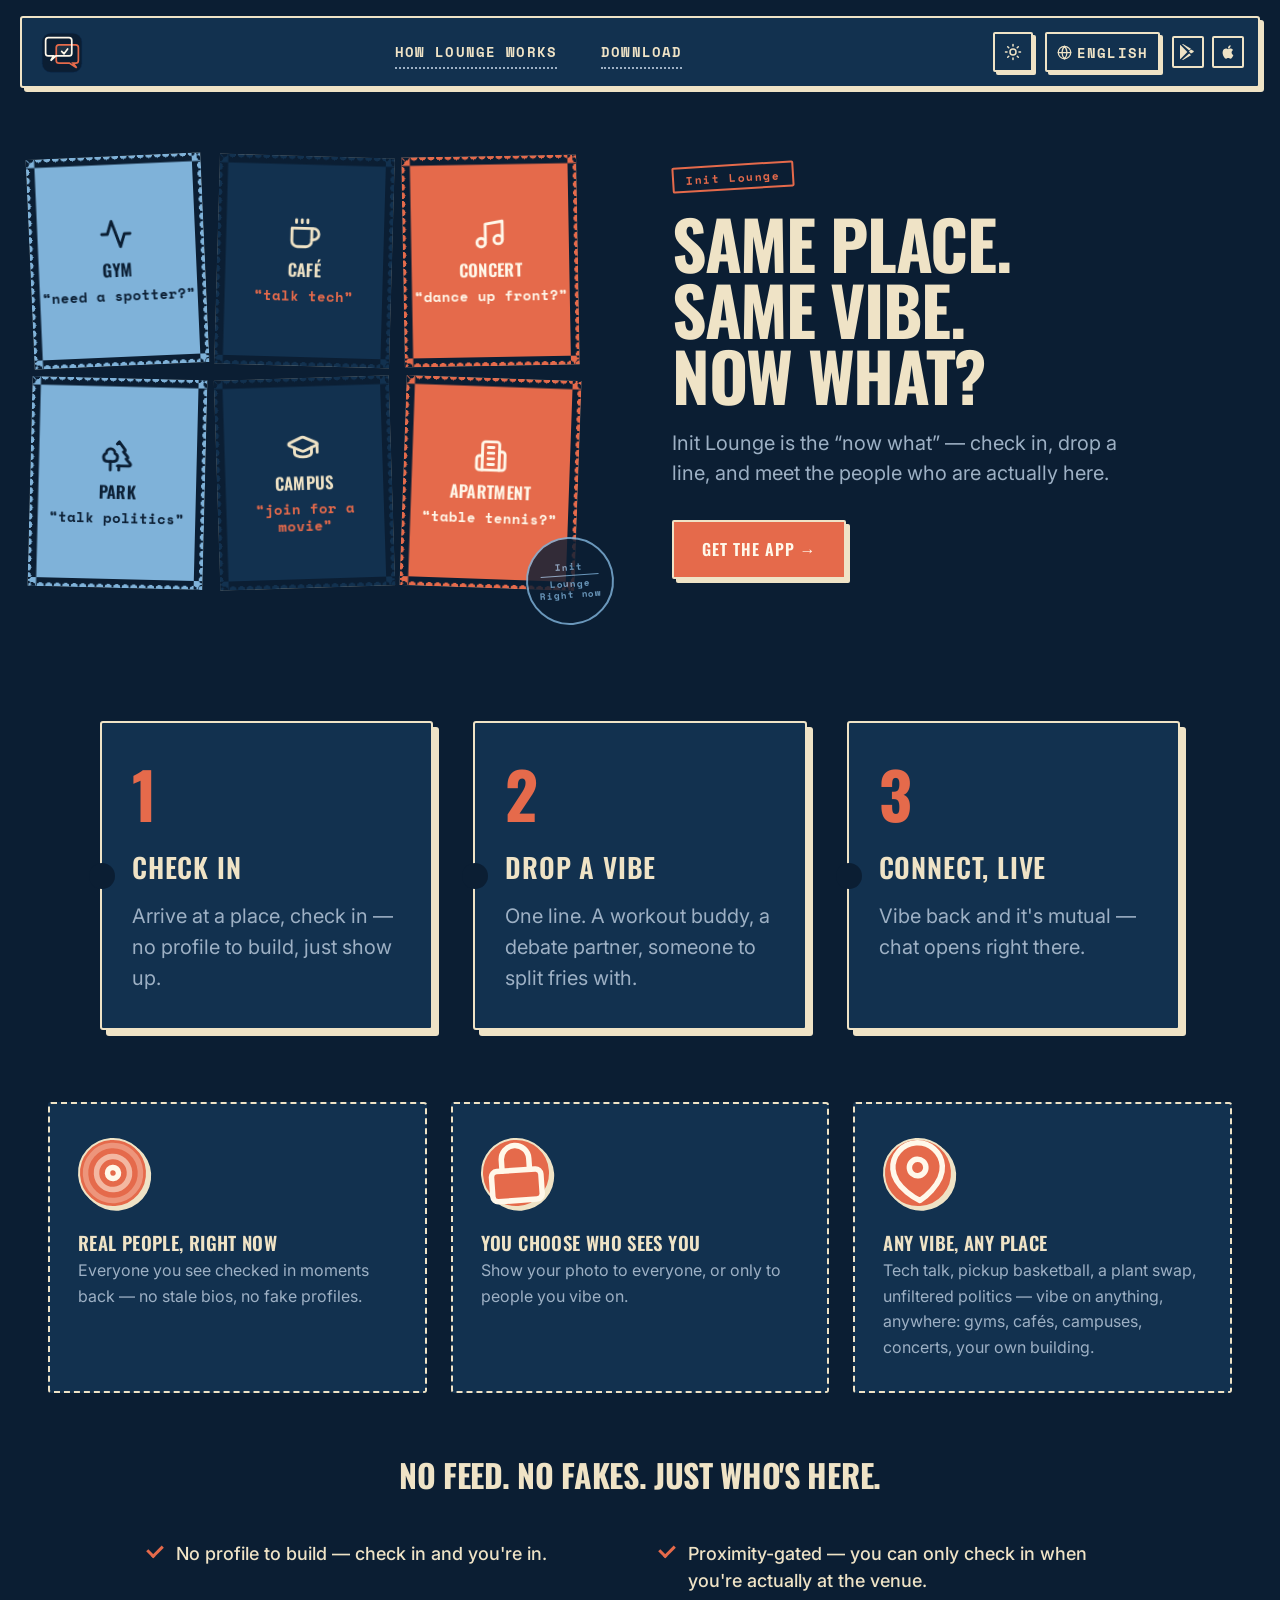
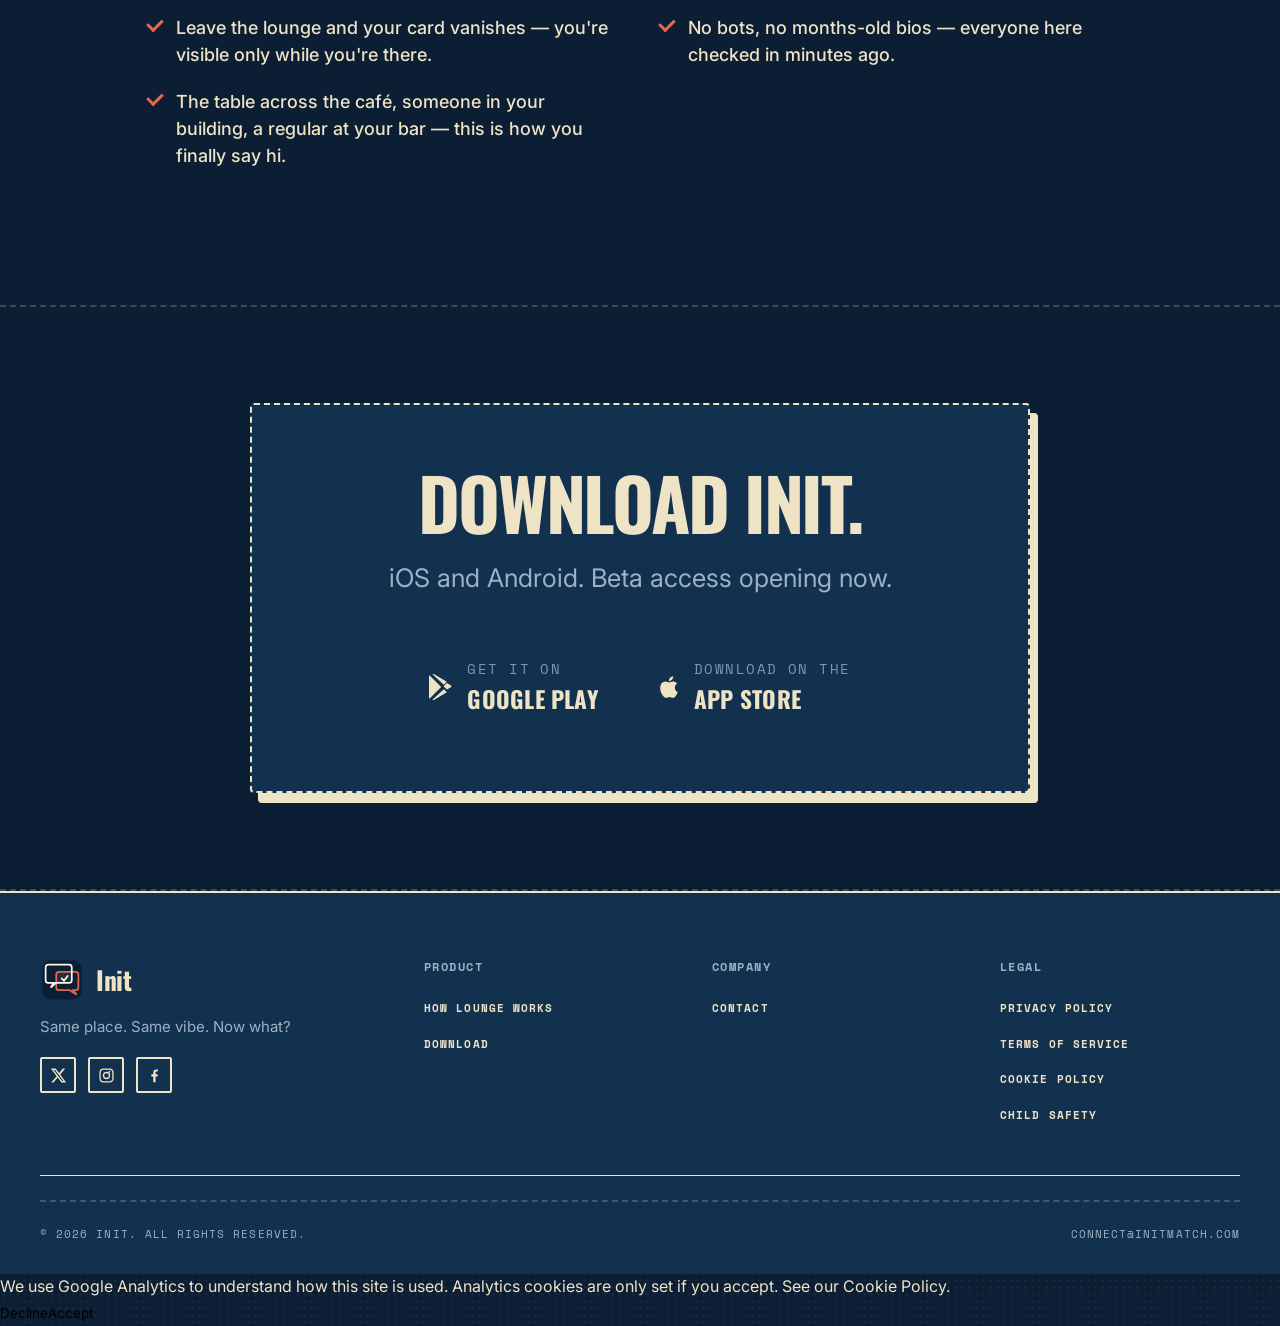
<file: index.html>
<!DOCTYPE html>
<html lang="en" data-theme="dark" translate="no">
<head>
  <meta charset="UTF-8" />
  <meta name="viewport" content="width=device-width, initial-scale=1.0" />
  <meta name="google" content="notranslate" />
  <title>Init — Same place. Same vibe. Now what?</title>
  <link rel="icon" type="image/png" sizes="32x32" href="images/favicon-32.png?v=4" />
  <link rel="icon" type="image/png" sizes="192x192" href="images/favicon-192.png?v=4" />
  <link rel="apple-touch-icon" href="images/favicon-192.png?v=4" />
  <meta name="description" content="Init is a location-based way to meet the people around you. Check in where you are, drop a one-line vibe, and connect with people who are here right now — your interest stays private unless it's mutual." />
  <meta name="keywords" content="meet people nearby, location based social app, check in, vibe matching, init app" />

  <!-- Open Graph -->
  <meta property="og:title" content="Init — Same place. Same vibe. Now what?" />
  <meta property="og:description" content="Check in where you are, drop a vibe, meet the people who are here right now." />
  <meta property="og:type" content="website" />
  <meta property="og:url" content="https://initmatch.com" />
  <meta property="og:image" content="https://initmatch.com/images/og-image.png" />

  <!-- Twitter -->
  <meta name="twitter:card" content="summary_large_image" />
  <meta name="twitter:title" content="Init — Same place. Same vibe. Now what?" />
  <meta name="twitter:description" content="Check in where you are, drop a vibe, meet the people who are here right now." />
  <meta name="twitter:image" content="https://initmatch.com/images/og-image.png" />

  <link rel="preconnect" href="https://fonts.googleapis.com" />
  <link rel="preconnect" href="https://fonts.gstatic.com" crossorigin />
  <link href="https://fonts.googleapis.com/css2?family=Oswald:wght@400;500;600;700&family=Space+Mono:wght@400;700&family=Inter:wght@400;500;600;700;800&display=swap" rel="stylesheet" />

  <link rel="stylesheet" href="css/style.css?v=4" />
  <link rel="stylesheet" href="css/v2.css?v=4" />

  <!-- GA4 / Firebase Analytics — measurement ID + Consent Mode v2 live in js/ga.js -->
  <script src="js/ga.js"></script>
</head>
<body>

<nav class="navbar" id="navbar">
  <a href="index.html" class="nav-logo" aria-label="Init — home">
    <svg class="nav-logo-icon" viewBox="30 20 360 360" xmlns="http://www.w3.org/2000/svg" aria-hidden="true"><rect x="48" y="46" width="324" height="320" rx="72" fill="#0B1E33" stroke="#0C2B4F" stroke-width="4"/><path d="M163,142 L290,142 L290,232 L163,232 Z" fill="#FFF8EA" fill-opacity="0.08"/><path d="M185,142 L322,142 Q344,142 344,164 L344,269 Q344,291 322,291 L300,291 L330,329 L270,291 L185,291 Q163,291 163,269 L163,164 Q163,142 185,142 Z" fill="none" stroke="#E56A4B" stroke-width="14"/><path d="M98,83 L268,83 Q290,83 290,105 L290,210 Q290,232 268,232 L160,232 L118,270 L140,232 L98,232 Q76,232 76,210 L76,105 Q76,83 98,83 Z" fill="none" stroke="#FFF8EA" stroke-width="14"/><path d="M207.25,195 L226.75,214.5 L256,175.5" fill="none" stroke="#FFF8EA" stroke-width="14" stroke-linecap="round" stroke-linejoin="round"/></svg>
  </a>

  <ul class="nav-links">
    <li><a href="#how" data-i18n="nav_how">How Lounge works</a></li>
    <li><a href="#download" data-i18n="nav_download">Download</a></li>
  </ul>

  <div class="nav-controls">
    <button class="theme-toggle" id="themeToggle" aria-label="Toggle theme">
      <svg class="moon" viewBox="0 0 24 24" fill="none" stroke="currentColor" stroke-width="2" stroke-linecap="round" stroke-linejoin="round" aria-hidden="true"><path d="M21 12.79A9 9 0 1 1 11.21 3 7 7 0 0 0 21 12.79z"/></svg>
      <svg class="sun" viewBox="0 0 24 24" fill="none" stroke="currentColor" stroke-width="2" stroke-linecap="round" stroke-linejoin="round" aria-hidden="true"><circle cx="12" cy="12" r="4"/><path d="M12 2v2M12 20v2M4.93 4.93l1.41 1.41M17.66 17.66l1.41 1.41M2 12h2M20 12h2M4.93 19.07l1.41-1.41M17.66 6.34l1.41-1.41"/></svg>
    </button>

    <div class="lang-selector" id="langSelector">
      <button class="lang-btn" id="langBtn" aria-haspopup="listbox" aria-expanded="false" aria-label="Select language">
        <svg width="15" height="15" viewBox="0 0 24 24" fill="none" stroke="currentColor" stroke-width="2" stroke-linecap="round" stroke-linejoin="round" aria-hidden="true">
          <circle cx="12" cy="12" r="10"/>
          <path d="M2 12h20M12 2a15.3 15.3 0 0 1 4 10 15.3 15.3 0 0 1-4 10 15.3 15.3 0 0 1-4-10 15.3 15.3 0 0 1 4-10z"/>
        </svg>
        <span id="langCurrent">EN</span>
      </button>
      <div class="lang-dropdown" id="langDropdown" hidden role="listbox" aria-label="Language"></div>
    </div>

    <div class="nav-store-btns">
      <a href="https://play.google.com/store/apps/details?id=com.initapp" class="nav-store-btn" aria-label="Get it on Google Play" target="_blank" rel="noopener">
        <svg width="16" height="16" viewBox="0 0 24 24" fill="currentColor" aria-hidden="true"><path d="M3.18 23.76c.39.22.84.27 1.27.14l12.04-6.95-2.76-2.76-10.55 9.57zM.29 1.27C.11 1.62 0 2.02 0 2.47v19.06c0 .45.1.85.29 1.2l.07.07 10.68-10.68v-.25L.36 1.2l-.07.07zM19.96 10.29L16.5 8.31 13.45 11.36l3.05 3.05 3.47-2c.99-.57.99-1.5-.01-2.12zM4.45.1L16.49 7.05l-2.76 2.76L3.18.24C3.58.1 4.05.16 4.45.1z"/></svg>
      </a>
      <a href="https://apps.apple.com/app/init-match/id6769866609" class="nav-store-btn" aria-label="Download on the App Store" target="_blank" rel="noopener">
        <svg width="16" height="16" viewBox="0 0 24 24" fill="currentColor" aria-hidden="true">
          <path d="M18.71 19.5c-.83 1.24-1.71 2.45-3.05 2.47-1.34.03-1.77-.79-3.29-.79-1.53 0-2 .77-3.27.82-1.31.05-2.3-1.32-3.14-2.53C4.25 17 2.94 12.45 4.7 9.39c.87-1.52 2.43-2.48 4.12-2.51 1.28-.02 2.5.87 3.29.87.78 0 2.26-1.07 3.8-.91.65.03 2.47.26 3.64 1.98-.09.06-2.17 1.28-2.15 3.81.03 3.02 2.65 4.03 2.68 4.04-.03.07-.42 1.44-1.38 2.83M13 3.5c.73-.83 1.94-1.46 2.94-1.5.13 1.17-.34 2.35-1.04 3.19-.69.85-1.83 1.51-2.95 1.42-.15-1.15.41-2.35 1.05-3.11z"/>
        </svg>
      </a>
    </div>

    <button class="mobile-menu-btn" id="mobileMenuBtn" aria-label="Open menu">
      <svg width="22" height="22" viewBox="0 0 24 24" fill="none" stroke="currentColor" stroke-width="2"><line x1="3" y1="6" x2="21" y2="6"/><line x1="3" y1="12" x2="21" y2="12"/><line x1="3" y1="18" x2="21" y2="18"/></svg>
    </button>
  </div>
</nav>

<div class="mobile-nav" id="mobileNav">
  <a href="#how" data-i18n="nav_how">How Lounge works</a>
  <a href="#download" data-i18n="nav_download">Download</a>
</div>

<!-- ══════════════════════════════════════════════
     HERO — Lounge. Cards left, text right.
     Ambient vibe-tag marquee bleeds behind the cards.
══════════════════════════════════════════════ -->
<section id="hero" class="landing-section landing-lounge">
  <div class="landing-split reverse">
    <div class="showcase-stack">
      <div class="postmark-ring hero-postmark" aria-hidden="true"><span>Init</span><span class="bar"></span><span>Lounge</span><span>Right&nbsp;now</span></div>
      <div class="stamp-sheet" aria-hidden="true">
        <div class="stamp stamp--blue">
          <svg viewBox="0 0 24 24" fill="none" stroke="currentColor" stroke-width="2" stroke-linecap="round" stroke-linejoin="round"><path d="M22 12h-4l-3 9L9 3l-3 9H2"/></svg>
          <span class="stamp-label">Gym</span>
          <span class="stamp-hint">&ldquo;need a spotter?&rdquo;</span>
        </div>
        <div class="stamp stamp--cream">
          <svg viewBox="0 0 24 24" fill="none" stroke="currentColor" stroke-width="2" stroke-linecap="round" stroke-linejoin="round"><path d="M17 8h1a4 4 0 1 1 0 8h-1"/><path d="M3 8h14v9a4 4 0 0 1-4 4H7a4 4 0 0 1-4-4Z"/><line x1="6" y1="2" x2="6" y2="4"/><line x1="10" y1="2" x2="10" y2="4"/><line x1="14" y1="2" x2="14" y2="4"/></svg>
          <span class="stamp-label">Café</span>
          <span class="stamp-hint">&ldquo;talk tech&rdquo;</span>
        </div>
        <div class="stamp stamp--orange">
          <svg viewBox="0 0 24 24" fill="none" stroke="currentColor" stroke-width="2" stroke-linecap="round" stroke-linejoin="round"><path d="M9 18V5l12-2v13"/><circle cx="6" cy="18" r="3"/><circle cx="18" cy="16" r="3"/></svg>
          <span class="stamp-label">Concert</span>
          <span class="stamp-hint">&ldquo;dance up front?&rdquo;</span>
        </div>
        <div class="stamp stamp--blue">
          <svg viewBox="0 0 24 24" fill="none" stroke="currentColor" stroke-width="2" stroke-linecap="round" stroke-linejoin="round"><path d="M10 10v.2A3 3 0 0 1 8.9 16H5a3 3 0 0 1-1-5.8V10a3 3 0 0 1 6 0Z"/><path d="M7 16v6M13 19v3"/><path d="M12 19h8.3a1 1 0 0 0 .7-1.7L18 14h.3a1 1 0 0 0 .7-1.7L16 9h.2a1 1 0 0 0 .8-1.7L13 2l-1.4 1.5"/></svg>
          <span class="stamp-label">Park</span>
          <span class="stamp-hint">&ldquo;talk politics&rdquo;</span>
        </div>
        <div class="stamp stamp--cream">
          <svg viewBox="0 0 24 24" fill="none" stroke="currentColor" stroke-width="2" stroke-linecap="round" stroke-linejoin="round"><path d="M21.42 10.922a1 1 0 0 0-.019-1.838L12.83 5.18a2 2 0 0 0-1.66 0L2.6 9.08a1 1 0 0 0 0 1.832l8.57 3.908a2 2 0 0 0 1.66 0z"/><path d="M22 10v6"/><path d="M6 12.5V16a6 3 0 0 0 12 0v-3.5"/></svg>
          <span class="stamp-label">Campus</span>
          <span class="stamp-hint">&ldquo;join for a movie&rdquo;</span>
        </div>
        <div class="stamp stamp--orange">
          <svg viewBox="0 0 24 24" fill="none" stroke="currentColor" stroke-width="2" stroke-linecap="round" stroke-linejoin="round"><path d="M6 22V4a2 2 0 0 1 2-2h8a2 2 0 0 1 2 2v18Z"/><path d="M6 12H4a2 2 0 0 0-2 2v6a2 2 0 0 0 2 2h2"/><path d="M18 9h2a2 2 0 0 1 2 2v9a2 2 0 0 1-2 2h-2"/><path d="M10 6h4M10 10h4M10 14h4M10 18h4"/></svg>
          <span class="stamp-label">Apartment</span>
          <span class="stamp-hint">&ldquo;table tennis?&rdquo;</span>
        </div>
      </div>
    </div>
    <div class="landing-text">
      <span class="landing-eyebrow" data-i18n="hero_eyebrow">Init Lounge</span>
      <h1 data-i18n-html="ll_title">Same place. Same vibe.<br>Now what?</h1>
      <p class="lead" data-i18n="ll_lead">Init Lounge is the &ldquo;now what&rdquo; &mdash; check in, drop a line, and meet the people who are actually here.</p>
      <a href="#download" class="btn-flat-gold" data-i18n="btn_get_app">Get the app →</a>
    </div>
  </div>

  <div class="steps-band" id="how">
    <div class="steps s-lounge">
      <div class="step">
        <span class="step-num">1</span>
        <h4 data-i18n="lounge_step1_title">Check in</h4>
        <p data-i18n="ll_step1_body">Arrive at a place, check in — no profile to build, just show up.</p>
      </div>
      <div class="step">
        <span class="step-num">2</span>
        <h4 data-i18n="lounge_step2_title">Drop a vibe</h4>
        <p data-i18n="ll_step2_body">One line. A workout buddy, a debate partner, someone to split fries with.</p>
      </div>
      <div class="step">
        <span class="step-num">3</span>
        <h4 data-i18n="ll_step3_title">Connect, live</h4>
        <p data-i18n="ll_step3_body">Vibe back and it's mutual — chat opens right there.</p>
      </div>
    </div>
  </div>

  <div class="usp-grid u-lounge">
    <div class="usp-card reveal">
      <span class="usp-card-art">
        <svg viewBox="0 0 24 24" fill="none" stroke="currentColor" stroke-width="2" stroke-linecap="round" stroke-linejoin="round"><circle cx="12" cy="12" r="2"/><circle cx="12" cy="12" r="6" opacity="0.55"/><circle cx="12" cy="12" r="10" opacity="0.3"/></svg>
      </span>
      <h3 data-i18n="ll_usp1_title">Real people, right now</h3>
      <p data-i18n="ll_usp1_body">Everyone you see checked in moments back — no stale bios, no fake profiles.</p>
    </div>
    <div class="usp-card reveal">
      <span class="usp-card-art">
        <svg viewBox="0 0 24 24" fill="none" stroke="currentColor" stroke-width="2" stroke-linecap="round" stroke-linejoin="round"><rect x="3" y="11" width="18" height="11" rx="2"/><path d="M7 11V7a5 5 0 0 1 10 0v4"/></svg>
      </span>
      <h3 data-i18n="ll_usp2_title">You choose who sees you</h3>
      <p data-i18n="ll_usp2_body">Show your photo to everyone, or only to people you vibe on.</p>
    </div>
    <div class="usp-card reveal">
      <span class="usp-card-art">
        <svg viewBox="0 0 24 24" fill="none" stroke="currentColor" stroke-width="2" stroke-linecap="round" stroke-linejoin="round"><path d="M21 10c0 7-9 12-9 12s-9-5-9-12a9 9 0 0 1 18 0z"/><circle cx="12" cy="10" r="3"/></svg>
      </span>
      <h3 data-i18n="ll_usp3_title">Any vibe, any place</h3>
      <p data-i18n="ll_usp3_body">Tech talk, pickup basketball, a plant swap, unfiltered politics — vibe on anything, anywhere: gyms, cafés, campuses, concerts, your own building.</p>
    </div>
  </div>

  <div class="lounge-points">
    <h2 data-i18n="lp_title">No feed. No fakes. Just who's here.</h2>
    <div class="usp-bullets">
      <p class="usp-bullet reveal" data-i18n="lp_a">No profile to build — check in and you're in.</p>
      <p class="usp-bullet reveal" data-i18n="lp_e">Proximity-gated — you can only check in when you're actually at the venue.</p>
      <p class="usp-bullet reveal" data-i18n="lp_b">Leave the lounge and your card vanishes — you're visible only while you're there.</p>
      <p class="usp-bullet reveal" data-i18n="lp_d">No bots, no months-old bios — everyone here checked in minutes ago.</p>
      <p class="usp-bullet reveal" data-i18n="lp_c">The table across the café, someone in your building, a regular at your bar — this is how you finally say hi.</p>
    </div>
  </div>
</section>

<!-- ══════════════════════════════════════════════
     DOWNLOAD
══════════════════════════════════════════════ -->
<section id="download" class="bg-surface">
  <div class="download reveal">
    <h2 data-i18n="dl_title">Download Init.</h2>
    <p data-i18n="dl_body">iOS and Android. Beta access opening now.</p>
    <div class="store-buttons">
      <a href="https://play.google.com/store/apps/details?id=com.initapp" class="store-btn" aria-label="Get it on Google Play" target="_blank" rel="noopener">
        <span class="store-btn-icon"><svg viewBox="0 0 24 24" fill="currentColor" aria-hidden="true"><path d="M3.18 23.76c.39.22.84.27 1.27.14l12.04-6.95-2.76-2.76-10.55 9.57zM.29 1.27C.11 1.62 0 2.02 0 2.47v19.06c0 .45.1.85.29 1.2l.07.07 10.68-10.68v-.25L.36 1.2l-.07.07zM19.96 10.29L16.5 8.31 13.45 11.36l3.05 3.05 3.47-2c.99-.57.99-1.5-.01-2.12zM4.45.1L16.49 7.05l-2.76 2.76L3.18.24C3.58.1 4.05.16 4.45.1z"/></svg></span>
        <span class="store-btn-text"><small>Get it on</small><strong>Google Play</strong></span>
      </a>

      <a href="https://apps.apple.com/app/init-match/id6769866609" class="store-btn" aria-label="Download on the App Store" target="_blank" rel="noopener">
        <span class="store-btn-icon">
          <svg viewBox="0 0 24 24" fill="currentColor" aria-hidden="true">
            <path d="M18.71 19.5c-.83 1.24-1.71 2.45-3.05 2.47-1.34.03-1.77-.79-3.29-.79-1.53 0-2 .77-3.27.82-1.31.05-2.3-1.32-3.14-2.53C4.25 17 2.94 12.45 4.7 9.39c.87-1.52 2.43-2.48 4.12-2.51 1.28-.02 2.5.87 3.29.87.78 0 2.26-1.07 3.8-.91.65.03 2.47.26 3.64 1.98-.09.06-2.17 1.28-2.15 3.81.03 3.02 2.65 4.03 2.68 4.04-.03.07-.42 1.44-1.38 2.83M13 3.5c.73-.83 1.94-1.46 2.94-1.5.13 1.17-.34 2.35-1.04 3.19-.69.85-1.83 1.51-2.95 1.42-.15-1.15.41-2.35 1.05-3.11z"/>
          </svg>
        </span>
        <span class="store-btn-text">
          <small>Download on the</small>
          <strong>App Store</strong>
        </span>
      </a>
    </div>
  </div>
</section>

<!-- ══════════════════════════════════════════════
     FOOTER
══════════════════════════════════════════════ -->
<footer class="footer">
  <div class="footer-grid">
    <div class="footer-brand">
      <a href="index.html" class="nav-logo">
        <svg class="nav-logo-icon" viewBox="30 20 360 360" xmlns="http://www.w3.org/2000/svg" aria-hidden="true"><rect x="48" y="46" width="324" height="320" rx="72" fill="#0B1E33" stroke="#0C2B4F" stroke-width="4"/><path d="M163,142 L290,142 L290,232 L163,232 Z" fill="#FFF8EA" fill-opacity="0.08"/><path d="M185,142 L322,142 Q344,142 344,164 L344,269 Q344,291 322,291 L300,291 L330,329 L270,291 L185,291 Q163,291 163,269 L163,164 Q163,142 185,142 Z" fill="none" stroke="#E56A4B" stroke-width="14"/><path d="M98,83 L268,83 Q290,83 290,105 L290,210 Q290,232 268,232 L160,232 L118,270 L140,232 L98,232 Q76,232 76,210 L76,105 Q76,83 98,83 Z" fill="none" stroke="#FFF8EA" stroke-width="14"/><path d="M207.25,195 L226.75,214.5 L256,175.5" fill="none" stroke="#FFF8EA" stroke-width="14" stroke-linecap="round" stroke-linejoin="round"/></svg>
        Init
      </a>
      <p data-i18n="home_footer_tagline">Same place. Same vibe. Now what?</p>
      <div class="footer-social">
        <a href="https://x.com/Init_Match" class="footer-social-link" aria-label="Init on X" target="_blank" rel="noopener">
          <svg viewBox="0 0 24 24" aria-hidden="true"><path d="M18.244 2.25h3.308l-7.227 8.26 8.502 11.24H16.17l-5.214-6.817L4.99 21.75H1.68l7.73-8.835L1.254 2.25H8.08l4.713 6.231zm-1.161 17.52h1.833L7.084 4.126H5.117z"/></svg>
        </a>
        <a href="https://www.instagram.com/init.match/" class="footer-social-link" aria-label="Init on Instagram" target="_blank" rel="noopener">
          <svg viewBox="0 0 24 24" aria-hidden="true"><path d="M12 2c-2.72 0-3.06.01-4.12.06-1.06.05-1.79.22-2.43.47-.66.26-1.22.6-1.77 1.16-.56.55-.9 1.11-1.16 1.77-.25.64-.42 1.37-.47 2.43C2 8.94 2 9.28 2 12s.01 3.06.06 4.12c.05 1.06.22 1.79.47 2.43.26.66.6 1.22 1.16 1.77.55.56 1.11.9 1.77 1.16.64.25 1.37.42 2.43.47C8.94 22 9.28 22 12 22s3.06-.01 4.12-.06c1.06-.05 1.79-.22 2.43-.47.66-.26 1.22-.6 1.77-1.16.56-.55.9-1.11 1.16-1.77.25-.64.42-1.37.47-2.43.05-1.06.06-1.4.06-4.12s-.01-3.06-.06-4.12c-.05-1.06-.22-1.79-.47-2.43a4.9 4.9 0 0 0-1.16-1.77 4.9 4.9 0 0 0-1.77-1.16c-.64-.25-1.37-.42-2.43-.47C15.06 2 14.72 2 12 2zm0 1.8c2.67 0 2.99.01 4.04.06.98.04 1.5.21 1.86.35.47.18.8.4 1.15.75.35.35.57.68.75 1.15.14.36.31.88.35 1.86.05 1.05.06 1.37.06 4.04s-.01 2.99-.06 4.04c-.04.98-.21 1.5-.35 1.86-.18.47-.4.8-.75 1.15-.35.35-.68.57-1.15.75-.36.14-.88.31-1.86.35-1.05.05-1.37.06-4.04.06s-2.99-.01-4.04-.06c-.98-.04-1.5-.21-1.86-.35a3.1 3.1 0 0 1-1.15-.75 3.1 3.1 0 0 1-.75-1.15c-.14-.36-.31-.88-.35-1.86C3.8 14.99 3.8 14.67 3.8 12s.01-2.99.06-4.04c.04-.98.21-1.5.35-1.86.18-.47.4-.8.75-1.15.35-.35.68-.57 1.15-.75.36-.14.88-.31 1.86-.35C9.01 3.81 9.33 3.8 12 3.8zm0 3.05a5.15 5.15 0 1 0 0 10.3 5.15 5.15 0 0 0 0-10.3zm0 8.5a3.35 3.35 0 1 1 0-6.7 3.35 3.35 0 0 1 0 6.7zm5.36-8.7a1.2 1.2 0 1 1-2.4 0 1.2 1.2 0 0 1 2.4 0z"/></svg>
        </a>
        <a href="https://www.facebook.com/profile.php?id=61588772738912" class="footer-social-link" aria-label="Init on Facebook" target="_blank" rel="noopener">
          <svg viewBox="0 0 24 24" aria-hidden="true"><path d="M13.5 21.5v-8.2h2.75l.41-3.2h-3.16V8.05c0-.93.26-1.56 1.59-1.56h1.7V3.62c-.29-.04-1.29-.12-2.46-.12-2.43 0-4.1 1.48-4.1 4.2v2.4H7.5v3.2h2.73v8.2z"/></svg>
        </a>
      </div>
    </div>
    <div class="footer-col">
      <h4 data-i18n="footer_product">Product</h4>
      <ul>
        <li><a href="#how" data-i18n="nav_how">How Lounge works</a></li>
        <li><a href="#download" data-i18n="nav_download">Download</a></li>
      </ul>
    </div>
    <div class="footer-col">
      <h4 data-i18n="footer_company">Company</h4>
      <ul><li><a href="mailto:connect@initmatch.com" data-i18n="footer_contact">Contact</a></li></ul>
    </div>
    <div class="footer-col">
      <h4 data-i18n="footer_legal">Legal</h4>
      <ul>
        <li><a href="privacy.html" data-i18n="footer_privacy">Privacy Policy</a></li>
        <li><a href="terms.html" data-i18n="footer_terms">Terms of Service</a></li>
        <li><a href="cookie-policy.html" data-i18n="footer_cookie">Cookie Policy</a></li>
        <li><a href="child-safety.html">Child Safety</a></li>
      </ul>
    </div>
  </div>
  <div class="footer-bottom">
    <p>&copy; 2026 Init. <span data-i18n="footer_rights">All rights reserved.</span></p>
    <a href="mailto:connect@initmatch.com">connect@initmatch.com</a>
  </div>
</footer>

<script src="js/main.js?v=2"></script>
<script src="js/i18n.js?v=2"></script>
<script src="js/analytics.js?v=2"></script>
<script src="js/consent.js"></script>
</body>
</html>
</file>
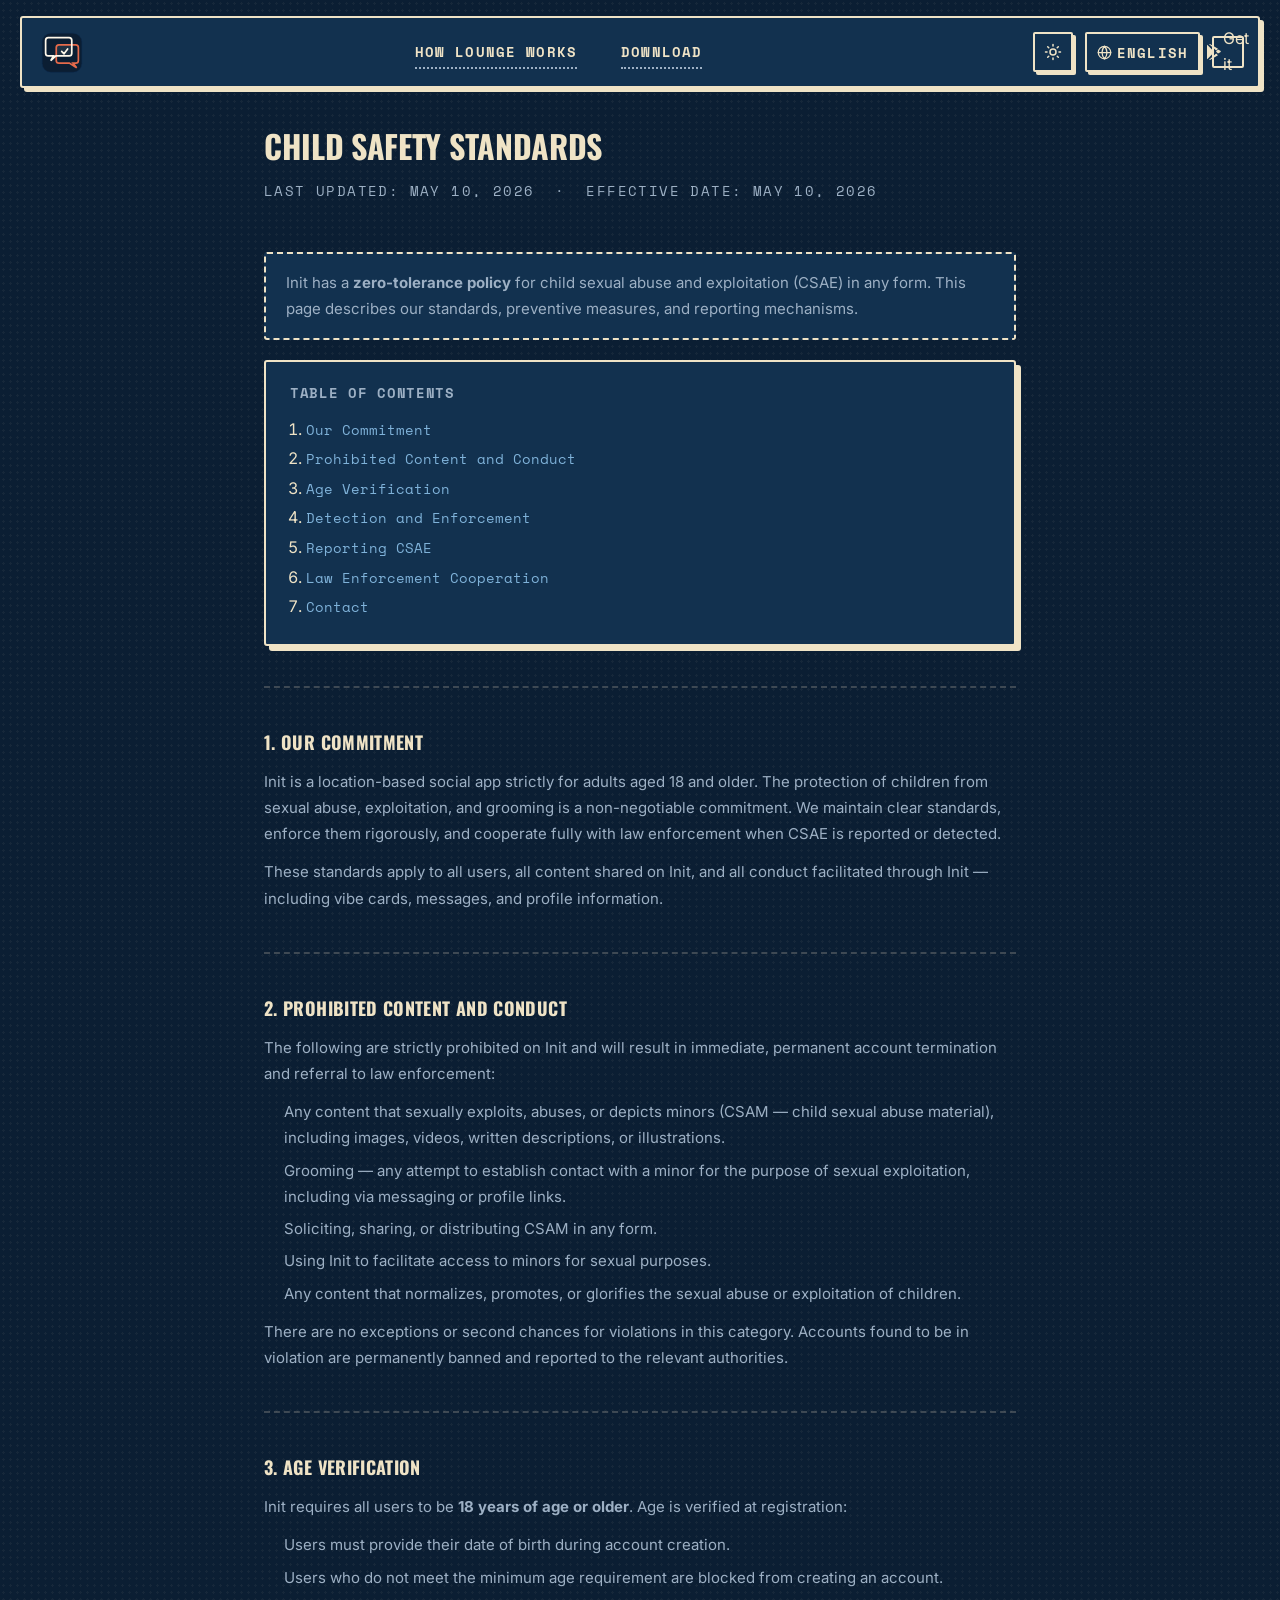
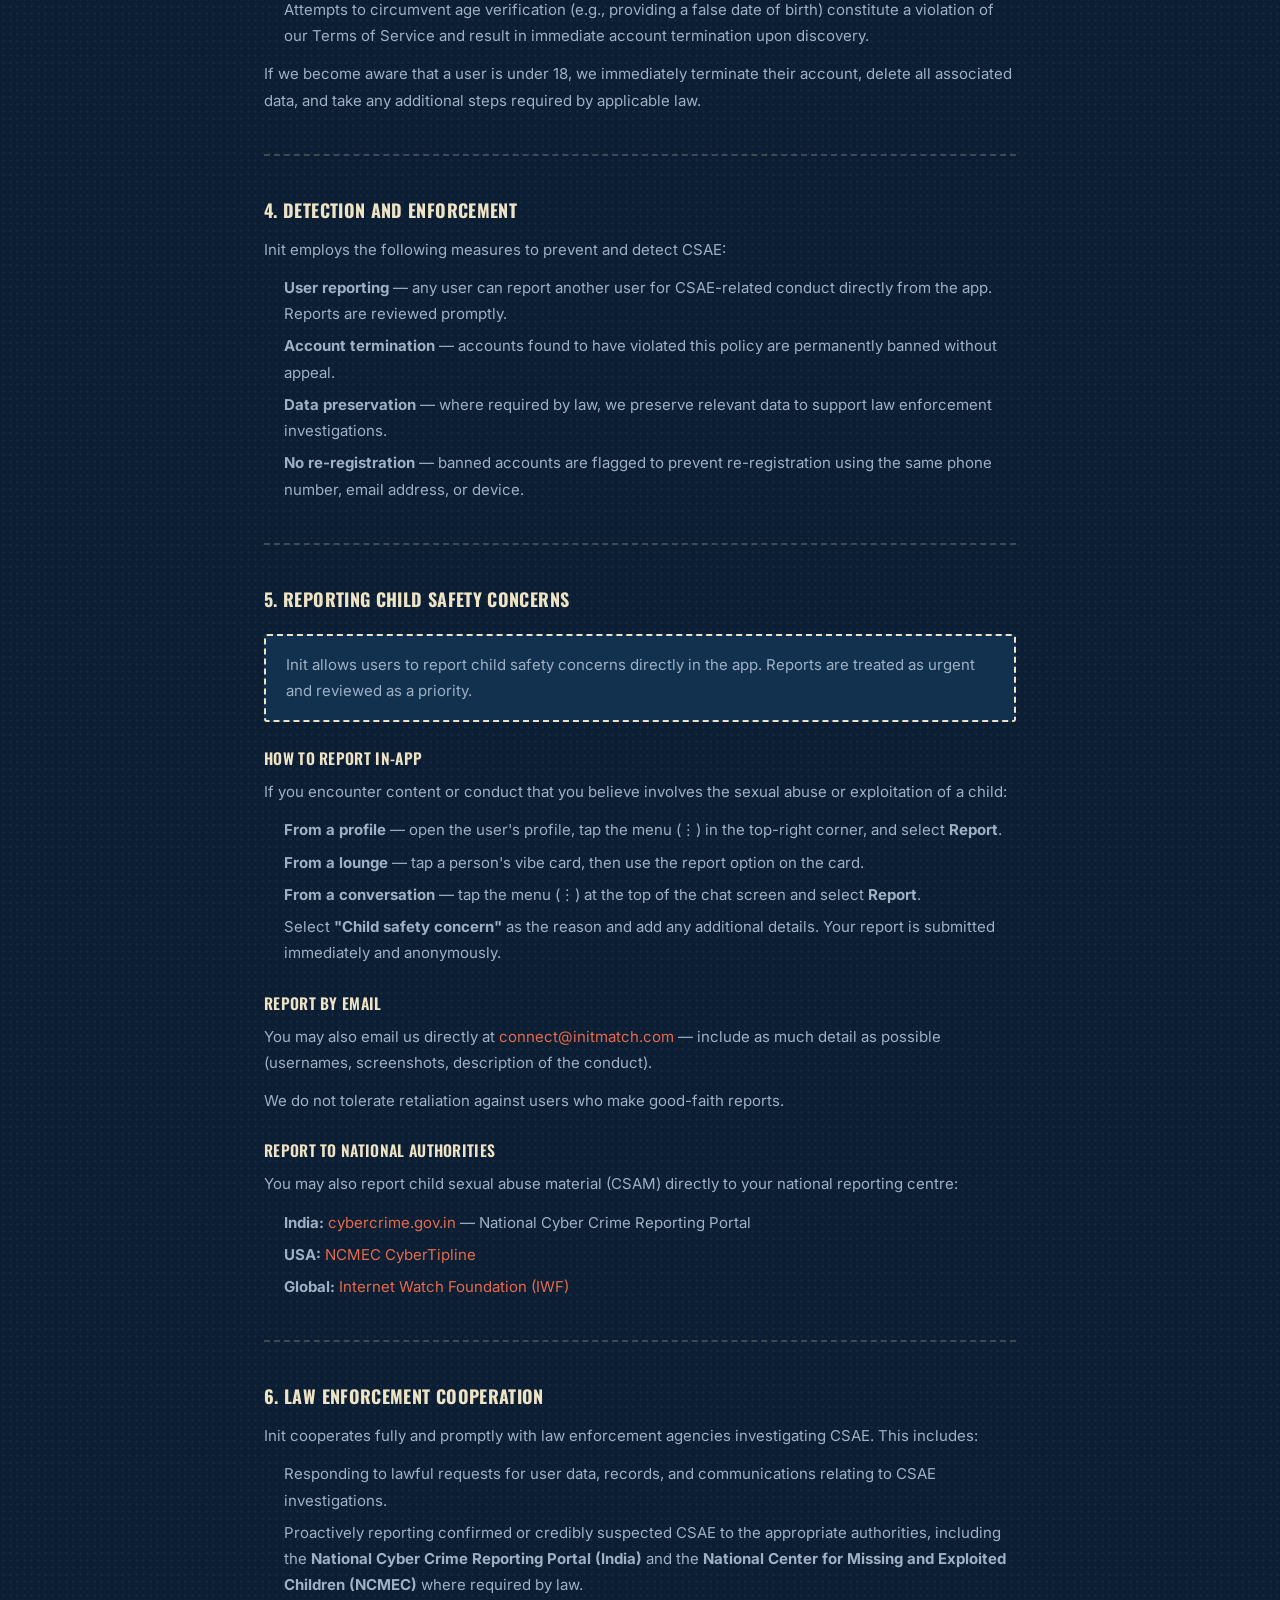
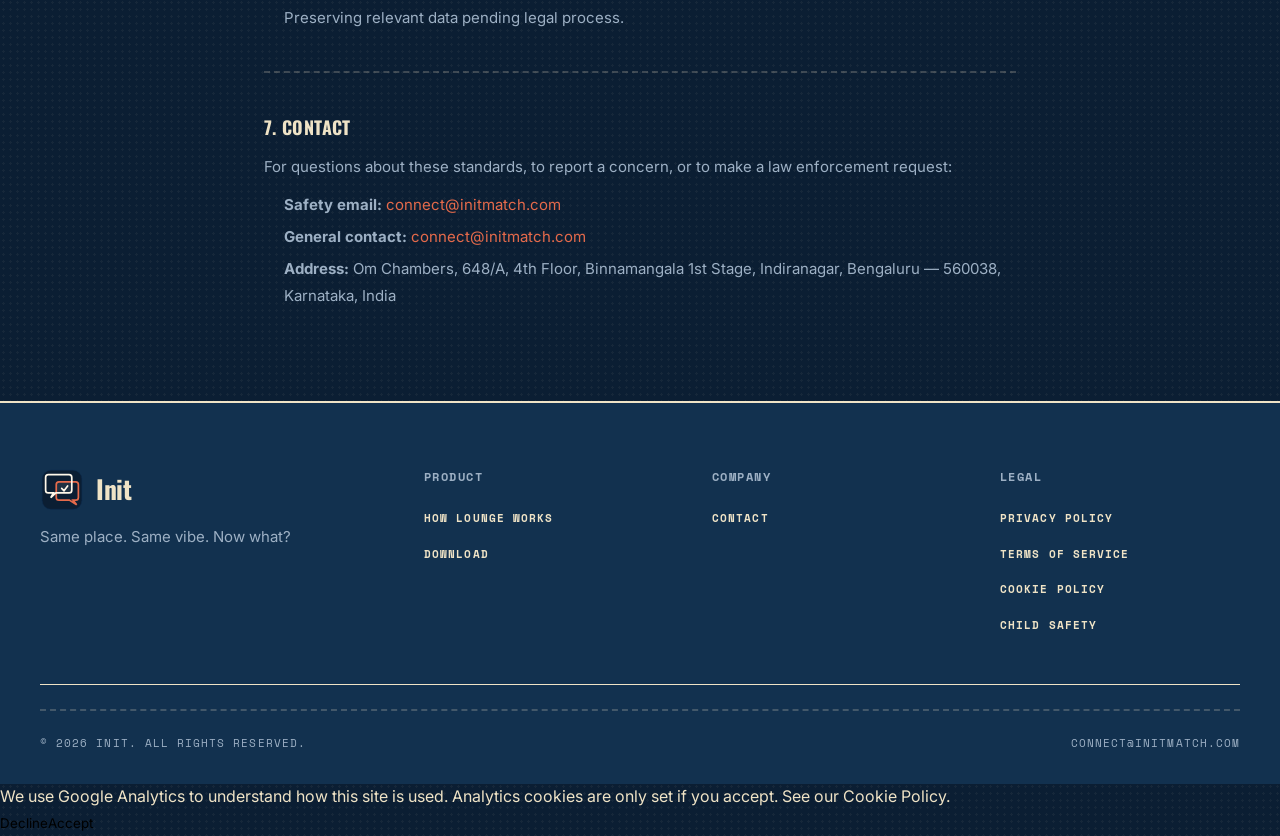
<file: child-safety.html>
<!DOCTYPE html>
<html lang="en" data-theme="dark">
<head>
  <meta charset="UTF-8" />
  <meta name="viewport" content="width=device-width, initial-scale=1.0" />
  <title>Child Safety Standards — Init</title>
  <link rel="icon" type="image/png" sizes="32x32" href="images/favicon-32.png?v=4" />
  <link rel="icon" type="image/png" sizes="192x192" href="images/favicon-192.png?v=4" />
  <link rel="apple-touch-icon" href="images/favicon-192.png?v=4" />
  <meta name="description" content="Init's standards against child sexual abuse and exploitation (CSAE)." />
  <link rel="preconnect" href="https://fonts.googleapis.com" />
  <link rel="preconnect" href="https://fonts.gstatic.com" crossorigin />
  <link href="https://fonts.googleapis.com/css2?family=Oswald:wght@400;500;600;700&family=Space+Mono:wght@400;700&family=Inter:wght@400;500;600;700;800&display=swap" rel="stylesheet" />
  <link rel="stylesheet" href="css/style.css?v=4" />
  <link rel="stylesheet" href="css/v2.css?v=4" />
  <!-- GA4 / Firebase Analytics — measurement ID + Consent Mode v2 live in js/ga.js -->
  <script src="js/ga.js"></script>
  <style>
    .legal-page { max-width: 800px; margin: 0 auto; padding: 120px 24px 80px; }
    .legal-page h1 { font-size: 2rem; font-weight: 800; margin-bottom: 8px; color: var(--text); }
    .legal-page .meta { color: var(--text-secondary); font-size: 0.875rem; margin-bottom: 48px; }
    .legal-page h2 { font-size: 1.125rem; font-weight: 700; margin: 40px 0 12px; color: var(--text); }
    .legal-page h3 { font-size: 0.975rem; font-weight: 600; margin: 24px 0 8px; color: var(--text); }
    .legal-page p { color: var(--text-secondary); line-height: 1.75; margin-bottom: 12px; font-size: 0.9375rem; }
    .legal-page ul { color: var(--text-secondary); line-height: 1.75; margin: 0 0 12px 20px; font-size: 0.9375rem; }
    .legal-page ul li { margin-bottom: 6px; }
    .legal-page a { color: var(--primary); text-decoration: none; }
    .legal-page a:hover { text-decoration: underline; }
    .legal-page .highlight-box {
      background: var(--card);
      border: 1px solid var(--border);
      border-left: 3px solid var(--primary);
      border-radius: var(--radius);
      padding: 16px 20px;
      margin: 20px 0;
    }
    .legal-page .highlight-box p { margin-bottom: 0; }
    .legal-toc { background: var(--card); border: 1px solid var(--border); border-radius: var(--radius); padding: 20px 24px; margin-bottom: 40px; }
    .legal-toc h4 { font-size: 0.875rem; font-weight: 600; color: var(--text); margin-bottom: 12px; text-transform: uppercase; letter-spacing: 0.05em; }
    .legal-toc ol { margin: 0 0 0 16px; padding: 0; }
    .legal-toc ol li { margin-bottom: 4px; }
    .legal-toc ol li a { color: var(--primary); font-size: 0.875rem; text-decoration: none; }
    .legal-toc ol li a:hover { text-decoration: underline; }
    .section-divider { border: none; border-top: 1px solid var(--border); margin: 40px 0; }
  </style>
</head>
<body>

<nav class="navbar" id="navbar">
  <a href="index.html" class="nav-logo" aria-label="Init — home">
    <svg class="nav-logo-icon" viewBox="30 20 360 360" xmlns="http://www.w3.org/2000/svg" aria-hidden="true"><rect x="48" y="46" width="324" height="320" rx="72" fill="#0B1E33" stroke="#0C2B4F" stroke-width="4"/><path d="M163,142 L290,142 L290,232 L163,232 Z" fill="#FFF8EA" fill-opacity="0.08"/><path d="M185,142 L322,142 Q344,142 344,164 L344,269 Q344,291 322,291 L300,291 L330,329 L270,291 L185,291 Q163,291 163,269 L163,164 Q163,142 185,142 Z" fill="none" stroke="#E56A4B" stroke-width="14"/><path d="M98,83 L268,83 Q290,83 290,105 L290,210 Q290,232 268,232 L160,232 L118,270 L140,232 L98,232 Q76,232 76,210 L76,105 Q76,83 98,83 Z" fill="none" stroke="#FFF8EA" stroke-width="14"/><path d="M207.25,195 L226.75,214.5 L256,175.5" fill="none" stroke="#FFF8EA" stroke-width="14" stroke-linecap="round" stroke-linejoin="round"/></svg>
  </a>

  <ul class="nav-links">
    <li><a href="index.html#how" data-i18n="nav_how">How Lounge works</a></li>
    <li><a href="index.html#download" data-i18n="nav_download">Download</a></li>
  </ul>

  <div class="nav-controls">
    <button class="theme-toggle" id="themeToggle" aria-label="Toggle theme">
      <svg class="moon" viewBox="0 0 24 24" fill="none" stroke="currentColor" stroke-width="2" stroke-linecap="round" stroke-linejoin="round" aria-hidden="true">
        <path d="M21 12.79A9 9 0 1 1 11.21 3 7 7 0 0 0 21 12.79z"/>
      </svg>
      <svg class="sun" viewBox="0 0 24 24" fill="none" stroke="currentColor" stroke-width="2" stroke-linecap="round" stroke-linejoin="round" aria-hidden="true">
        <circle cx="12" cy="12" r="4"/>
        <path d="M12 2v2M12 20v2M4.93 4.93l1.41 1.41M17.66 17.66l1.41 1.41M2 12h2M20 12h2M4.93 19.07l1.41-1.41M17.66 6.34l1.41-1.41"/>
      </svg>
    </button>

    <div class="lang-selector" id="langSelector">
      <button class="lang-btn" id="langBtn" aria-haspopup="listbox" aria-expanded="false" aria-label="Select language">
        <svg width="15" height="15" viewBox="0 0 24 24" fill="none" stroke="currentColor" stroke-width="2" stroke-linecap="round" stroke-linejoin="round" aria-hidden="true">
          <circle cx="12" cy="12" r="10"/>
          <path d="M2 12h20M12 2a15.3 15.3 0 0 1 4 10 15.3 15.3 0 0 1-4 10 15.3 15.3 0 0 1-4-10 15.3 15.3 0 0 1 4-10z"/>
        </svg>
        <span id="langCurrent">EN</span>
      </button>
      <div class="lang-dropdown" id="langDropdown" hidden role="listbox" aria-label="Language"></div>
    </div>

    <div class="nav-store-btns">
      <a href="https://play.google.com/store/apps/details?id=com.initapp" class="nav-store-btn" aria-label="Get it on Google Play" target="_blank" rel="noopener">
        <svg width="16" height="16" viewBox="0 0 24 24" fill="currentColor" aria-hidden="true"><path d="M3.18 23.76c.39.22.84.27 1.27.14l12.04-6.95-2.76-2.76-10.55 9.57zM.29 1.27C.11 1.62 0 2.02 0 2.47v19.06c0 .45.1.85.29 1.2l.07.07 10.68-10.68v-.25L.36 1.2l-.07.07zM19.96 10.29L16.5 8.31 13.45 11.36l3.05 3.05 3.47-2c.99-.57.99-1.5-.01-2.12zM4.45.1L16.49 7.05l-2.76 2.76L3.18.24C3.58.1 4.05.16 4.45.1z"/></svg>
        <span>Get it</span>
      </a>
    </div>

    <button class="mobile-menu-btn" id="mobileMenuBtn" aria-label="Open menu">
      <svg width="22" height="22" viewBox="0 0 24 24" fill="none" stroke="currentColor" stroke-width="2">
        <line x1="3" y1="6" x2="21" y2="6"/><line x1="3" y1="12" x2="21" y2="12"/><line x1="3" y1="18" x2="21" y2="18"/>
      </svg>
    </button>
  </div>
</nav>

<div class="mobile-nav" id="mobileNav">
  <a href="index.html#how" data-i18n="nav_how">How Lounge works</a>
  <a href="index.html#download" data-i18n="nav_download">Download</a>
</div>

<main class="legal-page">
  <h1>Child Safety Standards</h1>
  <p class="meta">Last Updated: May 10, 2026 &nbsp;·&nbsp; Effective Date: May 10, 2026</p>

  <div class="highlight-box">
    <p>Init has a <strong>zero-tolerance policy</strong> for child sexual abuse and exploitation (CSAE) in any form. This page describes our standards, preventive measures, and reporting mechanisms.</p>
  </div>

  <div class="legal-toc">
    <h4>Table of Contents</h4>
    <ol>
      <li><a href="#s1">Our Commitment</a></li>
      <li><a href="#s2">Prohibited Content and Conduct</a></li>
      <li><a href="#s3">Age Verification</a></li>
      <li><a href="#s4">Detection and Enforcement</a></li>
      <li><a href="#s5">Reporting CSAE</a></li>
      <li><a href="#s6">Law Enforcement Cooperation</a></li>
      <li><a href="#s7">Contact</a></li>
    </ol>
  </div>

  <hr class="section-divider" />

  <h2 id="s1">1. Our Commitment</h2>
  <p>Init is a location-based social app strictly for adults aged 18 and older. The protection of children from sexual abuse, exploitation, and grooming is a non-negotiable commitment. We maintain clear standards, enforce them rigorously, and cooperate fully with law enforcement when CSAE is reported or detected.</p>
  <p>These standards apply to all users, all content shared on Init, and all conduct facilitated through Init — including vibe cards, messages, and profile information.</p>

  <hr class="section-divider" />

  <h2 id="s2">2. Prohibited Content and Conduct</h2>
  <p>The following are strictly prohibited on Init and will result in immediate, permanent account termination and referral to law enforcement:</p>
  <ul>
    <li>Any content that sexually exploits, abuses, or depicts minors (CSAM — child sexual abuse material), including images, videos, written descriptions, or illustrations.</li>
    <li>Grooming — any attempt to establish contact with a minor for the purpose of sexual exploitation, including via messaging or profile links.</li>
    <li>Soliciting, sharing, or distributing CSAM in any form.</li>
    <li>Using Init to facilitate access to minors for sexual purposes.</li>
    <li>Any content that normalizes, promotes, or glorifies the sexual abuse or exploitation of children.</li>
  </ul>
  <p>There are no exceptions or second chances for violations in this category. Accounts found to be in violation are permanently banned and reported to the relevant authorities.</p>

  <hr class="section-divider" />

  <h2 id="s3">3. Age Verification</h2>
  <p>Init requires all users to be <strong>18 years of age or older</strong>. Age is verified at registration:</p>
  <ul>
    <li>Users must provide their date of birth during account creation.</li>
    <li>Users who do not meet the minimum age requirement are blocked from creating an account.</li>
    <li>Attempts to circumvent age verification (e.g., providing a false date of birth) constitute a violation of our Terms of Service and result in immediate account termination upon discovery.</li>
  </ul>
  <p>If we become aware that a user is under 18, we immediately terminate their account, delete all associated data, and take any additional steps required by applicable law.</p>

  <hr class="section-divider" />

  <h2 id="s4">4. Detection and Enforcement</h2>
  <p>Init employs the following measures to prevent and detect CSAE:</p>
  <ul>
    <li><strong>User reporting</strong> — any user can report another user for CSAE-related conduct directly from the app. Reports are reviewed promptly.</li>
    <li><strong>Account termination</strong> — accounts found to have violated this policy are permanently banned without appeal.</li>
    <li><strong>Data preservation</strong> — where required by law, we preserve relevant data to support law enforcement investigations.</li>
    <li><strong>No re-registration</strong> — banned accounts are flagged to prevent re-registration using the same phone number, email address, or device.</li>
  </ul>

  <hr class="section-divider" />

  <h2 id="s5">5. Reporting Child Safety Concerns</h2>

  <div class="highlight-box">
    <p>Init allows users to report child safety concerns directly in the app. Reports are treated as urgent and reviewed as a priority.</p>
  </div>

  <h3>How to report in-app</h3>
  <p>If you encounter content or conduct that you believe involves the sexual abuse or exploitation of a child:</p>
  <ul>
    <li><strong>From a profile</strong> — open the user's profile, tap the menu (⋮) in the top-right corner, and select <strong>Report</strong>.</li>
    <li><strong>From a lounge</strong> — tap a person's vibe card, then use the report option on the card.</li>
    <li><strong>From a conversation</strong> — tap the menu (⋮) at the top of the chat screen and select <strong>Report</strong>.</li>
    <li>Select <strong>"Child safety concern"</strong> as the reason and add any additional details. Your report is submitted immediately and anonymously.</li>
  </ul>

  <h3>Report by email</h3>
  <p>You may also email us directly at <a href="mailto:connect@initmatch.com">connect@initmatch.com</a> — include as much detail as possible (usernames, screenshots, description of the conduct).</p>
  <p>We do not tolerate retaliation against users who make good-faith reports.</p>

  <h3>Report to national authorities</h3>
  <p>You may also report child sexual abuse material (CSAM) directly to your national reporting centre:</p>
  <ul>
    <li><strong>India:</strong> <a href="https://cybercrime.gov.in" target="_blank" rel="noopener">cybercrime.gov.in</a> — National Cyber Crime Reporting Portal</li>
    <li><strong>USA:</strong> <a href="https://www.missingkids.org/gethelpnow/cybertipline" target="_blank" rel="noopener">NCMEC CyberTipline</a></li>
    <li><strong>Global:</strong> <a href="https://www.iwf.org.uk" target="_blank" rel="noopener">Internet Watch Foundation (IWF)</a></li>
  </ul>

  <hr class="section-divider" />

  <h2 id="s6">6. Law Enforcement Cooperation</h2>
  <p>Init cooperates fully and promptly with law enforcement agencies investigating CSAE. This includes:</p>
  <ul>
    <li>Responding to lawful requests for user data, records, and communications relating to CSAE investigations.</li>
    <li>Proactively reporting confirmed or credibly suspected CSAE to the appropriate authorities, including the <strong>National Cyber Crime Reporting Portal (India)</strong> and the <strong>National Center for Missing and Exploited Children (NCMEC)</strong> where required by law.</li>
    <li>Preserving relevant data pending legal process.</li>
  </ul>

  <hr class="section-divider" />

  <h2 id="s7">7. Contact</h2>
  <p>For questions about these standards, to report a concern, or to make a law enforcement request:</p>
  <ul>
    <li><strong>Safety email:</strong> <a href="mailto:connect@initmatch.com">connect@initmatch.com</a></li>
    <li><strong>General contact:</strong> <a href="mailto:connect@initmatch.com">connect@initmatch.com</a></li>
    <li><strong>Address:</strong> Om Chambers, 648/A, 4th Floor, Binnamangala 1st Stage, Indiranagar, Bengaluru — 560038, Karnataka, India</li>
  </ul>
</main>

<footer class="footer">
  <div class="footer-grid">
    <div class="footer-brand">
      <a href="index.html" class="nav-logo">
        <svg class="nav-logo-icon" viewBox="30 20 360 360" xmlns="http://www.w3.org/2000/svg" aria-hidden="true"><rect x="48" y="46" width="324" height="320" rx="72" fill="#0B1E33" stroke="#0C2B4F" stroke-width="4"/><path d="M163,142 L290,142 L290,232 L163,232 Z" fill="#FFF8EA" fill-opacity="0.08"/><path d="M185,142 L322,142 Q344,142 344,164 L344,269 Q344,291 322,291 L300,291 L330,329 L270,291 L185,291 Q163,291 163,269 L163,164 Q163,142 185,142 Z" fill="none" stroke="#E56A4B" stroke-width="14"/><path d="M98,83 L268,83 Q290,83 290,105 L290,210 Q290,232 268,232 L160,232 L118,270 L140,232 L98,232 Q76,232 76,210 L76,105 Q76,83 98,83 Z" fill="none" stroke="#FFF8EA" stroke-width="14"/><path d="M207.25,195 L226.75,214.5 L256,175.5" fill="none" stroke="#FFF8EA" stroke-width="14" stroke-linecap="round" stroke-linejoin="round"/></svg>
        Init
      </a>
      <p data-i18n="home_footer_tagline">Same place. Same vibe. Now what?</p>
    </div>

    <div class="footer-col">
      <h4 data-i18n="footer_product">Product</h4>
      <ul>
        <li><a href="index.html#how" data-i18n="nav_how">How Lounge works</a></li>
        <li><a href="index.html#download" data-i18n="nav_download">Download</a></li>
      </ul>
    </div>

    <div class="footer-col">
      <h4 data-i18n="footer_company">Company</h4>
      <ul><li><a href="mailto:connect@initmatch.com" data-i18n="footer_contact">Contact</a></li></ul>
    </div>

    <div class="footer-col">
      <h4 data-i18n="footer_legal">Legal</h4>
      <ul>
        <li><a href="privacy.html" data-i18n="footer_privacy">Privacy Policy</a></li>
        <li><a href="terms.html" data-i18n="footer_terms">Terms of Service</a></li>
        <li><a href="cookie-policy.html" data-i18n="footer_cookie">Cookie Policy</a></li>
        <li><a href="child-safety.html">Child Safety</a></li>
      </ul>
    </div>
  </div>

  <div class="footer-bottom">
    <p>&copy; 2026 Init. <span data-i18n="footer_rights">All rights reserved.</span></p>
    <a href="mailto:connect@initmatch.com">connect@initmatch.com</a>
  </div>
</footer>

<script src="js/main.js"></script>
<script src="js/i18n.js"></script>
<script src="js/consent.js"></script>
</body>
</html>
</file>
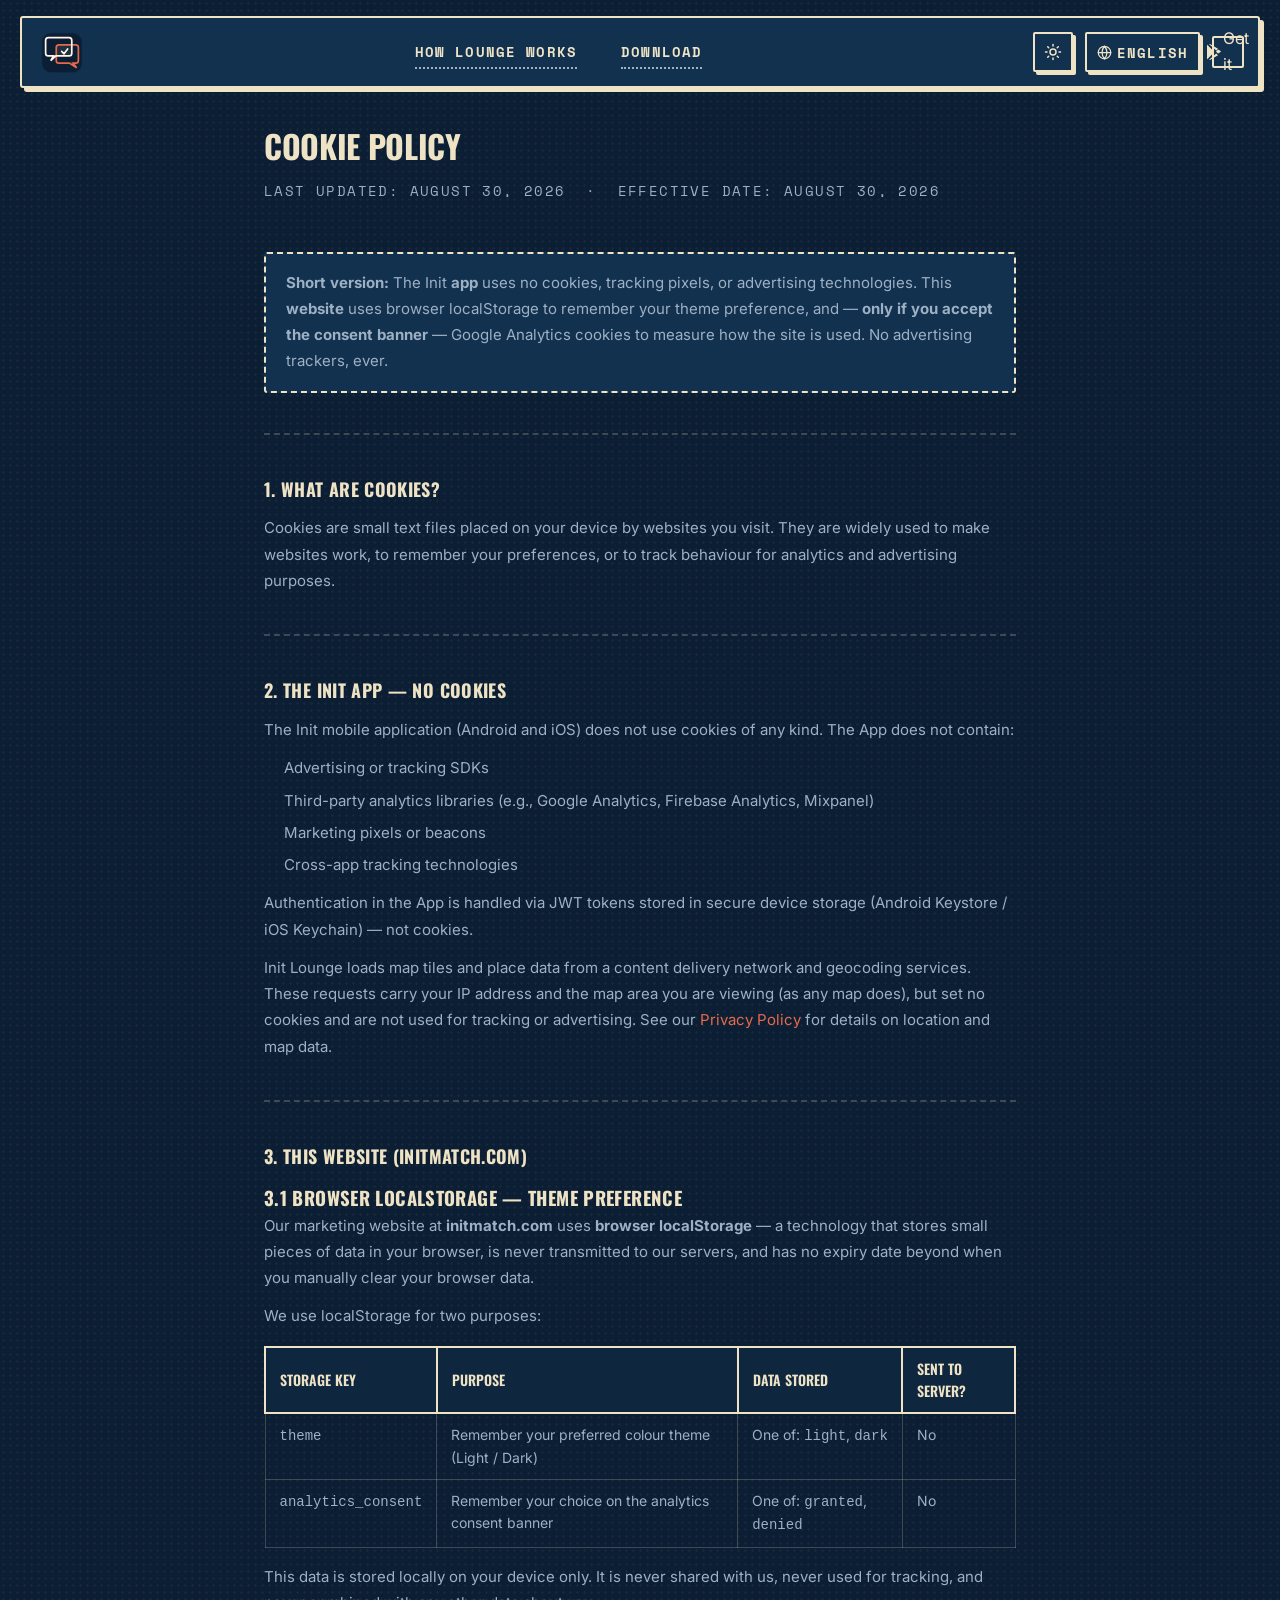
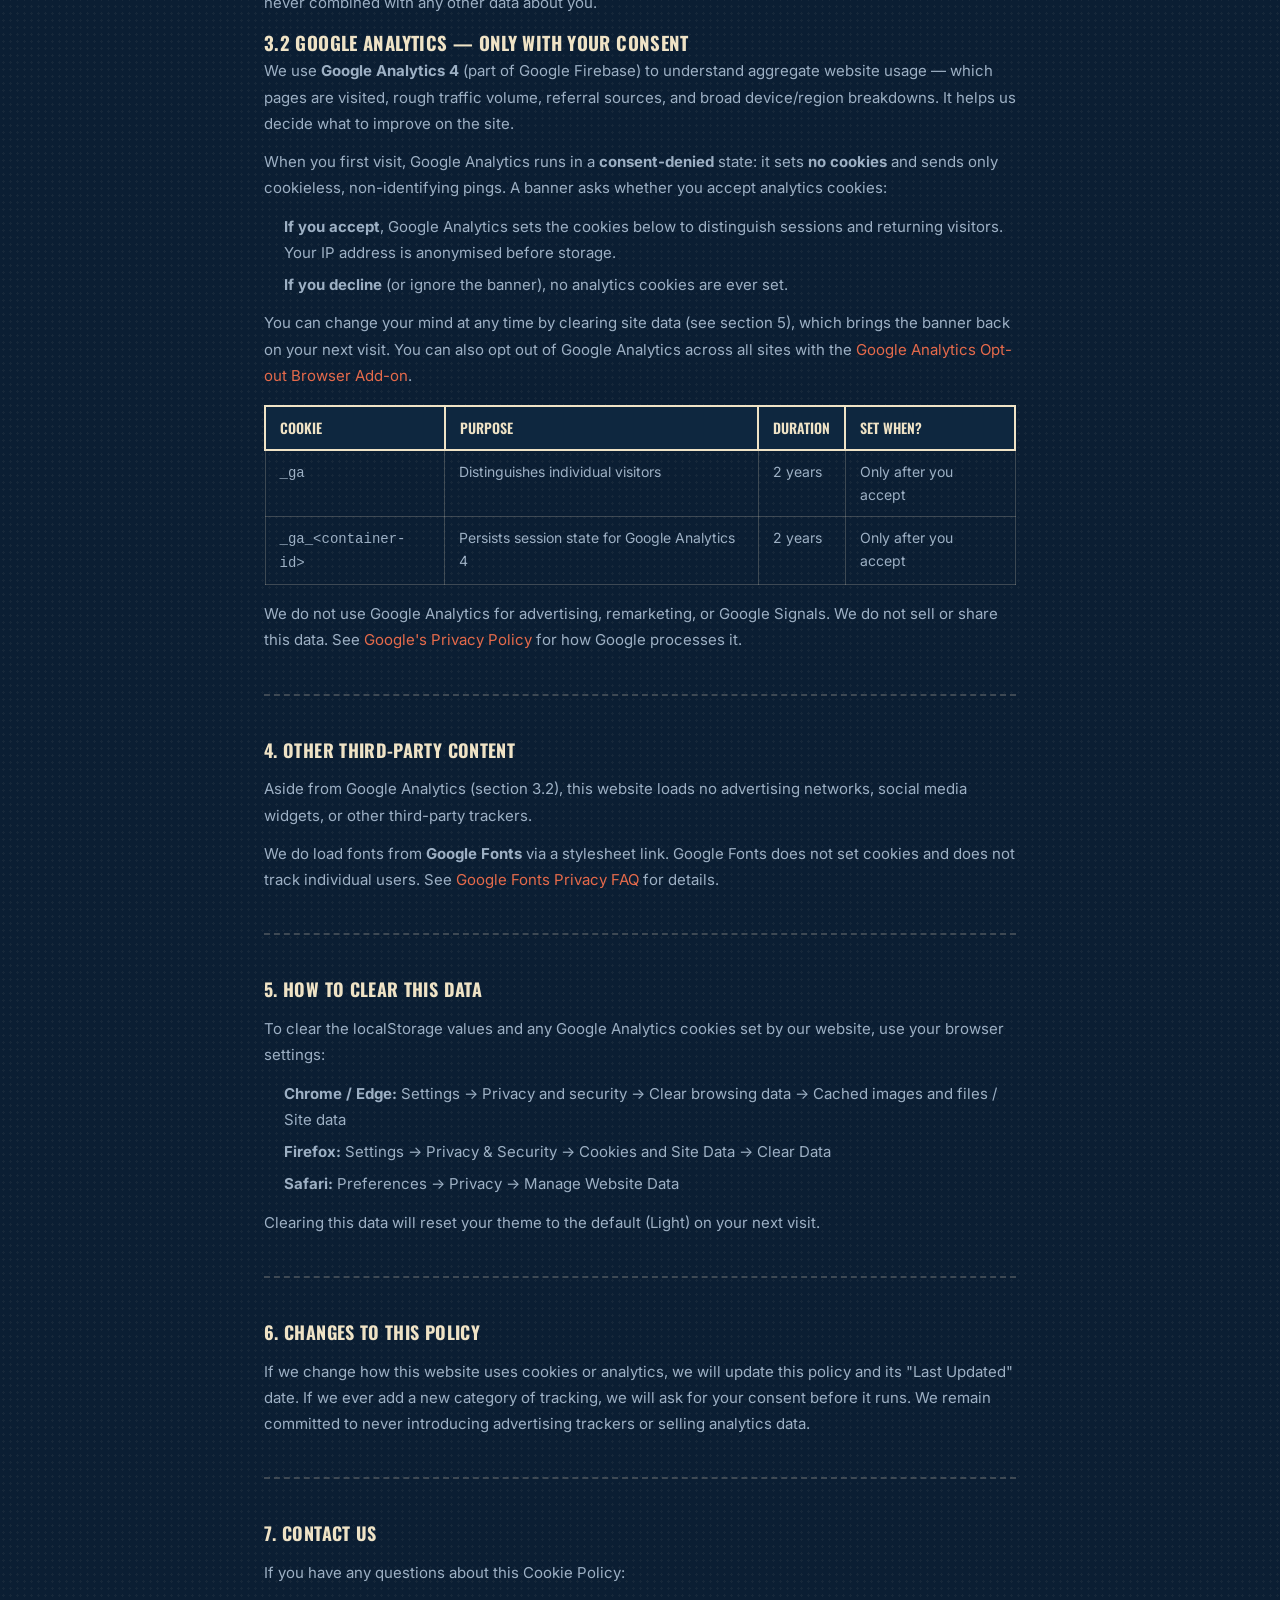
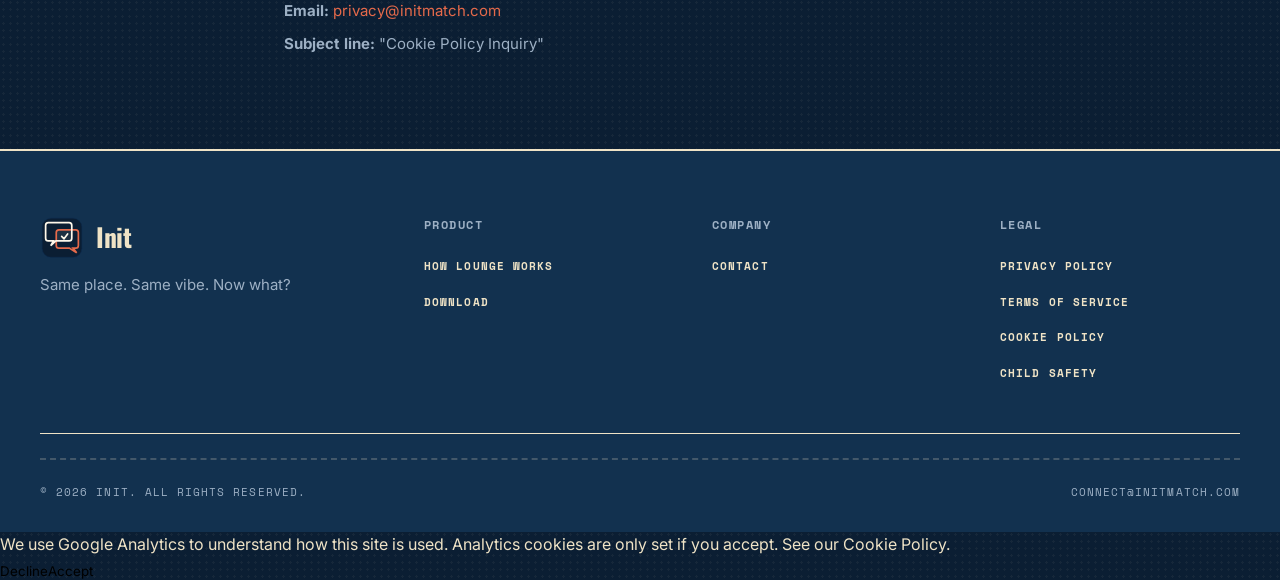
<file: cookie-policy.html>
<!DOCTYPE html>
<html lang="en" data-theme="dark">
<head>
  <meta charset="UTF-8" />
  <meta name="viewport" content="width=device-width, initial-scale=1.0" />
  <title>Cookie Policy — Init</title>
  <link rel="icon" type="image/png" sizes="32x32" href="images/favicon-32.png?v=4" />
  <link rel="icon" type="image/png" sizes="192x192" href="images/favicon-192.png?v=4" />
  <link rel="apple-touch-icon" href="images/favicon-192.png?v=4" />
  <meta name="description" content="Cookie Policy for the Init app and website." />
  <link rel="preconnect" href="https://fonts.googleapis.com" />
  <link rel="preconnect" href="https://fonts.gstatic.com" crossorigin />
  <link href="https://fonts.googleapis.com/css2?family=Oswald:wght@400;500;600;700&family=Space+Mono:wght@400;700&family=Inter:wght@400;500;600;700;800&display=swap" rel="stylesheet" />
  <link rel="stylesheet" href="css/style.css?v=4" />
  <link rel="stylesheet" href="css/v2.css?v=4" />
  <!-- GA4 / Firebase Analytics — measurement ID + Consent Mode v2 live in js/ga.js -->
  <script src="js/ga.js"></script>
  <style>
    .legal-page { max-width: 800px; margin: 0 auto; padding: 120px 24px 80px; }
    .legal-page h1 { font-size: 2rem; font-weight: 800; margin-bottom: 8px; color: var(--text); }
    .legal-page .meta { color: var(--text-secondary); font-size: 0.875rem; margin-bottom: 48px; }
    .legal-page h2 { font-size: 1.125rem; font-weight: 700; margin: 40px 0 12px; color: var(--text); }
    .legal-page p { color: var(--text-secondary); line-height: 1.75; margin-bottom: 12px; font-size: 0.9375rem; }
    .legal-page ul { color: var(--text-secondary); line-height: 1.75; margin: 0 0 12px 20px; font-size: 0.9375rem; }
    .legal-page ul li { margin-bottom: 6px; }
    .legal-page a { color: var(--primary); text-decoration: none; }
    .legal-page a:hover { text-decoration: underline; }
    .legal-page .highlight-box {
      background: var(--card);
      border: 1px solid var(--border);
      border-left: 3px solid var(--secondary);
      border-radius: var(--radius);
      padding: 16px 20px;
      margin: 20px 0;
    }
    .legal-page .highlight-box p { margin-bottom: 0; }
    .section-divider { border: none; border-top: 1px solid var(--border); margin: 40px 0; }
    table.data-table { width: 100%; border-collapse: collapse; margin: 16px 0; font-size: 0.875rem; }
    table.data-table th { background: var(--surface); color: var(--text); font-weight: 600; padding: 10px 14px; text-align: left; border: 1px solid var(--border); }
    table.data-table td { color: var(--text-secondary); padding: 10px 14px; border: 1px solid var(--border); vertical-align: top; }
  </style>
</head>
<body>

<nav class="navbar" id="navbar">
  <a href="index.html" class="nav-logo" aria-label="Init — home">
    <svg class="nav-logo-icon" viewBox="30 20 360 360" xmlns="http://www.w3.org/2000/svg" aria-hidden="true"><rect x="48" y="46" width="324" height="320" rx="72" fill="#0B1E33" stroke="#0C2B4F" stroke-width="4"/><path d="M163,142 L290,142 L290,232 L163,232 Z" fill="#FFF8EA" fill-opacity="0.08"/><path d="M185,142 L322,142 Q344,142 344,164 L344,269 Q344,291 322,291 L300,291 L330,329 L270,291 L185,291 Q163,291 163,269 L163,164 Q163,142 185,142 Z" fill="none" stroke="#E56A4B" stroke-width="14"/><path d="M98,83 L268,83 Q290,83 290,105 L290,210 Q290,232 268,232 L160,232 L118,270 L140,232 L98,232 Q76,232 76,210 L76,105 Q76,83 98,83 Z" fill="none" stroke="#FFF8EA" stroke-width="14"/><path d="M207.25,195 L226.75,214.5 L256,175.5" fill="none" stroke="#FFF8EA" stroke-width="14" stroke-linecap="round" stroke-linejoin="round"/></svg>
  </a>

  <ul class="nav-links">
    <li><a href="index.html#how" data-i18n="nav_how">How Lounge works</a></li>
    <li><a href="index.html#download" data-i18n="nav_download">Download</a></li>
  </ul>

  <div class="nav-controls">
    <button class="theme-toggle" id="themeToggle" aria-label="Toggle theme">
      <svg class="moon" viewBox="0 0 24 24" fill="none" stroke="currentColor" stroke-width="2" stroke-linecap="round" stroke-linejoin="round" aria-hidden="true">
        <path d="M21 12.79A9 9 0 1 1 11.21 3 7 7 0 0 0 21 12.79z"/>
      </svg>
      <svg class="sun" viewBox="0 0 24 24" fill="none" stroke="currentColor" stroke-width="2" stroke-linecap="round" stroke-linejoin="round" aria-hidden="true">
        <circle cx="12" cy="12" r="4"/>
        <path d="M12 2v2M12 20v2M4.93 4.93l1.41 1.41M17.66 17.66l1.41 1.41M2 12h2M20 12h2M4.93 19.07l1.41-1.41M17.66 6.34l1.41-1.41"/>
      </svg>
    </button>

    <div class="lang-selector" id="langSelector">
      <button class="lang-btn" id="langBtn" aria-haspopup="listbox" aria-expanded="false" aria-label="Select language">
        <svg width="15" height="15" viewBox="0 0 24 24" fill="none" stroke="currentColor" stroke-width="2" stroke-linecap="round" stroke-linejoin="round" aria-hidden="true">
          <circle cx="12" cy="12" r="10"/>
          <path d="M2 12h20M12 2a15.3 15.3 0 0 1 4 10 15.3 15.3 0 0 1-4 10 15.3 15.3 0 0 1-4-10 15.3 15.3 0 0 1 4-10z"/>
        </svg>
        <span id="langCurrent">EN</span>
      </button>
      <div class="lang-dropdown" id="langDropdown" hidden role="listbox" aria-label="Language"></div>
    </div>

    <div class="nav-store-btns">
      <a href="https://play.google.com/store/apps/details?id=com.initapp" class="nav-store-btn" aria-label="Get it on Google Play" target="_blank" rel="noopener">
        <svg width="16" height="16" viewBox="0 0 24 24" fill="currentColor" aria-hidden="true"><path d="M3.18 23.76c.39.22.84.27 1.27.14l12.04-6.95-2.76-2.76-10.55 9.57zM.29 1.27C.11 1.62 0 2.02 0 2.47v19.06c0 .45.1.85.29 1.2l.07.07 10.68-10.68v-.25L.36 1.2l-.07.07zM19.96 10.29L16.5 8.31 13.45 11.36l3.05 3.05 3.47-2c.99-.57.99-1.5-.01-2.12zM4.45.1L16.49 7.05l-2.76 2.76L3.18.24C3.58.1 4.05.16 4.45.1z"/></svg>
        <span>Get it</span>
      </a>
    </div>

    <button class="mobile-menu-btn" id="mobileMenuBtn" aria-label="Open menu">
      <svg width="22" height="22" viewBox="0 0 24 24" fill="none" stroke="currentColor" stroke-width="2">
        <line x1="3" y1="6" x2="21" y2="6"/><line x1="3" y1="12" x2="21" y2="12"/><line x1="3" y1="18" x2="21" y2="18"/>
      </svg>
    </button>
  </div>
</nav>

<div class="mobile-nav" id="mobileNav">
  <a href="index.html#how" data-i18n="nav_how">How Lounge works</a>
  <a href="index.html#download" data-i18n="nav_download">Download</a>
</div>

<main class="legal-page">
  <h1>Cookie Policy</h1>
  <p class="meta">Last Updated: August 30, 2026 &nbsp;·&nbsp; Effective Date: August 30, 2026</p>

  <div class="highlight-box">
    <p><strong>Short version:</strong> The Init <strong>app</strong> uses no cookies, tracking pixels, or advertising technologies. This <strong>website</strong> uses browser localStorage to remember your theme preference, and — <strong>only if you accept the consent banner</strong> — Google Analytics cookies to measure how the site is used. No advertising trackers, ever.</p>
  </div>

  <hr class="section-divider" />

  <h2>1. What Are Cookies?</h2>
  <p>Cookies are small text files placed on your device by websites you visit. They are widely used to make websites work, to remember your preferences, or to track behaviour for analytics and advertising purposes.</p>

  <hr class="section-divider" />

  <h2>2. The Init App — No Cookies</h2>
  <p>The Init mobile application (Android and iOS) does not use cookies of any kind. The App does not contain:</p>
  <ul>
    <li>Advertising or tracking SDKs</li>
    <li>Third-party analytics libraries (e.g., Google Analytics, Firebase Analytics, Mixpanel)</li>
    <li>Marketing pixels or beacons</li>
    <li>Cross-app tracking technologies</li>
  </ul>
  <p>Authentication in the App is handled via JWT tokens stored in secure device storage (Android Keystore / iOS Keychain) — not cookies.</p>
  <p>Init Lounge loads map tiles and place data from a content delivery network and geocoding services. These requests carry your IP address and the map area you are viewing (as any map does), but set no cookies and are not used for tracking or advertising. See our <a href="privacy.html">Privacy Policy</a> for details on location and map data.</p>

  <hr class="section-divider" />

  <h2>3. This Website (initmatch.com)</h2>

  <h3>3.1 Browser localStorage — Theme Preference</h3>
  <p>Our marketing website at <strong>initmatch.com</strong> uses <strong>browser localStorage</strong> — a technology that stores small pieces of data in your browser, is never transmitted to our servers, and has no expiry date beyond when you manually clear your browser data.</p>
  <p>We use localStorage for two purposes:</p>

  <table class="data-table">
    <thead>
      <tr>
        <th>Storage Key</th>
        <th>Purpose</th>
        <th>Data Stored</th>
        <th>Sent to Server?</th>
      </tr>
    </thead>
    <tbody>
      <tr>
        <td><code>theme</code></td>
        <td>Remember your preferred colour theme (Light / Dark)</td>
        <td>One of: <code>light</code>, <code>dark</code></td>
        <td>No</td>
      </tr>
      <tr>
        <td><code>analytics_consent</code></td>
        <td>Remember your choice on the analytics consent banner</td>
        <td>One of: <code>granted</code>, <code>denied</code></td>
        <td>No</td>
      </tr>
    </tbody>
  </table>

  <p>This data is stored locally on your device only. It is never shared with us, never used for tracking, and never combined with any other data about you.</p>

  <h3>3.2 Google Analytics — Only With Your Consent</h3>
  <p>We use <strong>Google Analytics 4</strong> (part of Google Firebase) to understand aggregate website usage — which pages are visited, rough traffic volume, referral sources, and broad device/region breakdowns. It helps us decide what to improve on the site.</p>
  <p>When you first visit, Google Analytics runs in a <strong>consent-denied</strong> state: it sets <strong>no cookies</strong> and sends only cookieless, non-identifying pings. A banner asks whether you accept analytics cookies:</p>
  <ul>
    <li><strong>If you accept</strong>, Google Analytics sets the cookies below to distinguish sessions and returning visitors. Your IP address is anonymised before storage.</li>
    <li><strong>If you decline</strong> (or ignore the banner), no analytics cookies are ever set.</li>
  </ul>
  <p>You can change your mind at any time by clearing site data (see section 5), which brings the banner back on your next visit. You can also opt out of Google Analytics across all sites with the <a href="https://tools.google.com/dlpage/gaoptout" target="_blank" rel="noopener">Google Analytics Opt-out Browser Add-on</a>.</p>

  <table class="data-table">
    <thead>
      <tr>
        <th>Cookie</th>
        <th>Purpose</th>
        <th>Duration</th>
        <th>Set When?</th>
      </tr>
    </thead>
    <tbody>
      <tr>
        <td><code>_ga</code></td>
        <td>Distinguishes individual visitors</td>
        <td>2 years</td>
        <td>Only after you accept</td>
      </tr>
      <tr>
        <td><code>_ga_&lt;container-id&gt;</code></td>
        <td>Persists session state for Google Analytics 4</td>
        <td>2 years</td>
        <td>Only after you accept</td>
      </tr>
    </tbody>
  </table>

  <p>We do not use Google Analytics for advertising, remarketing, or Google Signals. We do not sell or share this data. See <a href="https://policies.google.com/privacy" target="_blank" rel="noopener">Google's Privacy Policy</a> for how Google processes it.</p>

  <hr class="section-divider" />

  <h2>4. Other Third-Party Content</h2>
  <p>Aside from Google Analytics (section 3.2), this website loads no advertising networks, social media widgets, or other third-party trackers.</p>
  <p>We do load fonts from <strong>Google Fonts</strong> via a stylesheet link. Google Fonts does not set cookies and does not track individual users. See <a href="https://developers.google.com/fonts/faq/privacy" target="_blank" rel="noopener">Google Fonts Privacy FAQ</a> for details.</p>

  <hr class="section-divider" />

  <h2>5. How to Clear This Data</h2>
  <p>To clear the localStorage values and any Google Analytics cookies set by our website, use your browser settings:</p>
  <ul>
    <li><strong>Chrome / Edge:</strong> Settings → Privacy and security → Clear browsing data → Cached images and files / Site data</li>
    <li><strong>Firefox:</strong> Settings → Privacy &amp; Security → Cookies and Site Data → Clear Data</li>
    <li><strong>Safari:</strong> Preferences → Privacy → Manage Website Data</li>
  </ul>
  <p>Clearing this data will reset your theme to the default (Light) on your next visit.</p>

  <hr class="section-divider" />

  <h2>6. Changes to This Policy</h2>
  <p>If we change how this website uses cookies or analytics, we will update this policy and its "Last Updated" date. If we ever add a new category of tracking, we will ask for your consent before it runs. We remain committed to never introducing advertising trackers or selling analytics data.</p>

  <hr class="section-divider" />

  <h2>7. Contact Us</h2>
  <p>If you have any questions about this Cookie Policy:</p>
  <ul>
    <li><strong>Email:</strong> <a href="mailto:privacy@initmatch.com">privacy@initmatch.com</a></li>
    <li><strong>Subject line:</strong> "Cookie Policy Inquiry"</li>
  </ul>
</main>

<footer class="footer">
  <div class="footer-grid">
    <div class="footer-brand">
      <a href="index.html" class="nav-logo">
        <svg class="nav-logo-icon" viewBox="30 20 360 360" xmlns="http://www.w3.org/2000/svg" aria-hidden="true"><rect x="48" y="46" width="324" height="320" rx="72" fill="#0B1E33" stroke="#0C2B4F" stroke-width="4"/><path d="M163,142 L290,142 L290,232 L163,232 Z" fill="#FFF8EA" fill-opacity="0.08"/><path d="M185,142 L322,142 Q344,142 344,164 L344,269 Q344,291 322,291 L300,291 L330,329 L270,291 L185,291 Q163,291 163,269 L163,164 Q163,142 185,142 Z" fill="none" stroke="#E56A4B" stroke-width="14"/><path d="M98,83 L268,83 Q290,83 290,105 L290,210 Q290,232 268,232 L160,232 L118,270 L140,232 L98,232 Q76,232 76,210 L76,105 Q76,83 98,83 Z" fill="none" stroke="#FFF8EA" stroke-width="14"/><path d="M207.25,195 L226.75,214.5 L256,175.5" fill="none" stroke="#FFF8EA" stroke-width="14" stroke-linecap="round" stroke-linejoin="round"/></svg>
        Init
      </a>
      <p data-i18n="home_footer_tagline">Same place. Same vibe. Now what?</p>
    </div>

    <div class="footer-col">
      <h4 data-i18n="footer_product">Product</h4>
      <ul>
        <li><a href="index.html#how" data-i18n="nav_how">How Lounge works</a></li>
        <li><a href="index.html#download" data-i18n="nav_download">Download</a></li>
      </ul>
    </div>

    <div class="footer-col">
      <h4 data-i18n="footer_company">Company</h4>
      <ul><li><a href="mailto:connect@initmatch.com" data-i18n="footer_contact">Contact</a></li></ul>
    </div>

    <div class="footer-col">
      <h4 data-i18n="footer_legal">Legal</h4>
      <ul>
        <li><a href="privacy.html" data-i18n="footer_privacy">Privacy Policy</a></li>
        <li><a href="terms.html" data-i18n="footer_terms">Terms of Service</a></li>
        <li><a href="cookie-policy.html" data-i18n="footer_cookie">Cookie Policy</a></li>
        <li><a href="child-safety.html">Child Safety</a></li>
      </ul>
    </div>
  </div>

  <div class="footer-bottom">
    <p>&copy; 2026 Init. <span data-i18n="footer_rights">All rights reserved.</span></p>
    <a href="mailto:connect@initmatch.com">connect@initmatch.com</a>
  </div>
</footer>

<script src="js/main.js"></script>
<script src="js/i18n.js"></script>
<script src="js/consent.js"></script>
</body>
</html>
</file>
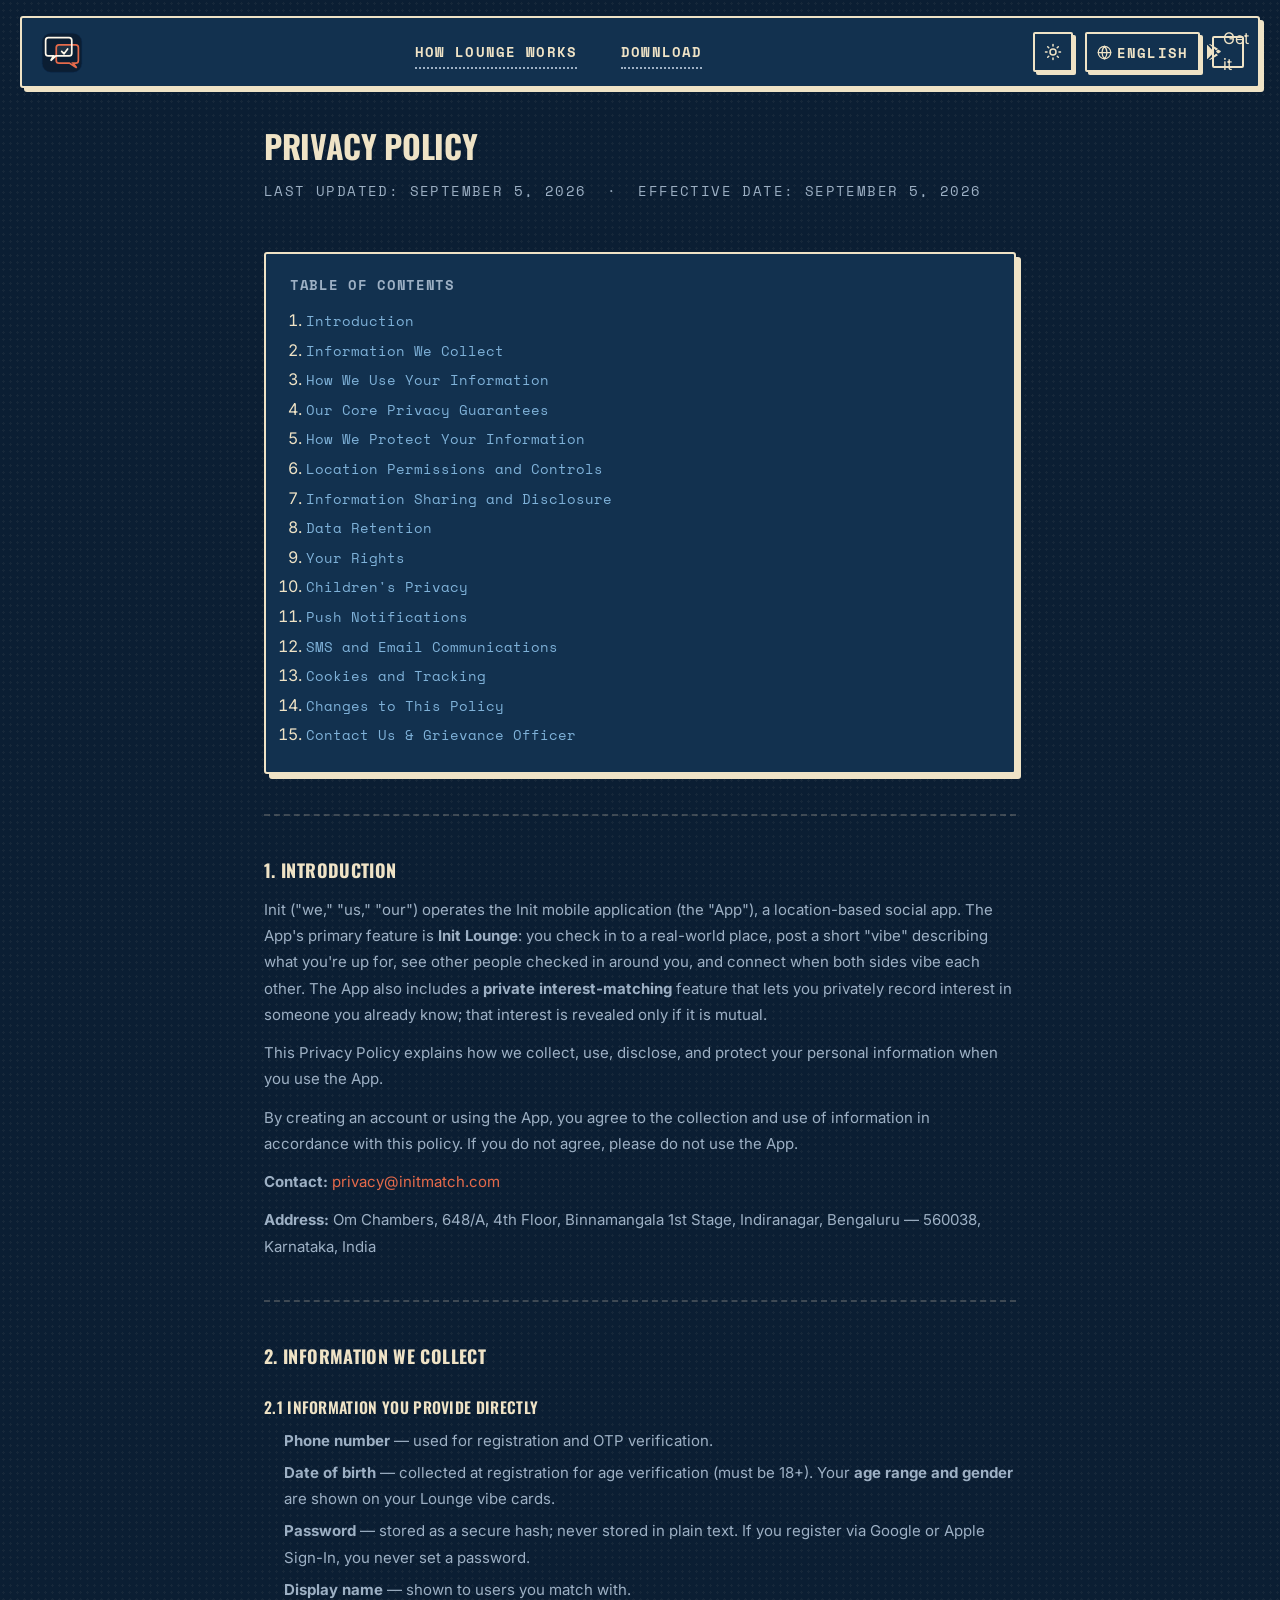
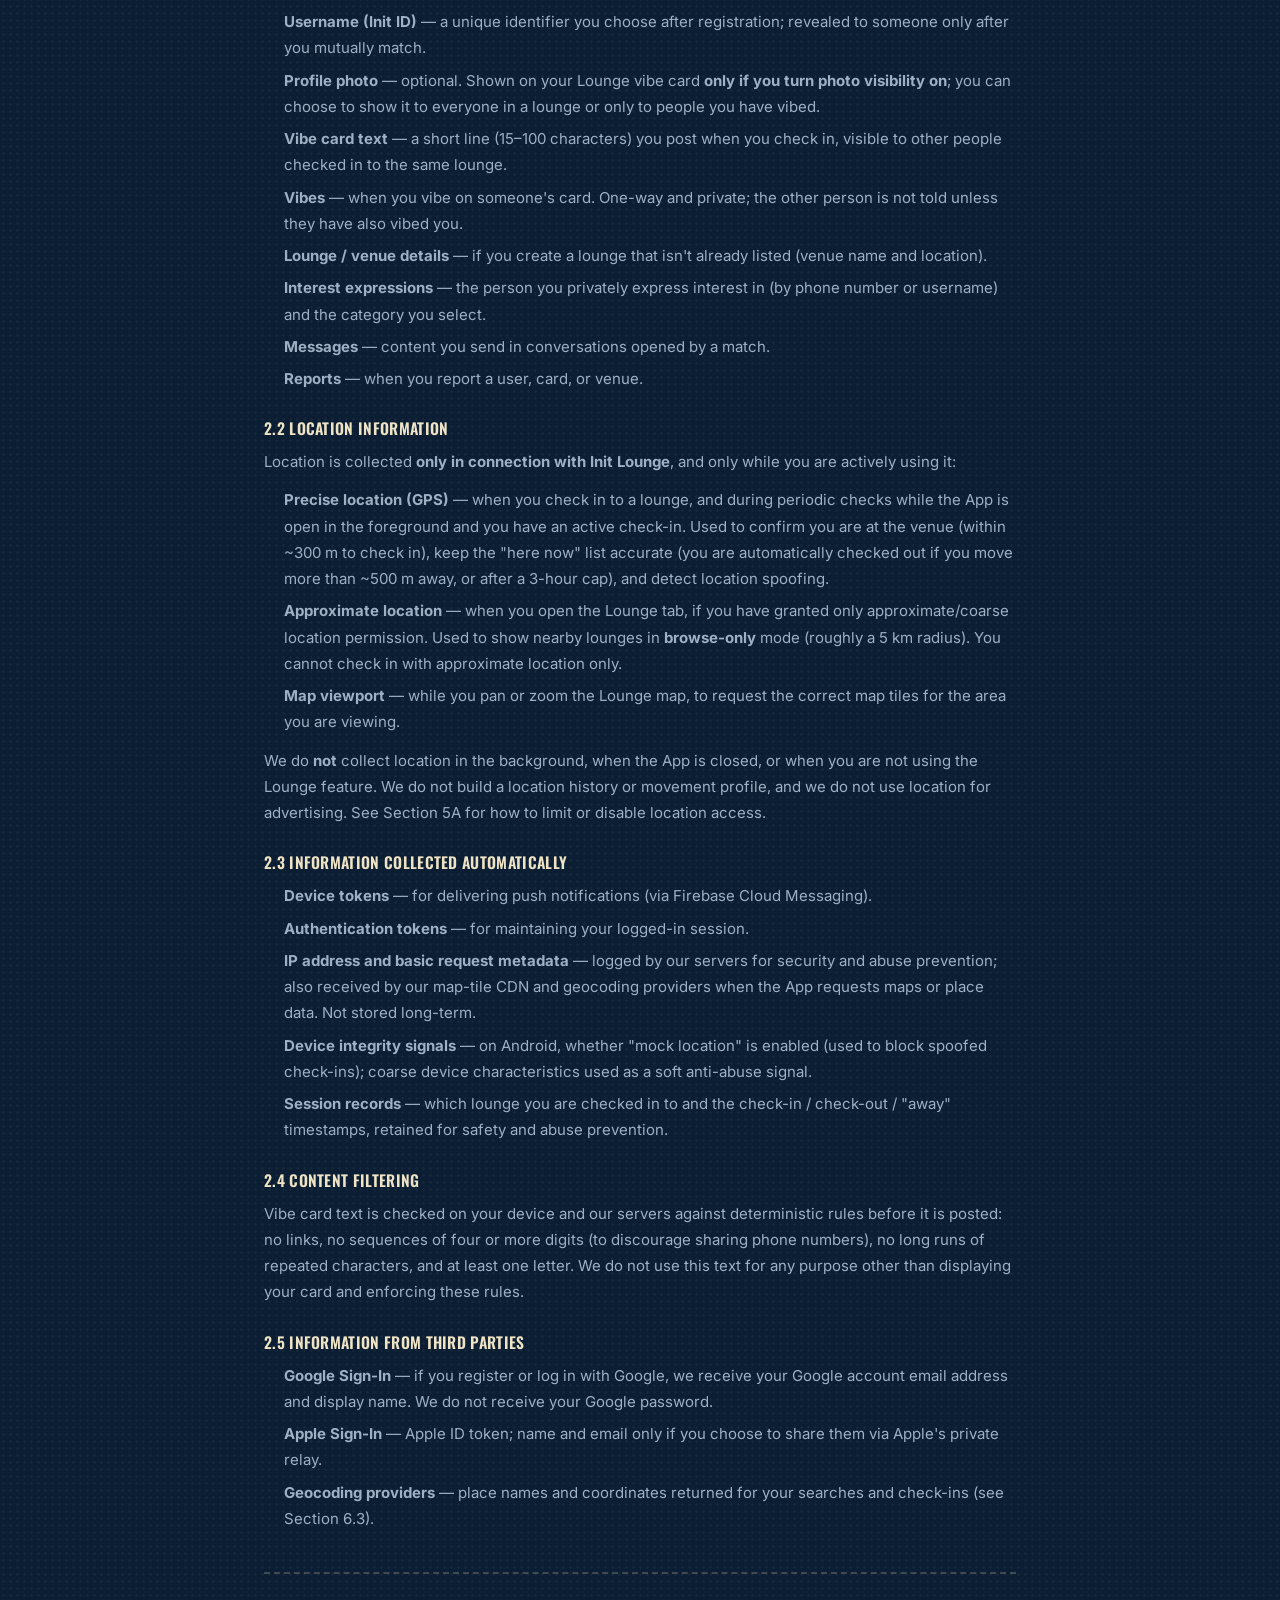
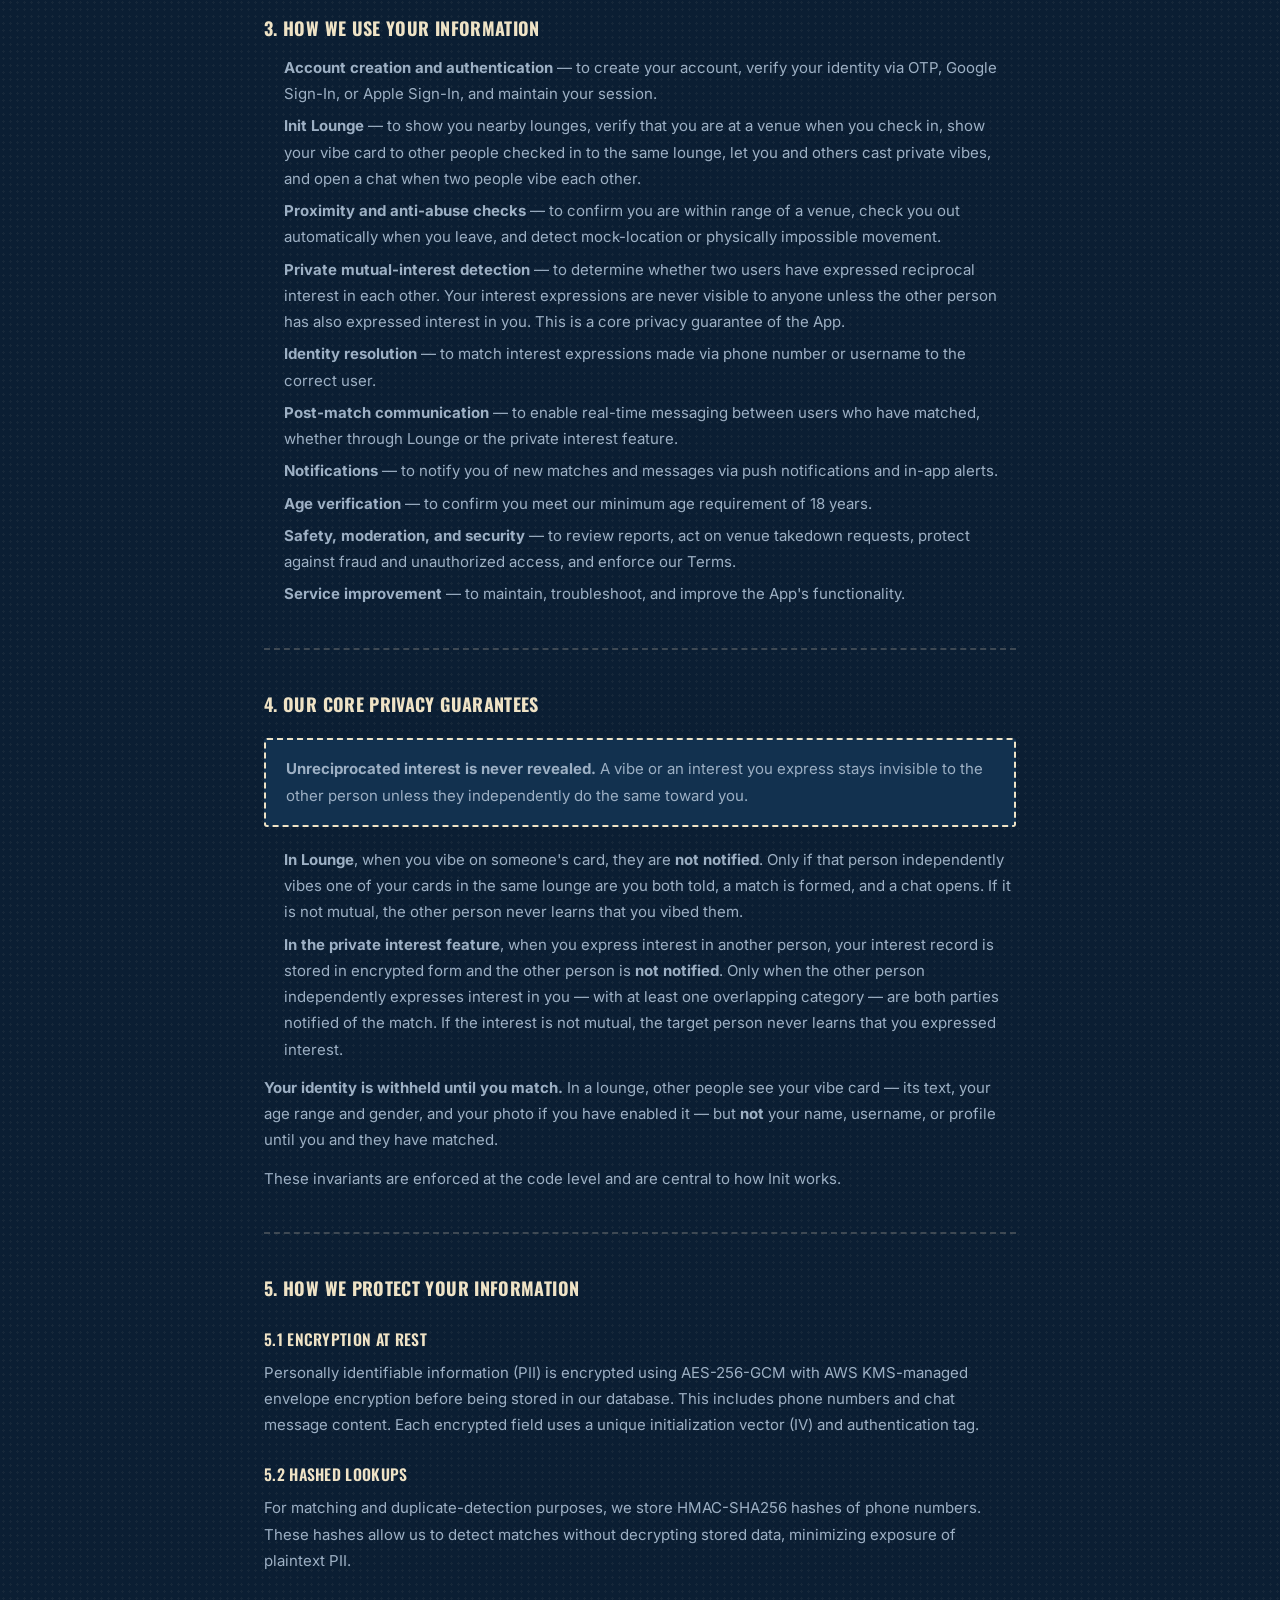
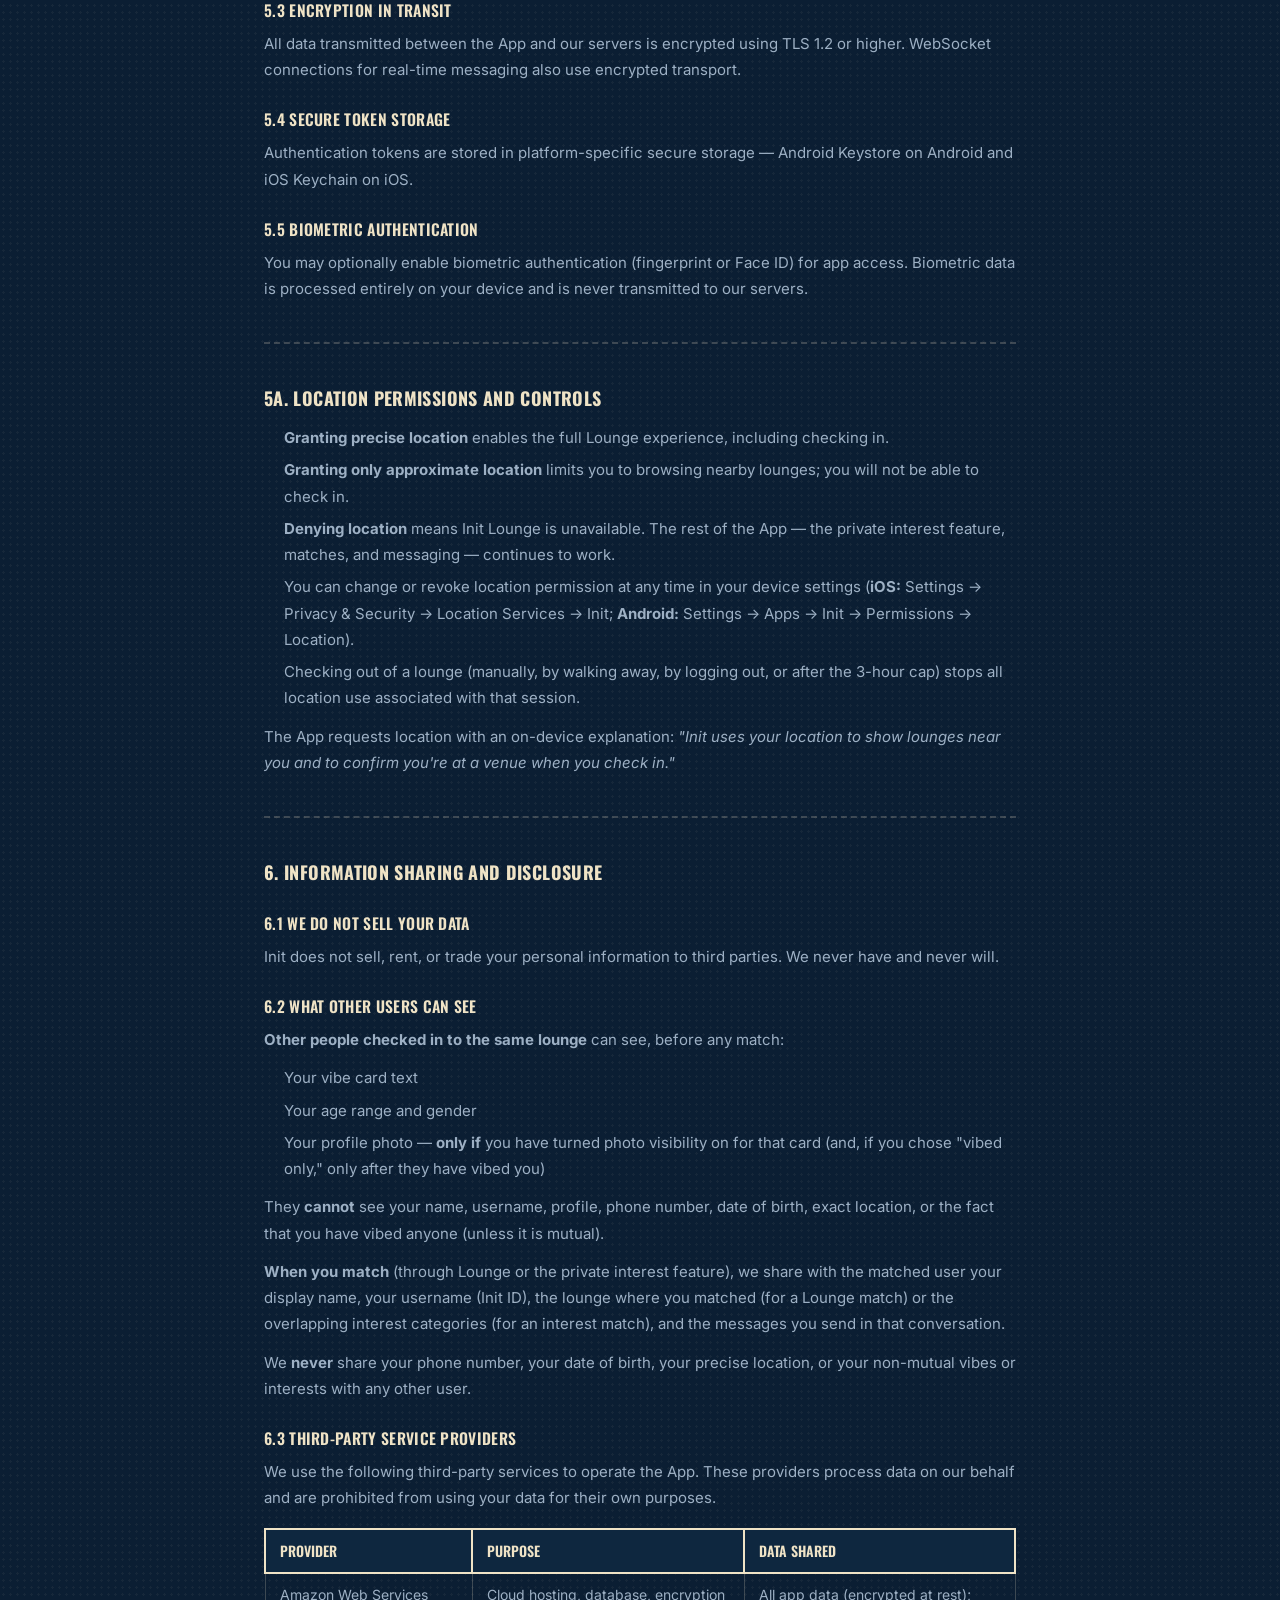
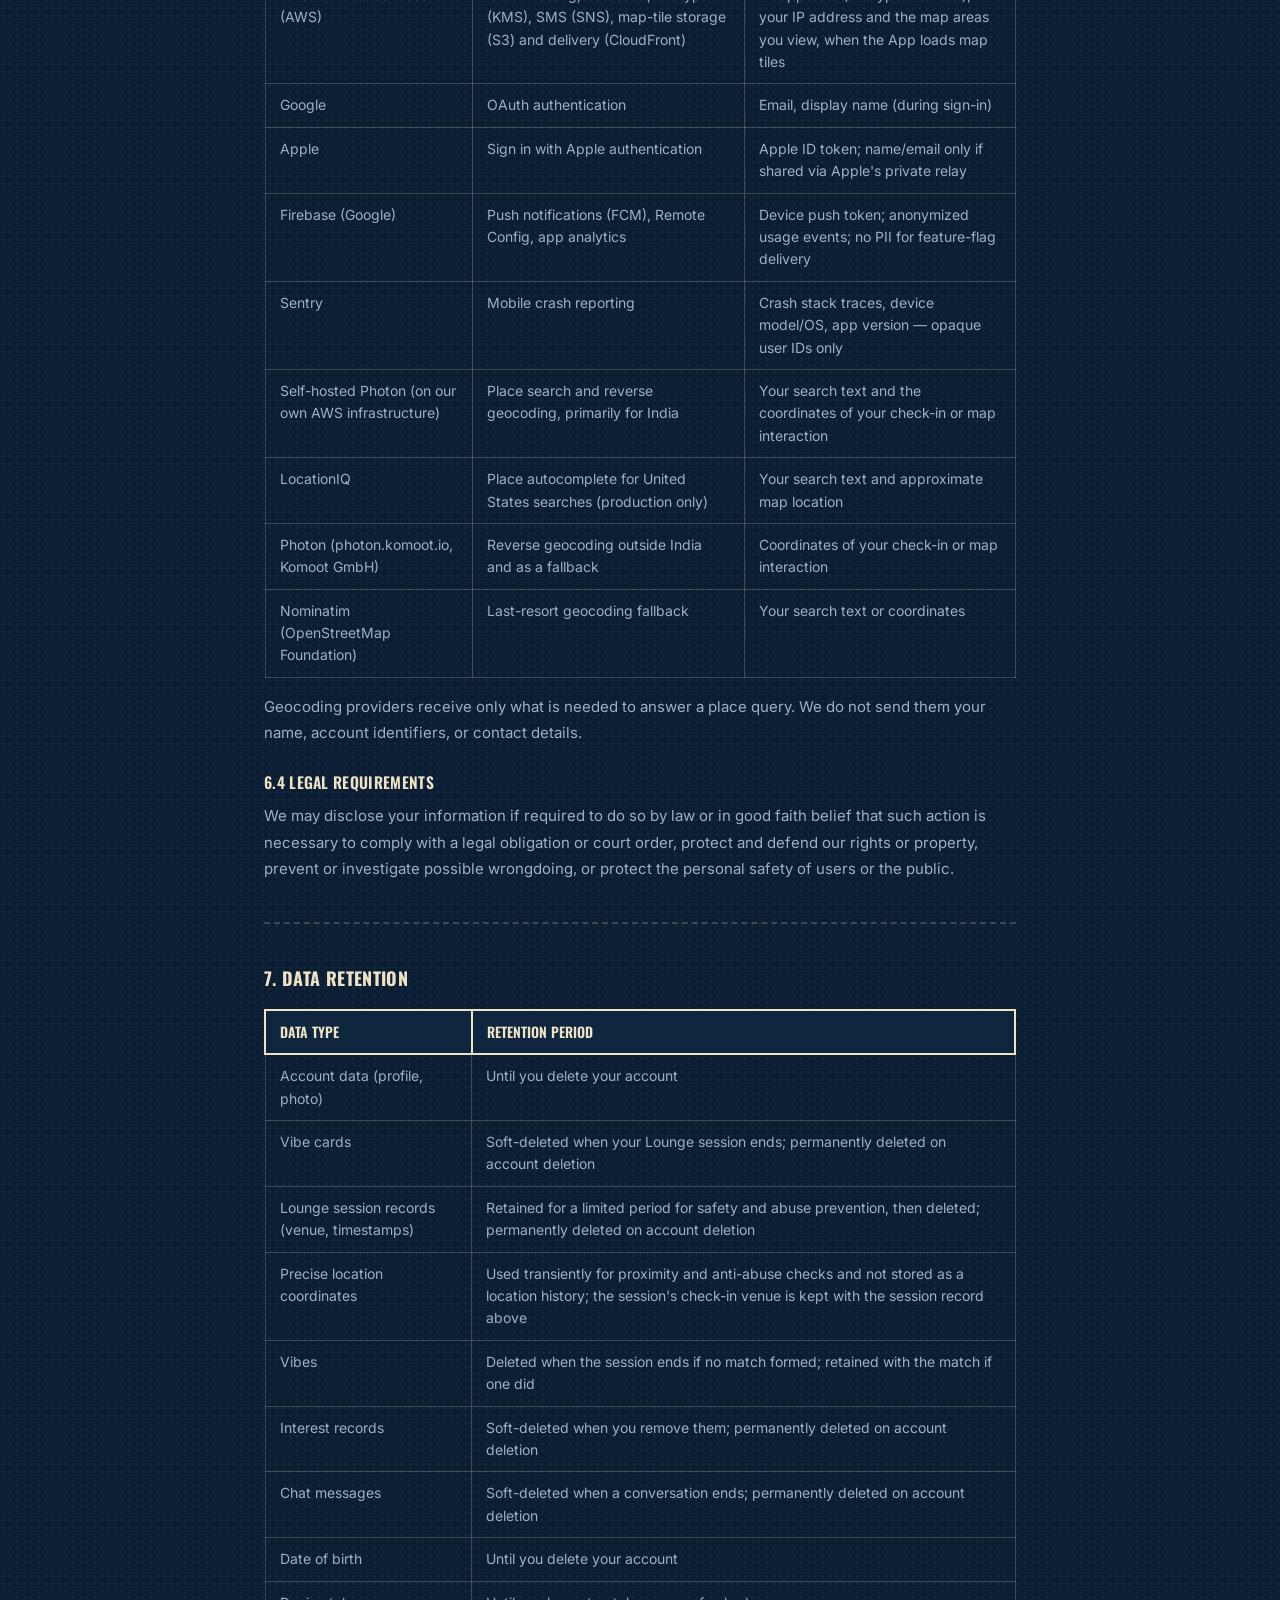
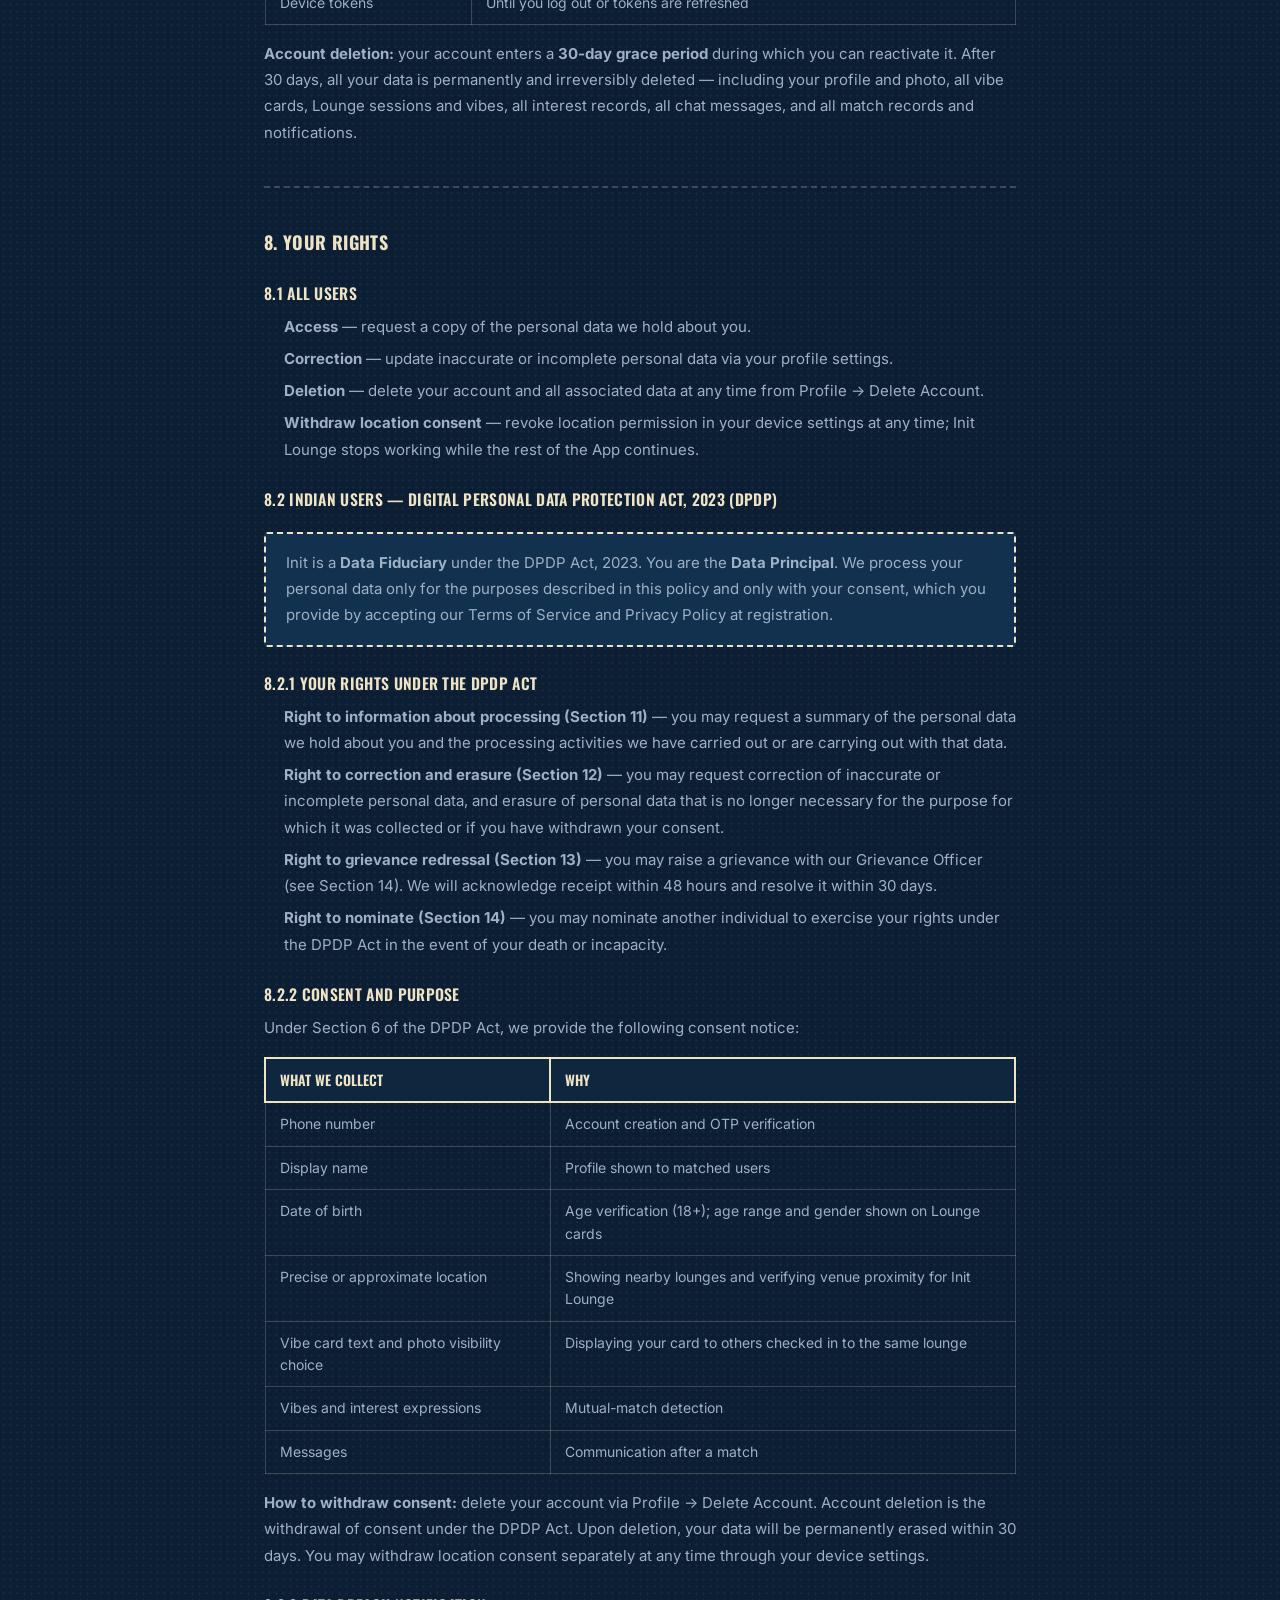
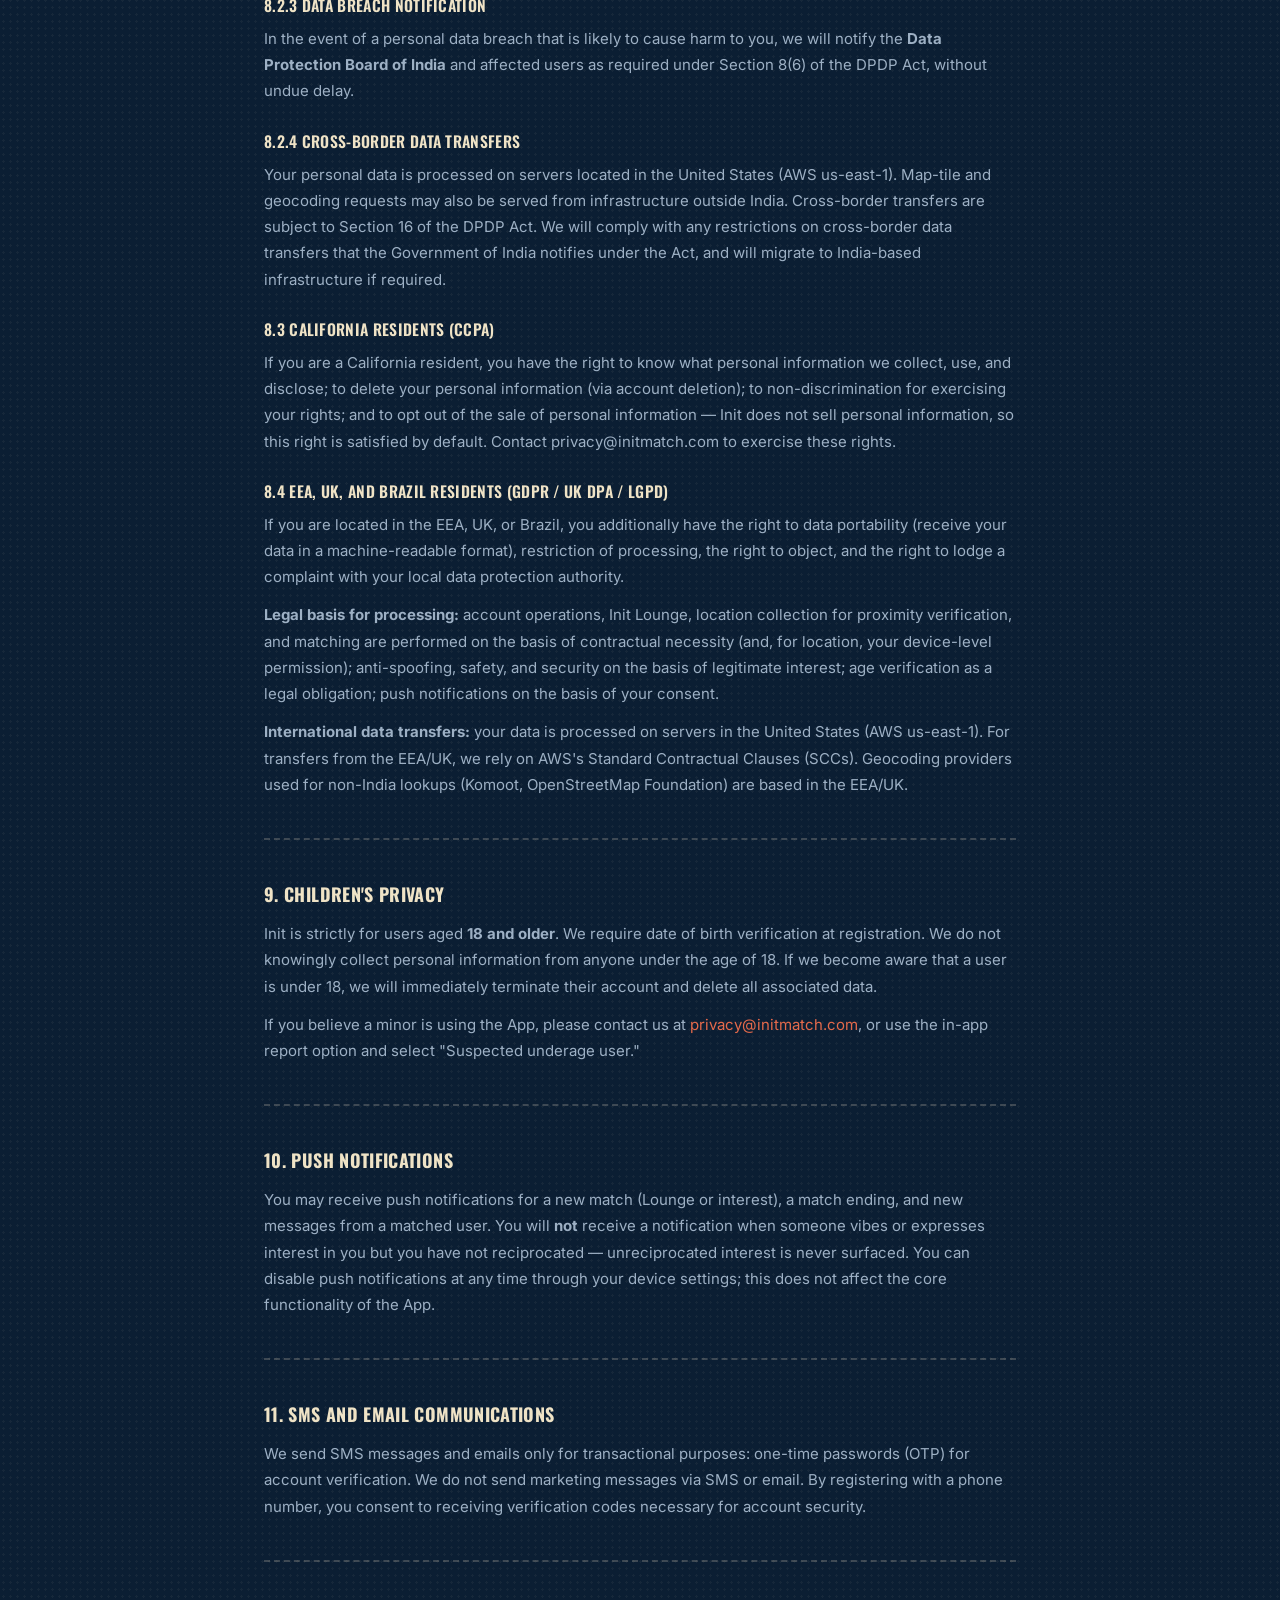
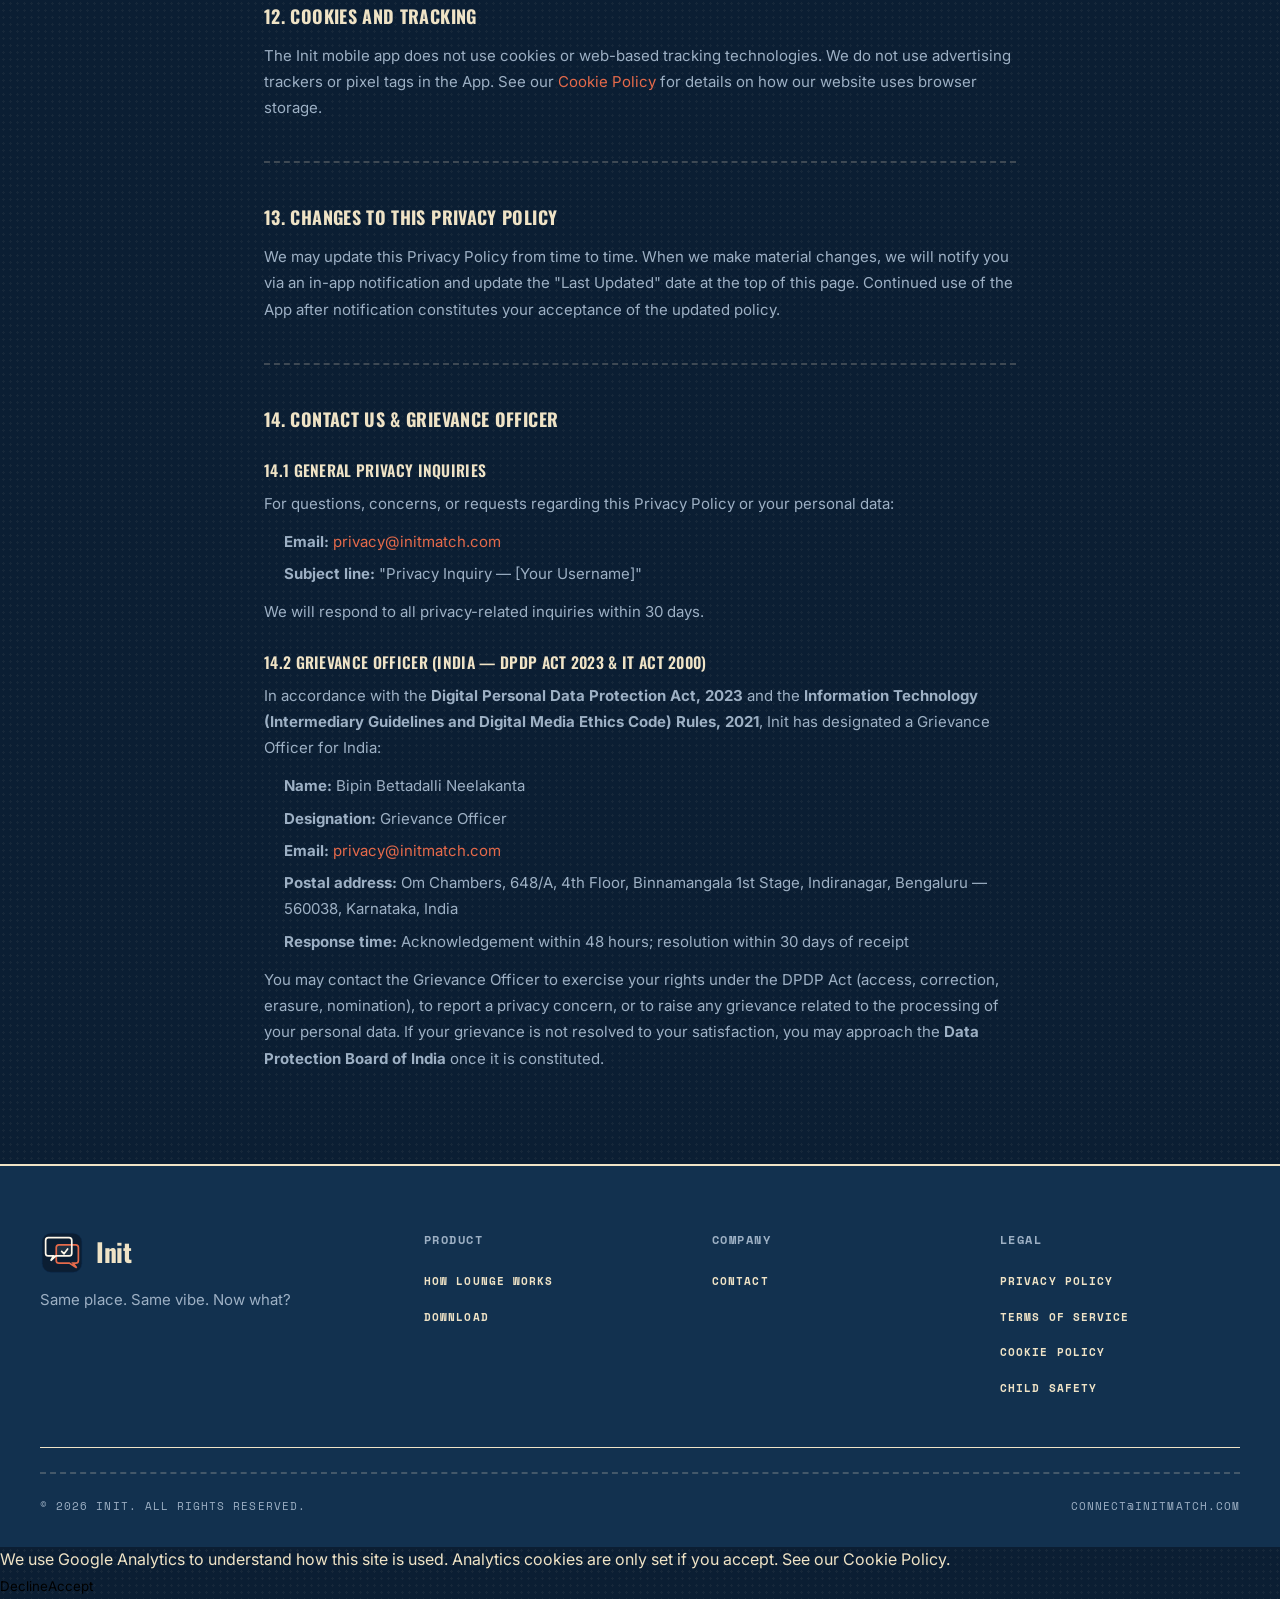
<file: privacy.html>
<!DOCTYPE html>
<html lang="en" data-theme="dark">
<head>
  <meta charset="UTF-8" />
  <meta name="viewport" content="width=device-width, initial-scale=1.0" />
  <title>Privacy Policy — Init</title>
  <link rel="icon" type="image/png" sizes="32x32" href="images/favicon-32.png?v=4" />
  <link rel="icon" type="image/png" sizes="192x192" href="images/favicon-192.png?v=4" />
  <link rel="apple-touch-icon" href="images/favicon-192.png?v=4" />
  <meta name="description" content="Privacy Policy for the Init app — a location-based social app. How Init Lounge uses location, vibe cards, and matching data." />
  <link rel="preconnect" href="https://fonts.googleapis.com" />
  <link rel="preconnect" href="https://fonts.gstatic.com" crossorigin />
  <link href="https://fonts.googleapis.com/css2?family=Oswald:wght@400;500;600;700&family=Space+Mono:wght@400;700&family=Inter:wght@400;500;600;700;800&display=swap" rel="stylesheet" />
  <link rel="stylesheet" href="css/style.css?v=4" />
  <link rel="stylesheet" href="css/v2.css?v=4" />
  <!-- GA4 / Firebase Analytics — measurement ID + Consent Mode v2 live in js/ga.js -->
  <script src="js/ga.js"></script>
  <style>
    .legal-page { max-width: 800px; margin: 0 auto; padding: 120px 24px 80px; }
    .legal-page h1 { font-size: 2rem; font-weight: 800; margin-bottom: 8px; color: var(--text); }
    .legal-page .meta { color: var(--text-secondary); font-size: 0.875rem; margin-bottom: 48px; }
    .legal-page h2 { font-size: 1.125rem; font-weight: 700; margin: 40px 0 12px; color: var(--text); }
    .legal-page h3 { font-size: 0.975rem; font-weight: 600; margin: 24px 0 8px; color: var(--text); }
    .legal-page p { color: var(--text-secondary); line-height: 1.75; margin-bottom: 12px; font-size: 0.9375rem; }
    .legal-page ul { color: var(--text-secondary); line-height: 1.75; margin: 0 0 12px 20px; font-size: 0.9375rem; }
    .legal-page ul li { margin-bottom: 6px; }
    .legal-page a { color: var(--primary); text-decoration: none; }
    .legal-page a:hover { text-decoration: underline; }
    .legal-page .highlight-box {
      background: var(--card);
      border: 1px solid var(--border);
      border-left: 3px solid var(--primary);
      border-radius: var(--radius);
      padding: 16px 20px;
      margin: 20px 0;
    }
    .legal-page .highlight-box p { margin-bottom: 0; }
    .legal-toc { background: var(--card); border: 1px solid var(--border); border-radius: var(--radius); padding: 20px 24px; margin-bottom: 40px; }
    .legal-toc h4 { font-size: 0.875rem; font-weight: 600; color: var(--text); margin-bottom: 12px; text-transform: uppercase; letter-spacing: 0.05em; }
    .legal-toc ol { margin: 0 0 0 16px; padding: 0; }
    .legal-toc ol li { margin-bottom: 4px; }
    .legal-toc ol li a { color: var(--primary); font-size: 0.875rem; text-decoration: none; }
    .legal-toc ol li a:hover { text-decoration: underline; }
    .section-divider { border: none; border-top: 1px solid var(--border); margin: 40px 0; }
    table.data-table { width: 100%; border-collapse: collapse; margin: 16px 0; font-size: 0.875rem; }
    table.data-table th { background: var(--surface); color: var(--text); font-weight: 600; padding: 10px 14px; text-align: left; border: 1px solid var(--border); }
    table.data-table td { color: var(--text-secondary); padding: 10px 14px; border: 1px solid var(--border); vertical-align: top; }
  </style>
</head>
<body>

<nav class="navbar" id="navbar">
  <a href="index.html" class="nav-logo" aria-label="Init — home">
    <svg class="nav-logo-icon" viewBox="30 20 360 360" xmlns="http://www.w3.org/2000/svg" aria-hidden="true"><rect x="48" y="46" width="324" height="320" rx="72" fill="#0B1E33" stroke="#0C2B4F" stroke-width="4"/><path d="M163,142 L290,142 L290,232 L163,232 Z" fill="#FFF8EA" fill-opacity="0.08"/><path d="M185,142 L322,142 Q344,142 344,164 L344,269 Q344,291 322,291 L300,291 L330,329 L270,291 L185,291 Q163,291 163,269 L163,164 Q163,142 185,142 Z" fill="none" stroke="#E56A4B" stroke-width="14"/><path d="M98,83 L268,83 Q290,83 290,105 L290,210 Q290,232 268,232 L160,232 L118,270 L140,232 L98,232 Q76,232 76,210 L76,105 Q76,83 98,83 Z" fill="none" stroke="#FFF8EA" stroke-width="14"/><path d="M207.25,195 L226.75,214.5 L256,175.5" fill="none" stroke="#FFF8EA" stroke-width="14" stroke-linecap="round" stroke-linejoin="round"/></svg>
  </a>

  <ul class="nav-links">
    <li><a href="index.html#how" data-i18n="nav_how">How Lounge works</a></li>
    <li><a href="index.html#download" data-i18n="nav_download">Download</a></li>
  </ul>

  <div class="nav-controls">
    <button class="theme-toggle" id="themeToggle" aria-label="Toggle theme">
      <svg class="moon" viewBox="0 0 24 24" fill="none" stroke="currentColor" stroke-width="2" stroke-linecap="round" stroke-linejoin="round" aria-hidden="true">
        <path d="M21 12.79A9 9 0 1 1 11.21 3 7 7 0 0 0 21 12.79z"/>
      </svg>
      <svg class="sun" viewBox="0 0 24 24" fill="none" stroke="currentColor" stroke-width="2" stroke-linecap="round" stroke-linejoin="round" aria-hidden="true">
        <circle cx="12" cy="12" r="4"/>
        <path d="M12 2v2M12 20v2M4.93 4.93l1.41 1.41M17.66 17.66l1.41 1.41M2 12h2M20 12h2M4.93 19.07l1.41-1.41M17.66 6.34l1.41-1.41"/>
      </svg>
    </button>

    <div class="lang-selector" id="langSelector">
      <button class="lang-btn" id="langBtn" aria-haspopup="listbox" aria-expanded="false" aria-label="Select language">
        <svg width="15" height="15" viewBox="0 0 24 24" fill="none" stroke="currentColor" stroke-width="2" stroke-linecap="round" stroke-linejoin="round" aria-hidden="true">
          <circle cx="12" cy="12" r="10"/>
          <path d="M2 12h20M12 2a15.3 15.3 0 0 1 4 10 15.3 15.3 0 0 1-4 10 15.3 15.3 0 0 1-4-10 15.3 15.3 0 0 1 4-10z"/>
        </svg>
        <span id="langCurrent">EN</span>
      </button>
      <div class="lang-dropdown" id="langDropdown" hidden role="listbox" aria-label="Language"></div>
    </div>

    <div class="nav-store-btns">
      <a href="https://play.google.com/store/apps/details?id=com.initapp" class="nav-store-btn" aria-label="Get it on Google Play" target="_blank" rel="noopener">
        <svg width="16" height="16" viewBox="0 0 24 24" fill="currentColor" aria-hidden="true"><path d="M3.18 23.76c.39.22.84.27 1.27.14l12.04-6.95-2.76-2.76-10.55 9.57zM.29 1.27C.11 1.62 0 2.02 0 2.47v19.06c0 .45.1.85.29 1.2l.07.07 10.68-10.68v-.25L.36 1.2l-.07.07zM19.96 10.29L16.5 8.31 13.45 11.36l3.05 3.05 3.47-2c.99-.57.99-1.5-.01-2.12zM4.45.1L16.49 7.05l-2.76 2.76L3.18.24C3.58.1 4.05.16 4.45.1z"/></svg>
        <span>Get it</span>
      </a>
    </div>

    <button class="mobile-menu-btn" id="mobileMenuBtn" aria-label="Open menu">
      <svg width="22" height="22" viewBox="0 0 24 24" fill="none" stroke="currentColor" stroke-width="2">
        <line x1="3" y1="6" x2="21" y2="6"/><line x1="3" y1="12" x2="21" y2="12"/><line x1="3" y1="18" x2="21" y2="18"/>
      </svg>
    </button>
  </div>
</nav>

<div class="mobile-nav" id="mobileNav">
  <a href="index.html#how" data-i18n="nav_how">How Lounge works</a>
  <a href="index.html#download" data-i18n="nav_download">Download</a>
</div>

<main class="legal-page">
  <h1>Privacy Policy</h1>
  <p class="meta">Last Updated: September 5, 2026 &nbsp;·&nbsp; Effective Date: September 5, 2026</p>

  <div class="legal-toc">
    <h4>Table of Contents</h4>
    <ol>
      <li><a href="#s1">Introduction</a></li>
      <li><a href="#s2">Information We Collect</a></li>
      <li><a href="#s3">How We Use Your Information</a></li>
      <li><a href="#s4">Our Core Privacy Guarantees</a></li>
      <li><a href="#s5">How We Protect Your Information</a></li>
      <li><a href="#s5a">Location Permissions and Controls</a></li>
      <li><a href="#s6">Information Sharing and Disclosure</a></li>
      <li><a href="#s7">Data Retention</a></li>
      <li><a href="#s8">Your Rights</a></li>
      <li><a href="#s9">Children's Privacy</a></li>
      <li><a href="#s10">Push Notifications</a></li>
      <li><a href="#s11">SMS and Email Communications</a></li>
      <li><a href="#s12">Cookies and Tracking</a></li>
      <li><a href="#s13">Changes to This Policy</a></li>
      <li><a href="#s14">Contact Us &amp; Grievance Officer</a></li>
    </ol>
  </div>

  <hr class="section-divider" />

  <h2 id="s1">1. Introduction</h2>
  <p>Init ("we," "us," "our") operates the Init mobile application (the "App"), a location-based social app. The App's primary feature is <strong>Init Lounge</strong>: you check in to a real-world place, post a short "vibe" describing what you're up for, see other people checked in around you, and connect when both sides vibe each other. The App also includes a <strong>private interest-matching</strong> feature that lets you privately record interest in someone you already know; that interest is revealed only if it is mutual.</p>
  <p>This Privacy Policy explains how we collect, use, disclose, and protect your personal information when you use the App.</p>
  <p>By creating an account or using the App, you agree to the collection and use of information in accordance with this policy. If you do not agree, please do not use the App.</p>
  <p><strong>Contact:</strong> <a href="mailto:privacy@initmatch.com">privacy@initmatch.com</a></p>
  <p><strong>Address:</strong> Om Chambers, 648/A, 4th Floor, Binnamangala 1st Stage, Indiranagar, Bengaluru — 560038, Karnataka, India</p>

  <hr class="section-divider" />

  <h2 id="s2">2. Information We Collect</h2>

  <h3>2.1 Information You Provide Directly</h3>
  <ul>
    <li><strong>Phone number</strong> — used for registration and OTP verification.</li>
    <li><strong>Date of birth</strong> — collected at registration for age verification (must be 18+). Your <strong>age range and gender</strong> are shown on your Lounge vibe cards.</li>
    <li><strong>Password</strong> — stored as a secure hash; never stored in plain text. If you register via Google or Apple Sign-In, you never set a password.</li>
    <li><strong>Display name</strong> — shown to users you match with.</li>
    <li><strong>Username (Init ID)</strong> — a unique identifier you choose after registration; revealed to someone only after you mutually match.</li>
    <li><strong>Profile photo</strong> — optional. Shown on your Lounge vibe card <strong>only if you turn photo visibility on</strong>; you can choose to show it to everyone in a lounge or only to people you have vibed.</li>
    <li><strong>Vibe card text</strong> — a short line (15–100 characters) you post when you check in, visible to other people checked in to the same lounge.</li>
    <li><strong>Vibes</strong> — when you vibe on someone's card. One-way and private; the other person is not told unless they have also vibed you.</li>
    <li><strong>Lounge / venue details</strong> — if you create a lounge that isn't already listed (venue name and location).</li>
    <li><strong>Interest expressions</strong> — the person you privately express interest in (by phone number or username) and the category you select.</li>
    <li><strong>Messages</strong> — content you send in conversations opened by a match.</li>
    <li><strong>Reports</strong> — when you report a user, card, or venue.</li>
  </ul>

  <h3>2.2 Location Information</h3>
  <p>Location is collected <strong>only in connection with Init Lounge</strong>, and only while you are actively using it:</p>
  <ul>
    <li><strong>Precise location (GPS)</strong> — when you check in to a lounge, and during periodic checks while the App is open in the foreground and you have an active check-in. Used to confirm you are at the venue (within ~300 m to check in), keep the "here now" list accurate (you are automatically checked out if you move more than ~500 m away, or after a 3-hour cap), and detect location spoofing.</li>
    <li><strong>Approximate location</strong> — when you open the Lounge tab, if you have granted only approximate/coarse location permission. Used to show nearby lounges in <strong>browse-only</strong> mode (roughly a 5 km radius). You cannot check in with approximate location only.</li>
    <li><strong>Map viewport</strong> — while you pan or zoom the Lounge map, to request the correct map tiles for the area you are viewing.</li>
  </ul>
  <p>We do <strong>not</strong> collect location in the background, when the App is closed, or when you are not using the Lounge feature. We do not build a location history or movement profile, and we do not use location for advertising. See Section 5A for how to limit or disable location access.</p>

  <h3>2.3 Information Collected Automatically</h3>
  <ul>
    <li><strong>Device tokens</strong> — for delivering push notifications (via Firebase Cloud Messaging).</li>
    <li><strong>Authentication tokens</strong> — for maintaining your logged-in session.</li>
    <li><strong>IP address and basic request metadata</strong> — logged by our servers for security and abuse prevention; also received by our map-tile CDN and geocoding providers when the App requests maps or place data. Not stored long-term.</li>
    <li><strong>Device integrity signals</strong> — on Android, whether "mock location" is enabled (used to block spoofed check-ins); coarse device characteristics used as a soft anti-abuse signal.</li>
    <li><strong>Session records</strong> — which lounge you are checked in to and the check-in / check-out / "away" timestamps, retained for safety and abuse prevention.</li>
  </ul>

  <h3>2.4 Content Filtering</h3>
  <p>Vibe card text is checked on your device and our servers against deterministic rules before it is posted: no links, no sequences of four or more digits (to discourage sharing phone numbers), no long runs of repeated characters, and at least one letter. We do not use this text for any purpose other than displaying your card and enforcing these rules.</p>

  <h3>2.5 Information from Third Parties</h3>
  <ul>
    <li><strong>Google Sign-In</strong> — if you register or log in with Google, we receive your Google account email address and display name. We do not receive your Google password.</li>
    <li><strong>Apple Sign-In</strong> — Apple ID token; name and email only if you choose to share them via Apple's private relay.</li>
    <li><strong>Geocoding providers</strong> — place names and coordinates returned for your searches and check-ins (see Section 6.3).</li>
  </ul>

  <hr class="section-divider" />

  <h2 id="s3">3. How We Use Your Information</h2>
  <ul>
    <li><strong>Account creation and authentication</strong> — to create your account, verify your identity via OTP, Google Sign-In, or Apple Sign-In, and maintain your session.</li>
    <li><strong>Init Lounge</strong> — to show you nearby lounges, verify that you are at a venue when you check in, show your vibe card to other people checked in to the same lounge, let you and others cast private vibes, and open a chat when two people vibe each other.</li>
    <li><strong>Proximity and anti-abuse checks</strong> — to confirm you are within range of a venue, check you out automatically when you leave, and detect mock-location or physically impossible movement.</li>
    <li><strong>Private mutual-interest detection</strong> — to determine whether two users have expressed reciprocal interest in each other. Your interest expressions are never visible to anyone unless the other person has also expressed interest in you. This is a core privacy guarantee of the App.</li>
    <li><strong>Identity resolution</strong> — to match interest expressions made via phone number or username to the correct user.</li>
    <li><strong>Post-match communication</strong> — to enable real-time messaging between users who have matched, whether through Lounge or the private interest feature.</li>
    <li><strong>Notifications</strong> — to notify you of new matches and messages via push notifications and in-app alerts.</li>
    <li><strong>Age verification</strong> — to confirm you meet our minimum age requirement of 18 years.</li>
    <li><strong>Safety, moderation, and security</strong> — to review reports, act on venue takedown requests, protect against fraud and unauthorized access, and enforce our Terms.</li>
    <li><strong>Service improvement</strong> — to maintain, troubleshoot, and improve the App's functionality.</li>
  </ul>

  <hr class="section-divider" />

  <h2 id="s4">4. Our Core Privacy Guarantees</h2>

  <div class="highlight-box">
    <p><strong>Unreciprocated interest is never revealed.</strong> A vibe or an interest you express stays invisible to the other person unless they independently do the same toward you.</p>
  </div>

  <ul>
    <li><strong>In Lounge</strong>, when you vibe on someone's card, they are <strong>not notified</strong>. Only if that person independently vibes one of your cards in the same lounge are you both told, a match is formed, and a chat opens. If it is not mutual, the other person never learns that you vibed them.</li>
    <li><strong>In the private interest feature</strong>, when you express interest in another person, your interest record is stored in encrypted form and the other person is <strong>not notified</strong>. Only when the other person independently expresses interest in you — with at least one overlapping category — are both parties notified of the match. If the interest is not mutual, the target person never learns that you expressed interest.</li>
  </ul>
  <p><strong>Your identity is withheld until you match.</strong> In a lounge, other people see your vibe card — its text, your age range and gender, and your photo if you have enabled it — but <strong>not</strong> your name, username, or profile until you and they have matched.</p>
  <p>These invariants are enforced at the code level and are central to how Init works.</p>

  <hr class="section-divider" />

  <h2 id="s5">5. How We Protect Your Information</h2>

  <h3>5.1 Encryption at Rest</h3>
  <p>Personally identifiable information (PII) is encrypted using AES-256-GCM with AWS KMS-managed envelope encryption before being stored in our database. This includes phone numbers and chat message content. Each encrypted field uses a unique initialization vector (IV) and authentication tag.</p>

  <h3>5.2 Hashed Lookups</h3>
  <p>For matching and duplicate-detection purposes, we store HMAC-SHA256 hashes of phone numbers. These hashes allow us to detect matches without decrypting stored data, minimizing exposure of plaintext PII.</p>

  <h3>5.3 Encryption in Transit</h3>
  <p>All data transmitted between the App and our servers is encrypted using TLS 1.2 or higher. WebSocket connections for real-time messaging also use encrypted transport.</p>

  <h3>5.4 Secure Token Storage</h3>
  <p>Authentication tokens are stored in platform-specific secure storage — Android Keystore on Android and iOS Keychain on iOS.</p>

  <h3>5.5 Biometric Authentication</h3>
  <p>You may optionally enable biometric authentication (fingerprint or Face ID) for app access. Biometric data is processed entirely on your device and is never transmitted to our servers.</p>

  <hr class="section-divider" />

  <h2 id="s5a">5A. Location Permissions and Controls</h2>
  <ul>
    <li><strong>Granting precise location</strong> enables the full Lounge experience, including checking in.</li>
    <li><strong>Granting only approximate location</strong> limits you to browsing nearby lounges; you will not be able to check in.</li>
    <li><strong>Denying location</strong> means Init Lounge is unavailable. The rest of the App — the private interest feature, matches, and messaging — continues to work.</li>
    <li>You can change or revoke location permission at any time in your device settings (<strong>iOS:</strong> Settings → Privacy &amp; Security → Location Services → Init; <strong>Android:</strong> Settings → Apps → Init → Permissions → Location).</li>
    <li>Checking out of a lounge (manually, by walking away, by logging out, or after the 3-hour cap) stops all location use associated with that session.</li>
  </ul>
  <p>The App requests location with an on-device explanation: <em>"Init uses your location to show lounges near you and to confirm you're at a venue when you check in."</em></p>

  <hr class="section-divider" />

  <h2 id="s6">6. Information Sharing and Disclosure</h2>

  <h3>6.1 We Do Not Sell Your Data</h3>
  <p>Init does not sell, rent, or trade your personal information to third parties. We never have and never will.</p>

  <h3>6.2 What Other Users Can See</h3>
  <p><strong>Other people checked in to the same lounge</strong> can see, before any match:</p>
  <ul>
    <li>Your vibe card text</li>
    <li>Your age range and gender</li>
    <li>Your profile photo — <strong>only if</strong> you have turned photo visibility on for that card (and, if you chose "vibed only," only after they have vibed you)</li>
  </ul>
  <p>They <strong>cannot</strong> see your name, username, profile, phone number, date of birth, exact location, or the fact that you have vibed anyone (unless it is mutual).</p>
  <p><strong>When you match</strong> (through Lounge or the private interest feature), we share with the matched user your display name, your username (Init ID), the lounge where you matched (for a Lounge match) or the overlapping interest categories (for an interest match), and the messages you send in that conversation.</p>
  <p>We <strong>never</strong> share your phone number, your date of birth, your precise location, or your non-mutual vibes or interests with any other user.</p>

  <h3>6.3 Third-Party Service Providers</h3>
  <p>We use the following third-party services to operate the App. These providers process data on our behalf and are prohibited from using your data for their own purposes.</p>
  <table class="data-table">
    <thead>
      <tr><th>Provider</th><th>Purpose</th><th>Data Shared</th></tr>
    </thead>
    <tbody>
      <tr><td>Amazon Web Services (AWS)</td><td>Cloud hosting, database, encryption (KMS), SMS (SNS), map-tile storage (S3) and delivery (CloudFront)</td><td>All app data (encrypted at rest); your IP address and the map areas you view, when the App loads map tiles</td></tr>
      <tr><td>Google</td><td>OAuth authentication</td><td>Email, display name (during sign-in)</td></tr>
      <tr><td>Apple</td><td>Sign in with Apple authentication</td><td>Apple ID token; name/email only if shared via Apple's private relay</td></tr>
      <tr><td>Firebase (Google)</td><td>Push notifications (FCM), Remote Config, app analytics</td><td>Device push token; anonymized usage events; no PII for feature-flag delivery</td></tr>
      <tr><td>Sentry</td><td>Mobile crash reporting</td><td>Crash stack traces, device model/OS, app version — opaque user IDs only</td></tr>
      <tr><td>Self-hosted Photon (on our own AWS infrastructure)</td><td>Place search and reverse geocoding, primarily for India</td><td>Your search text and the coordinates of your check-in or map interaction</td></tr>
      <tr><td>LocationIQ</td><td>Place autocomplete for United States searches (production only)</td><td>Your search text and approximate map location</td></tr>
      <tr><td>Photon (photon.komoot.io, Komoot GmbH)</td><td>Reverse geocoding outside India and as a fallback</td><td>Coordinates of your check-in or map interaction</td></tr>
      <tr><td>Nominatim (OpenStreetMap Foundation)</td><td>Last-resort geocoding fallback</td><td>Your search text or coordinates</td></tr>
    </tbody>
  </table>
  <p>Geocoding providers receive only what is needed to answer a place query. We do not send them your name, account identifiers, or contact details.</p>

  <h3>6.4 Legal Requirements</h3>
  <p>We may disclose your information if required to do so by law or in good faith belief that such action is necessary to comply with a legal obligation or court order, protect and defend our rights or property, prevent or investigate possible wrongdoing, or protect the personal safety of users or the public.</p>

  <hr class="section-divider" />

  <h2 id="s7">7. Data Retention</h2>
  <table class="data-table">
    <thead>
      <tr><th>Data Type</th><th>Retention Period</th></tr>
    </thead>
    <tbody>
      <tr><td>Account data (profile, photo)</td><td>Until you delete your account</td></tr>
      <tr><td>Vibe cards</td><td>Soft-deleted when your Lounge session ends; permanently deleted on account deletion</td></tr>
      <tr><td>Lounge session records (venue, timestamps)</td><td>Retained for a limited period for safety and abuse prevention, then deleted; permanently deleted on account deletion</td></tr>
      <tr><td>Precise location coordinates</td><td>Used transiently for proximity and anti-abuse checks and not stored as a location history; the session's check-in venue is kept with the session record above</td></tr>
      <tr><td>Vibes</td><td>Deleted when the session ends if no match formed; retained with the match if one did</td></tr>
      <tr><td>Interest records</td><td>Soft-deleted when you remove them; permanently deleted on account deletion</td></tr>
      <tr><td>Chat messages</td><td>Soft-deleted when a conversation ends; permanently deleted on account deletion</td></tr>
      <tr><td>Date of birth</td><td>Until you delete your account</td></tr>
      <tr><td>Device tokens</td><td>Until you log out or tokens are refreshed</td></tr>
    </tbody>
  </table>
  <p><strong>Account deletion:</strong> your account enters a <strong>30-day grace period</strong> during which you can reactivate it. After 30 days, all your data is permanently and irreversibly deleted — including your profile and photo, all vibe cards, Lounge sessions and vibes, all interest records, all chat messages, and all match records and notifications.</p>

  <hr class="section-divider" />

  <h2 id="s8">8. Your Rights</h2>

  <h3>8.1 All Users</h3>
  <ul>
    <li><strong>Access</strong> — request a copy of the personal data we hold about you.</li>
    <li><strong>Correction</strong> — update inaccurate or incomplete personal data via your profile settings.</li>
    <li><strong>Deletion</strong> — delete your account and all associated data at any time from Profile → Delete Account.</li>
    <li><strong>Withdraw location consent</strong> — revoke location permission in your device settings at any time; Init Lounge stops working while the rest of the App continues.</li>
  </ul>

  <h3>8.2 Indian Users — Digital Personal Data Protection Act, 2023 (DPDP)</h3>

  <div class="highlight-box">
    <p>Init is a <strong>Data Fiduciary</strong> under the DPDP Act, 2023. You are the <strong>Data Principal</strong>. We process your personal data only for the purposes described in this policy and only with your consent, which you provide by accepting our Terms of Service and Privacy Policy at registration.</p>
  </div>

  <h3>8.2.1 Your Rights Under the DPDP Act</h3>
  <ul>
    <li><strong>Right to information about processing (Section 11)</strong> — you may request a summary of the personal data we hold about you and the processing activities we have carried out or are carrying out with that data.</li>
    <li><strong>Right to correction and erasure (Section 12)</strong> — you may request correction of inaccurate or incomplete personal data, and erasure of personal data that is no longer necessary for the purpose for which it was collected or if you have withdrawn your consent.</li>
    <li><strong>Right to grievance redressal (Section 13)</strong> — you may raise a grievance with our Grievance Officer (see Section 14). We will acknowledge receipt within 48 hours and resolve it within 30 days.</li>
    <li><strong>Right to nominate (Section 14)</strong> — you may nominate another individual to exercise your rights under the DPDP Act in the event of your death or incapacity.</li>
  </ul>

  <h3>8.2.2 Consent and Purpose</h3>
  <p>Under Section 6 of the DPDP Act, we provide the following consent notice:</p>
  <table class="data-table">
    <thead>
      <tr><th>What we collect</th><th>Why</th></tr>
    </thead>
    <tbody>
      <tr><td>Phone number</td><td>Account creation and OTP verification</td></tr>
      <tr><td>Display name</td><td>Profile shown to matched users</td></tr>
      <tr><td>Date of birth</td><td>Age verification (18+); age range and gender shown on Lounge cards</td></tr>
      <tr><td>Precise or approximate location</td><td>Showing nearby lounges and verifying venue proximity for Init Lounge</td></tr>
      <tr><td>Vibe card text and photo visibility choice</td><td>Displaying your card to others checked in to the same lounge</td></tr>
      <tr><td>Vibes and interest expressions</td><td>Mutual-match detection</td></tr>
      <tr><td>Messages</td><td>Communication after a match</td></tr>
    </tbody>
  </table>
  <p><strong>How to withdraw consent:</strong> delete your account via Profile → Delete Account. Account deletion is the withdrawal of consent under the DPDP Act. Upon deletion, your data will be permanently erased within 30 days. You may withdraw location consent separately at any time through your device settings.</p>

  <h3>8.2.3 Data Breach Notification</h3>
  <p>In the event of a personal data breach that is likely to cause harm to you, we will notify the <strong>Data Protection Board of India</strong> and affected users as required under Section 8(6) of the DPDP Act, without undue delay.</p>

  <h3>8.2.4 Cross-Border Data Transfers</h3>
  <p>Your personal data is processed on servers located in the United States (AWS us-east-1). Map-tile and geocoding requests may also be served from infrastructure outside India. Cross-border transfers are subject to Section 16 of the DPDP Act. We will comply with any restrictions on cross-border data transfers that the Government of India notifies under the Act, and will migrate to India-based infrastructure if required.</p>

  <h3>8.3 California Residents (CCPA)</h3>
  <p>If you are a California resident, you have the right to know what personal information we collect, use, and disclose; to delete your personal information (via account deletion); to non-discrimination for exercising your rights; and to opt out of the sale of personal information — Init does not sell personal information, so this right is satisfied by default. Contact privacy@initmatch.com to exercise these rights.</p>

  <h3>8.4 EEA, UK, and Brazil Residents (GDPR / UK DPA / LGPD)</h3>
  <p>If you are located in the EEA, UK, or Brazil, you additionally have the right to data portability (receive your data in a machine-readable format), restriction of processing, the right to object, and the right to lodge a complaint with your local data protection authority.</p>
  <p><strong>Legal basis for processing:</strong> account operations, Init Lounge, location collection for proximity verification, and matching are performed on the basis of contractual necessity (and, for location, your device-level permission); anti-spoofing, safety, and security on the basis of legitimate interest; age verification as a legal obligation; push notifications on the basis of your consent.</p>
  <p><strong>International data transfers:</strong> your data is processed on servers in the United States (AWS us-east-1). For transfers from the EEA/UK, we rely on AWS's Standard Contractual Clauses (SCCs). Geocoding providers used for non-India lookups (Komoot, OpenStreetMap Foundation) are based in the EEA/UK.</p>

  <hr class="section-divider" />

  <h2 id="s9">9. Children's Privacy</h2>
  <p>Init is strictly for users aged <strong>18 and older</strong>. We require date of birth verification at registration. We do not knowingly collect personal information from anyone under the age of 18. If we become aware that a user is under 18, we will immediately terminate their account and delete all associated data.</p>
  <p>If you believe a minor is using the App, please contact us at <a href="mailto:privacy@initmatch.com">privacy@initmatch.com</a>, or use the in-app report option and select "Suspected underage user."</p>

  <hr class="section-divider" />

  <h2 id="s10">10. Push Notifications</h2>
  <p>You may receive push notifications for a new match (Lounge or interest), a match ending, and new messages from a matched user. You will <strong>not</strong> receive a notification when someone vibes or expresses interest in you but you have not reciprocated — unreciprocated interest is never surfaced. You can disable push notifications at any time through your device settings; this does not affect the core functionality of the App.</p>

  <hr class="section-divider" />

  <h2 id="s11">11. SMS and Email Communications</h2>
  <p>We send SMS messages and emails only for transactional purposes: one-time passwords (OTP) for account verification. We do not send marketing messages via SMS or email. By registering with a phone number, you consent to receiving verification codes necessary for account security.</p>

  <hr class="section-divider" />

  <h2 id="s12">12. Cookies and Tracking</h2>
  <p>The Init mobile app does not use cookies or web-based tracking technologies. We do not use advertising trackers or pixel tags in the App. See our <a href="cookie-policy.html">Cookie Policy</a> for details on how our website uses browser storage.</p>

  <hr class="section-divider" />

  <h2 id="s13">13. Changes to This Privacy Policy</h2>
  <p>We may update this Privacy Policy from time to time. When we make material changes, we will notify you via an in-app notification and update the "Last Updated" date at the top of this page. Continued use of the App after notification constitutes your acceptance of the updated policy.</p>

  <hr class="section-divider" />

  <h2 id="s14">14. Contact Us &amp; Grievance Officer</h2>

  <h3>14.1 General Privacy Inquiries</h3>
  <p>For questions, concerns, or requests regarding this Privacy Policy or your personal data:</p>
  <ul>
    <li><strong>Email:</strong> <a href="mailto:privacy@initmatch.com">privacy@initmatch.com</a></li>
    <li><strong>Subject line:</strong> "Privacy Inquiry — [Your Username]"</li>
  </ul>
  <p>We will respond to all privacy-related inquiries within 30 days.</p>

  <h3>14.2 Grievance Officer (India — DPDP Act 2023 &amp; IT Act 2000)</h3>
  <p>In accordance with the <strong>Digital Personal Data Protection Act, 2023</strong> and the <strong>Information Technology (Intermediary Guidelines and Digital Media Ethics Code) Rules, 2021</strong>, Init has designated a Grievance Officer for India:</p>
  <ul>
    <li><strong>Name:</strong> Bipin Bettadalli Neelakanta</li>
    <li><strong>Designation:</strong> Grievance Officer</li>
    <li><strong>Email:</strong> <a href="mailto:privacy@initmatch.com">privacy@initmatch.com</a></li>
    <li><strong>Postal address:</strong> Om Chambers, 648/A, 4th Floor, Binnamangala 1st Stage, Indiranagar, Bengaluru — 560038, Karnataka, India</li>
    <li><strong>Response time:</strong> Acknowledgement within 48 hours; resolution within 30 days of receipt</li>
  </ul>
  <p>You may contact the Grievance Officer to exercise your rights under the DPDP Act (access, correction, erasure, nomination), to report a privacy concern, or to raise any grievance related to the processing of your personal data. If your grievance is not resolved to your satisfaction, you may approach the <strong>Data Protection Board of India</strong> once it is constituted.</p>
</main>

<footer class="footer">
  <div class="footer-grid">
    <div class="footer-brand">
      <a href="index.html" class="nav-logo">
        <svg class="nav-logo-icon" viewBox="30 20 360 360" xmlns="http://www.w3.org/2000/svg" aria-hidden="true"><rect x="48" y="46" width="324" height="320" rx="72" fill="#0B1E33" stroke="#0C2B4F" stroke-width="4"/><path d="M163,142 L290,142 L290,232 L163,232 Z" fill="#FFF8EA" fill-opacity="0.08"/><path d="M185,142 L322,142 Q344,142 344,164 L344,269 Q344,291 322,291 L300,291 L330,329 L270,291 L185,291 Q163,291 163,269 L163,164 Q163,142 185,142 Z" fill="none" stroke="#E56A4B" stroke-width="14"/><path d="M98,83 L268,83 Q290,83 290,105 L290,210 Q290,232 268,232 L160,232 L118,270 L140,232 L98,232 Q76,232 76,210 L76,105 Q76,83 98,83 Z" fill="none" stroke="#FFF8EA" stroke-width="14"/><path d="M207.25,195 L226.75,214.5 L256,175.5" fill="none" stroke="#FFF8EA" stroke-width="14" stroke-linecap="round" stroke-linejoin="round"/></svg>
        Init
      </a>
      <p data-i18n="home_footer_tagline">Same place. Same vibe. Now what?</p>
    </div>

    <div class="footer-col">
      <h4 data-i18n="footer_product">Product</h4>
      <ul>
        <li><a href="index.html#how" data-i18n="nav_how">How Lounge works</a></li>
        <li><a href="index.html#download" data-i18n="nav_download">Download</a></li>
      </ul>
    </div>

    <div class="footer-col">
      <h4 data-i18n="footer_company">Company</h4>
      <ul><li><a href="mailto:connect@initmatch.com" data-i18n="footer_contact">Contact</a></li></ul>
    </div>

    <div class="footer-col">
      <h4 data-i18n="footer_legal">Legal</h4>
      <ul>
        <li><a href="privacy.html" data-i18n="footer_privacy">Privacy Policy</a></li>
        <li><a href="terms.html" data-i18n="footer_terms">Terms of Service</a></li>
        <li><a href="cookie-policy.html" data-i18n="footer_cookie">Cookie Policy</a></li>
        <li><a href="child-safety.html">Child Safety</a></li>
      </ul>
    </div>
  </div>

  <div class="footer-bottom">
    <p>&copy; 2026 Init. <span data-i18n="footer_rights">All rights reserved.</span></p>
    <a href="mailto:connect@initmatch.com">connect@initmatch.com</a>
  </div>
</footer>

<script src="js/main.js"></script>
<script src="js/i18n.js"></script>
<script src="js/consent.js"></script>
</body>
</html>
</file>
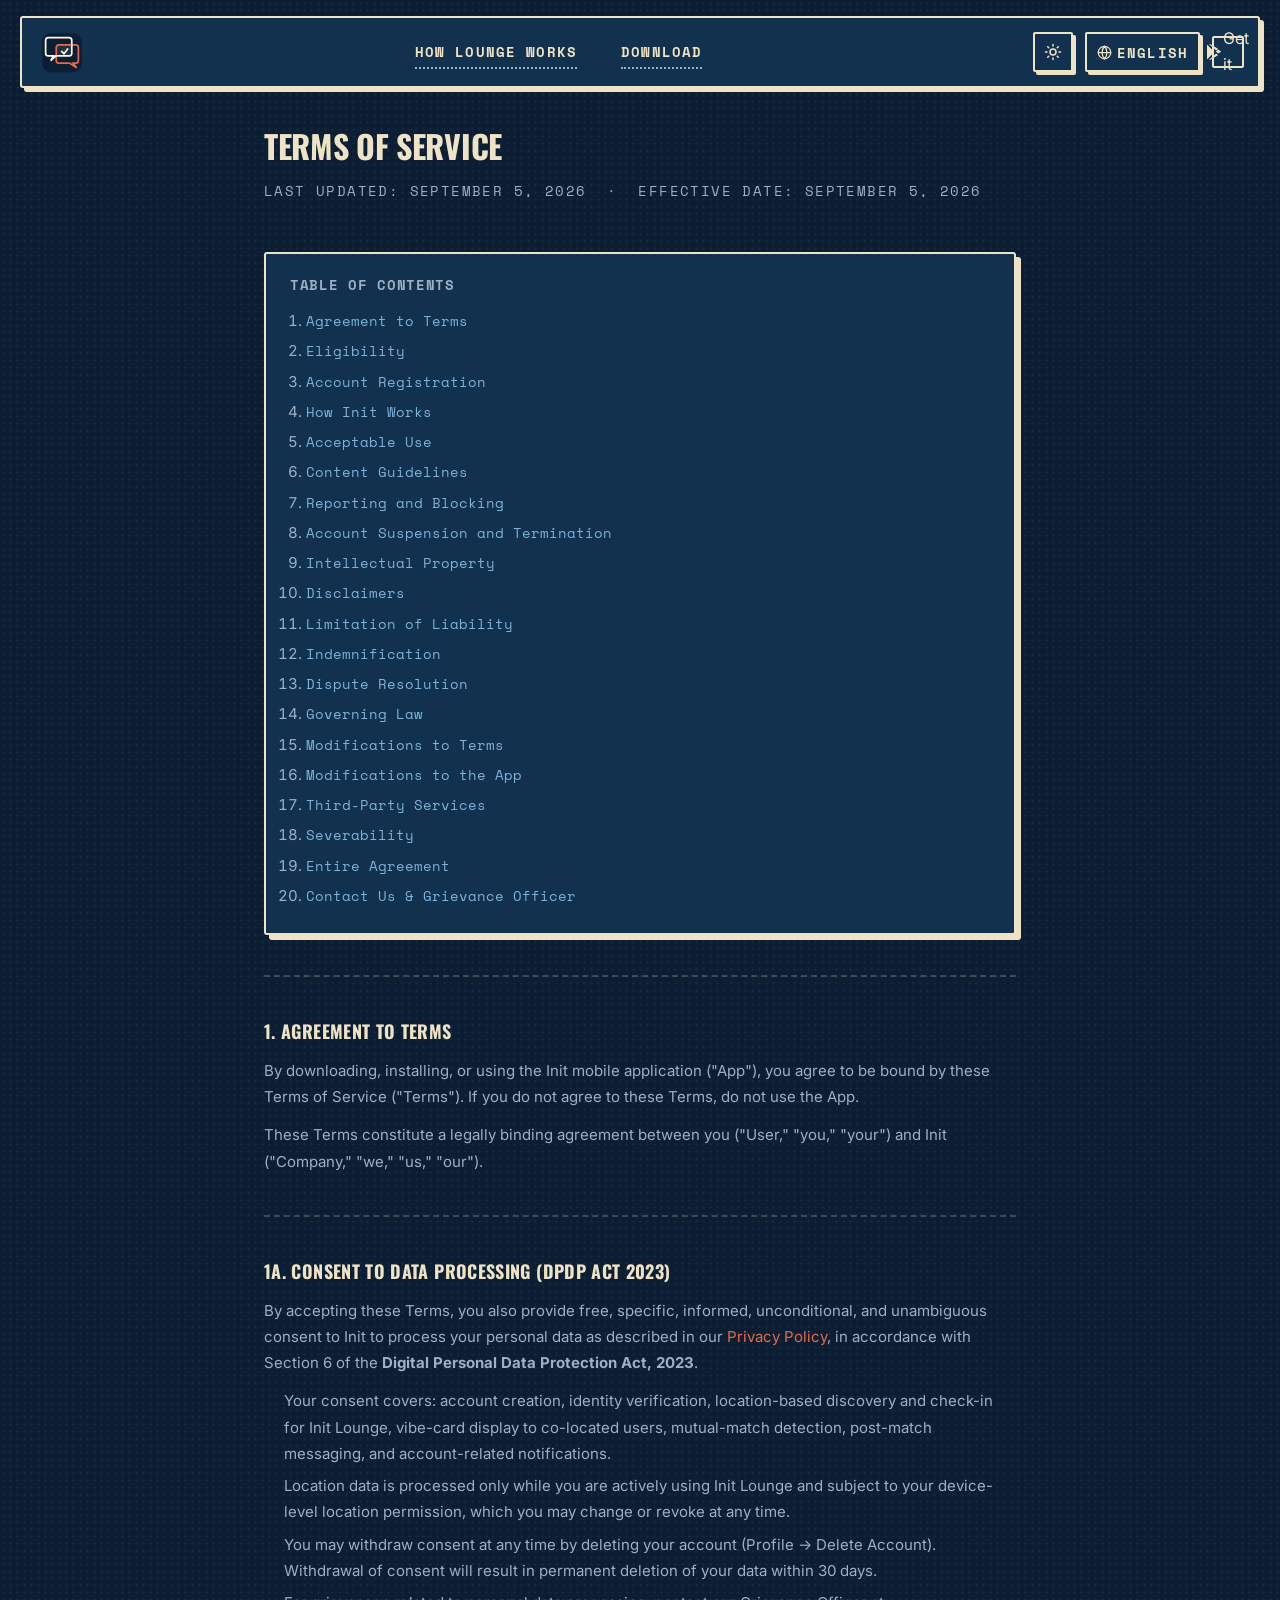
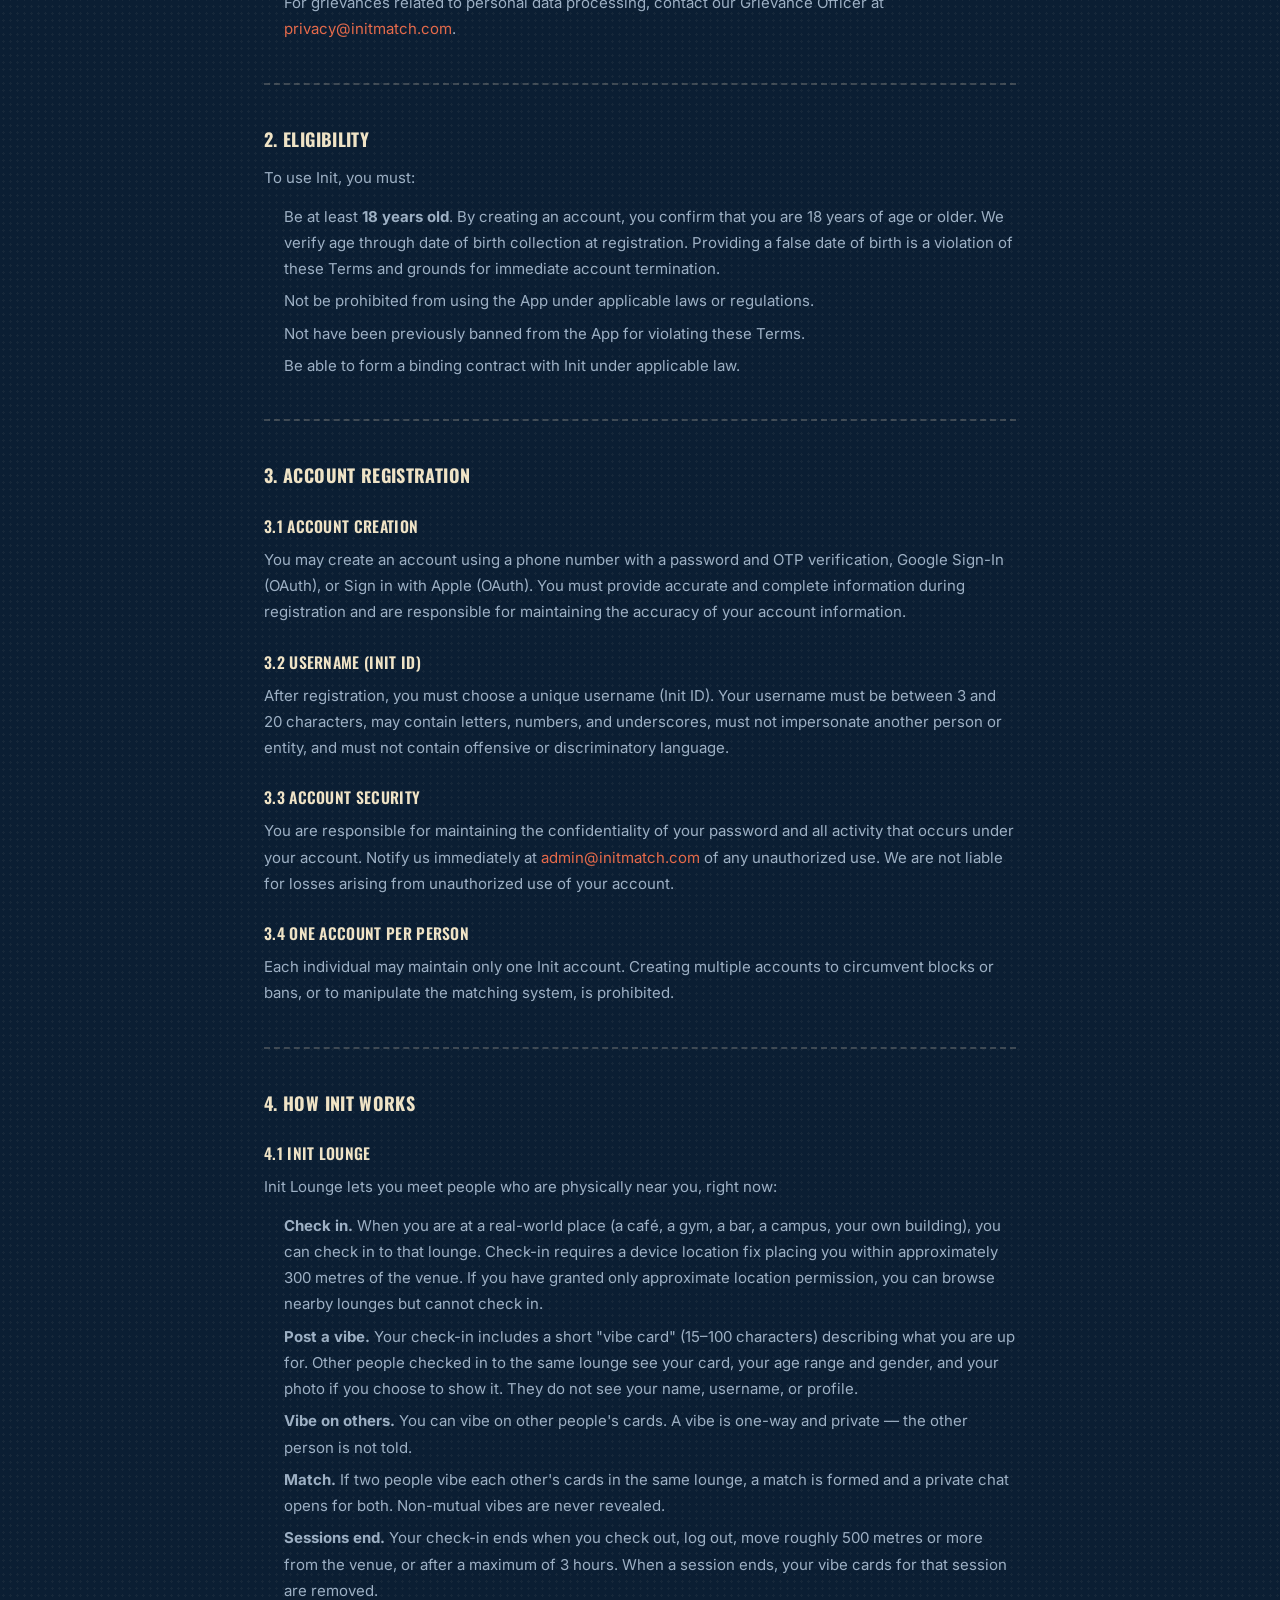
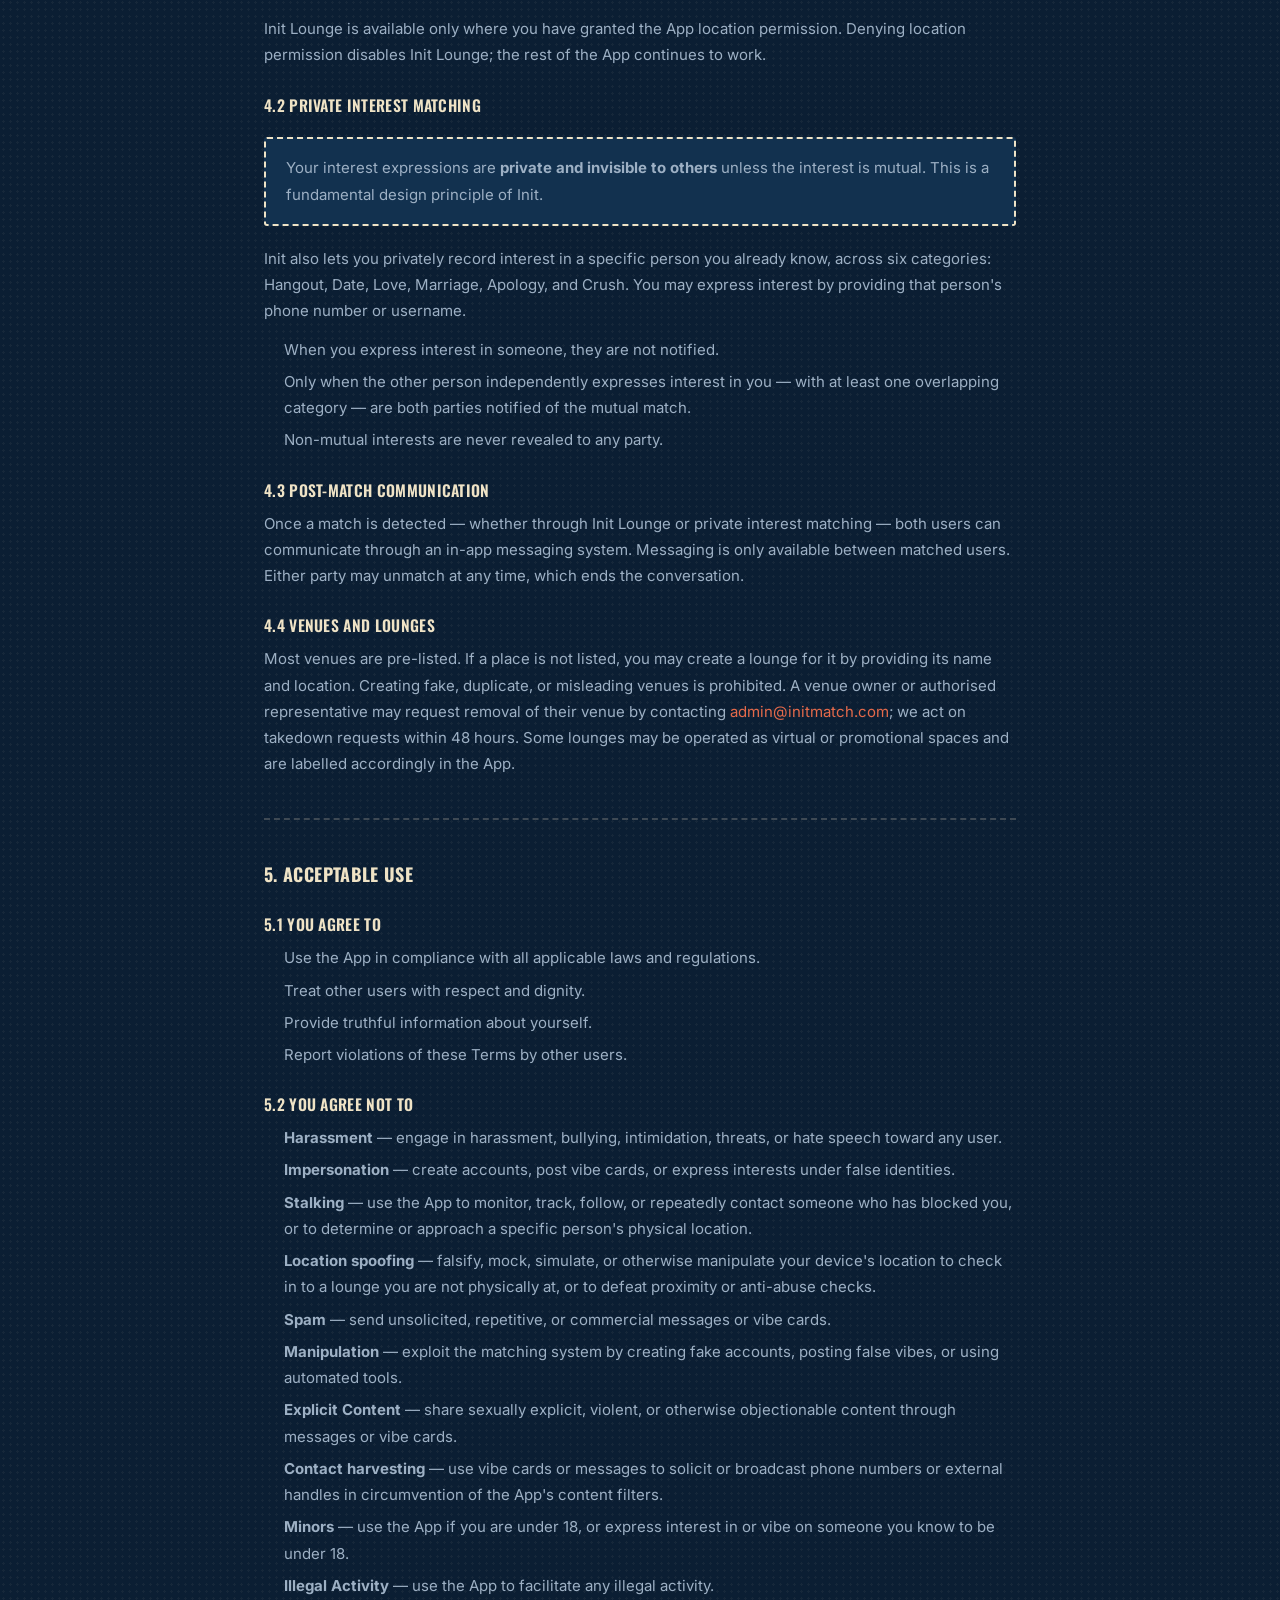
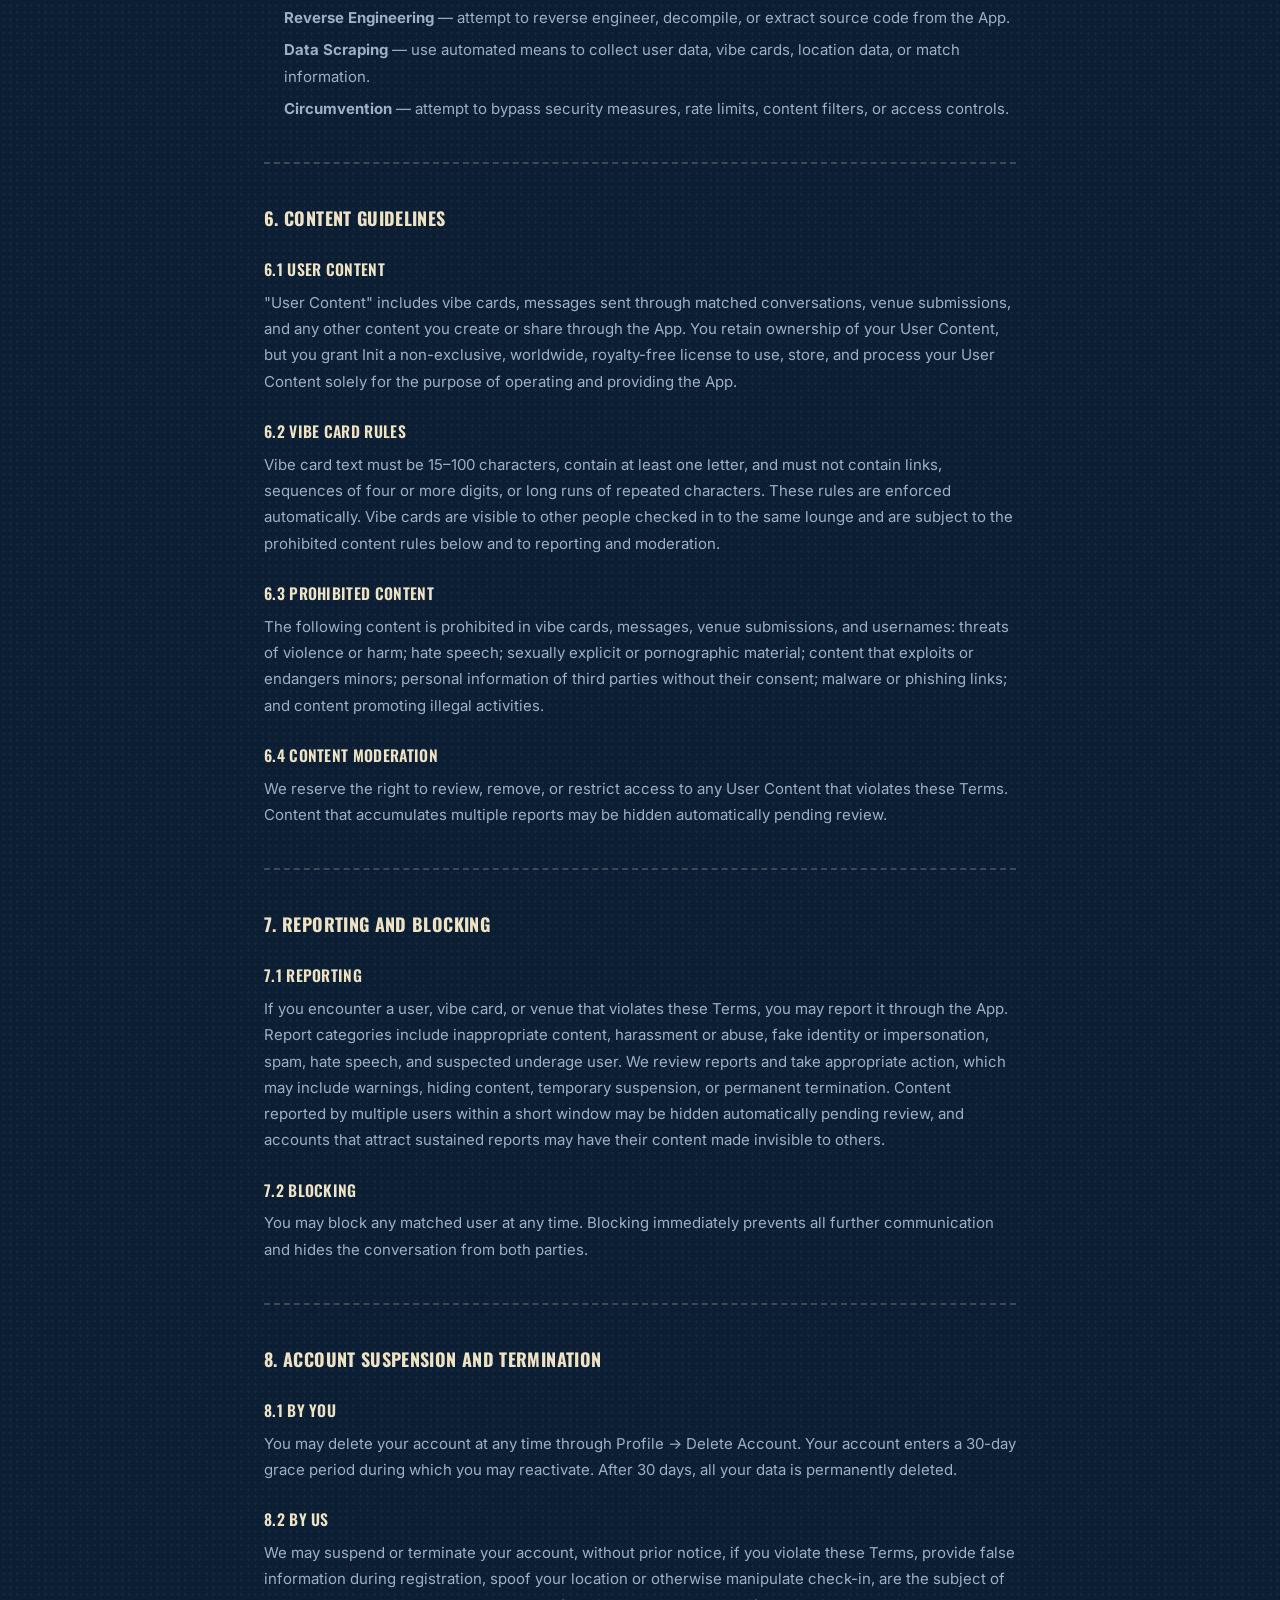
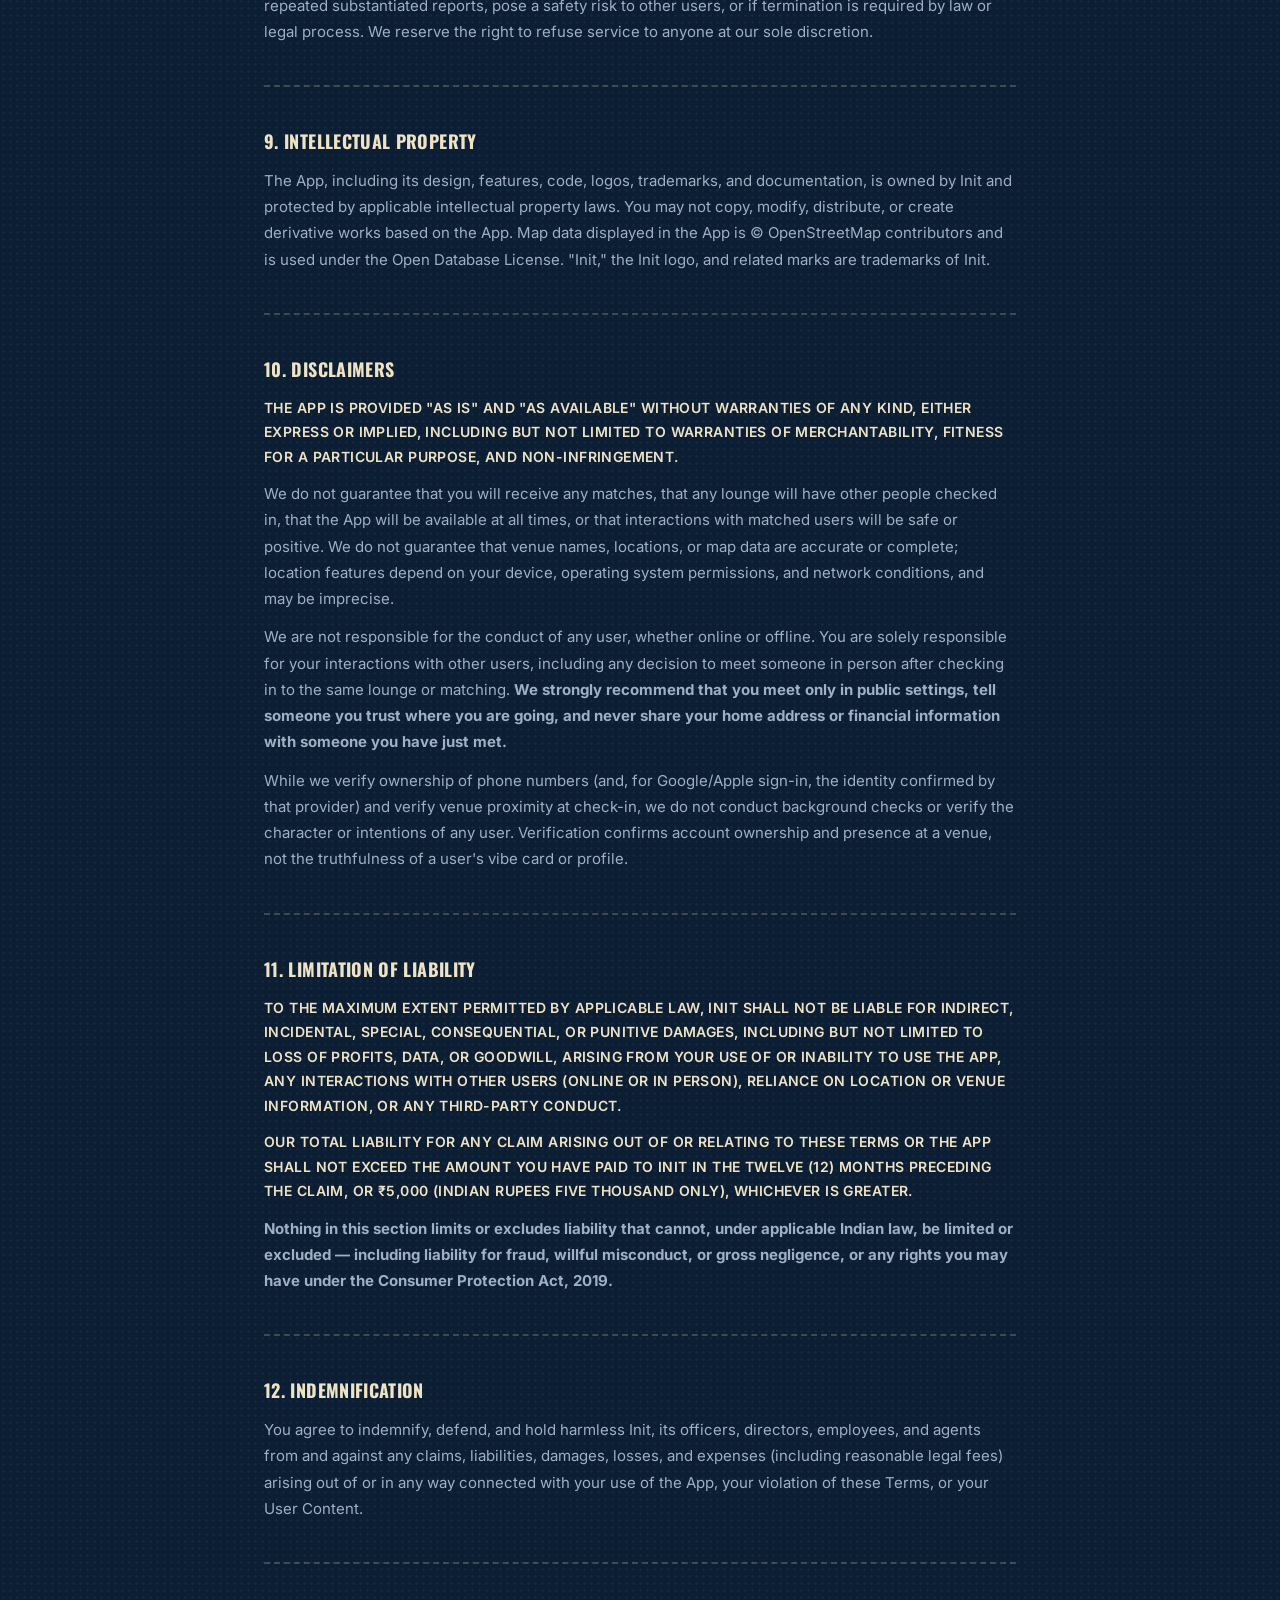
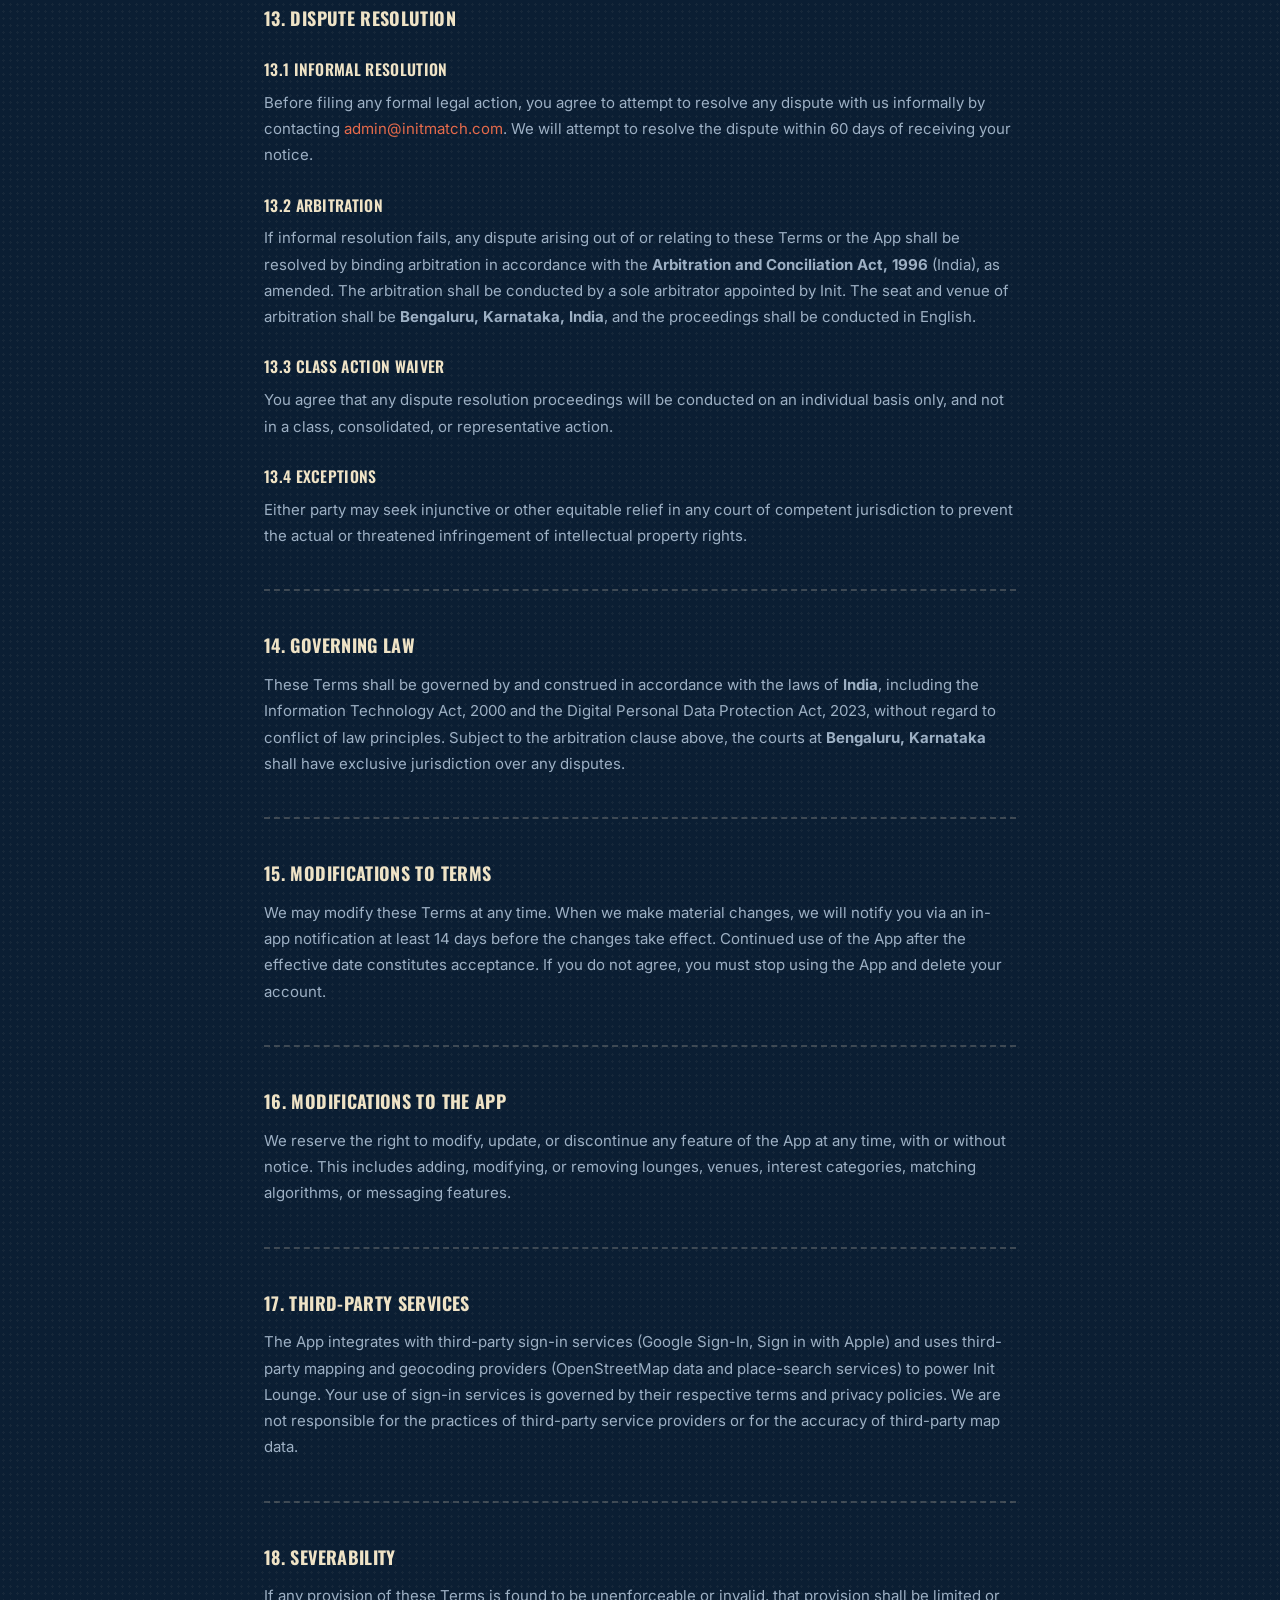
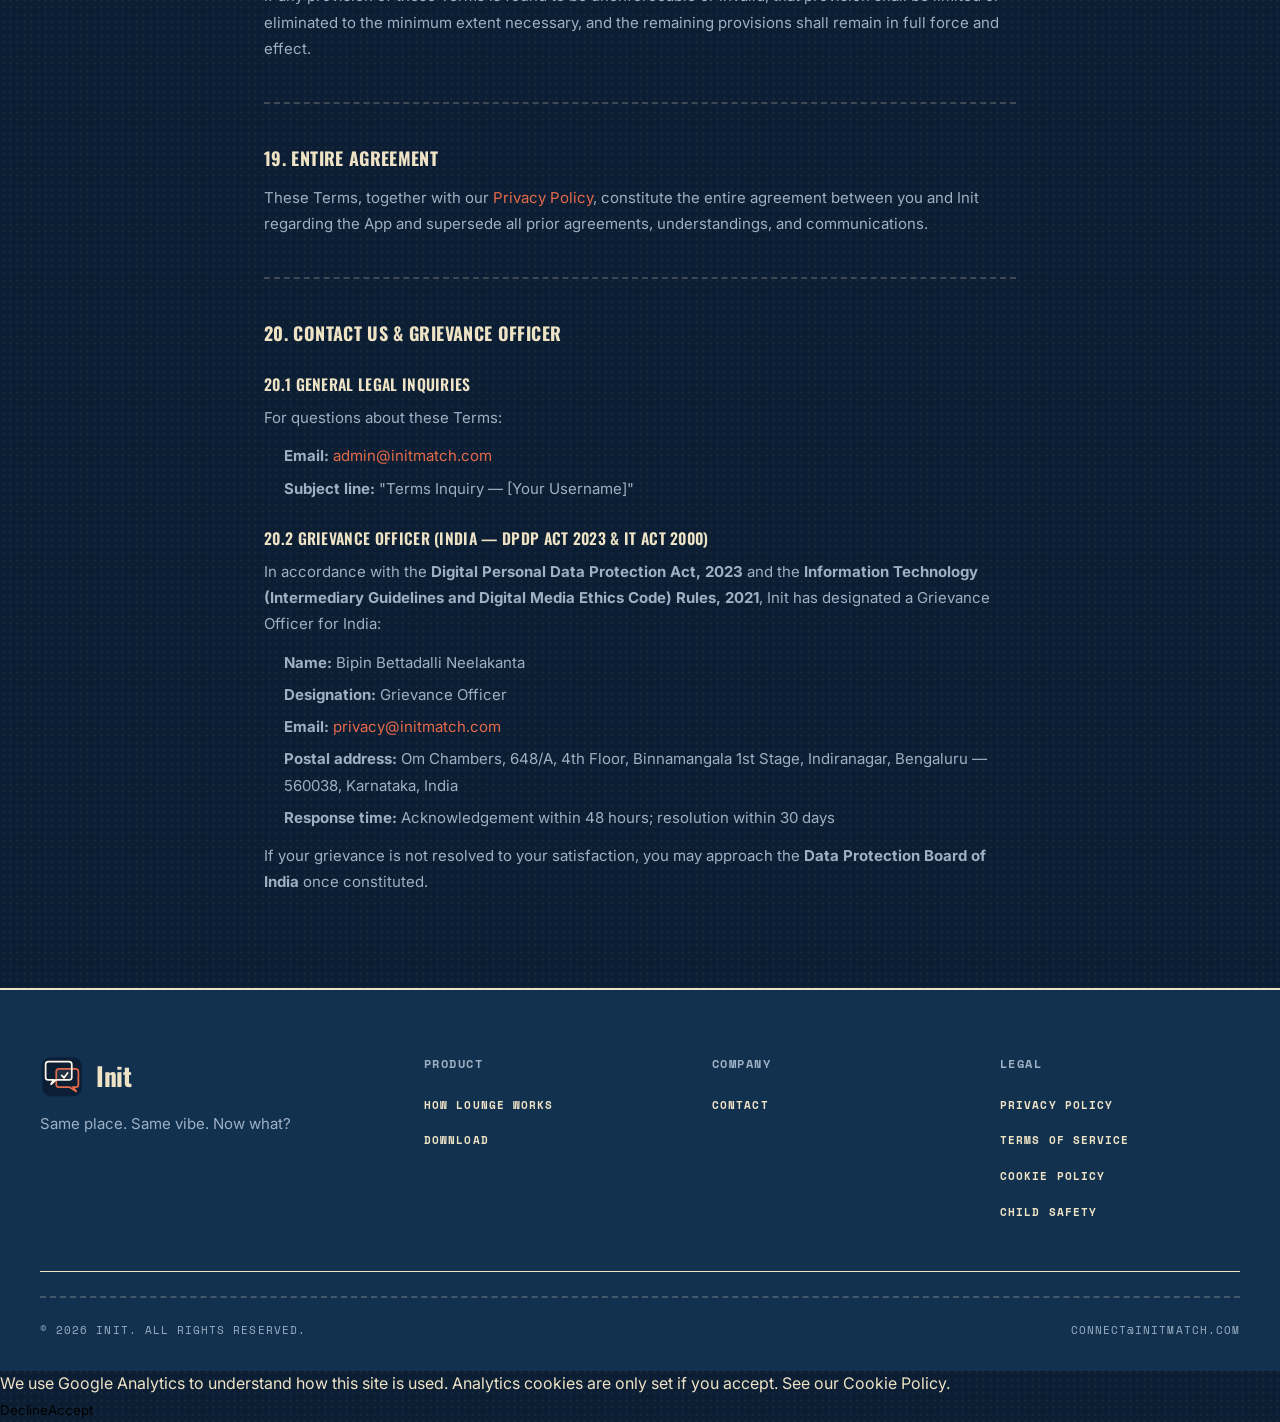
<file: terms.html>
<!DOCTYPE html>
<html lang="en" data-theme="dark">
<head>
  <meta charset="UTF-8" />
  <meta name="viewport" content="width=device-width, initial-scale=1.0" />
  <title>Terms of Service — Init</title>
  <link rel="icon" type="image/png" sizes="32x32" href="images/favicon-32.png?v=4" />
  <link rel="icon" type="image/png" sizes="192x192" href="images/favicon-192.png?v=4" />
  <link rel="apple-touch-icon" href="images/favicon-192.png?v=4" />
  <meta name="description" content="Terms of Service for the Init app — a location-based social app with Init Lounge check-ins, vibe cards, and private mutual-interest matching." />
  <link rel="preconnect" href="https://fonts.googleapis.com" />
  <link rel="preconnect" href="https://fonts.gstatic.com" crossorigin />
  <link href="https://fonts.googleapis.com/css2?family=Oswald:wght@400;500;600;700&family=Space+Mono:wght@400;700&family=Inter:wght@400;500;600;700;800&display=swap" rel="stylesheet" />
  <link rel="stylesheet" href="css/style.css?v=4" />
  <link rel="stylesheet" href="css/v2.css?v=4" />
  <!-- GA4 / Firebase Analytics — measurement ID + Consent Mode v2 live in js/ga.js -->
  <script src="js/ga.js"></script>
  <style>
    .legal-page { max-width: 800px; margin: 0 auto; padding: 120px 24px 80px; }
    .legal-page h1 { font-size: 2rem; font-weight: 800; margin-bottom: 8px; color: var(--text); }
    .legal-page .meta { color: var(--text-secondary); font-size: 0.875rem; margin-bottom: 48px; }
    .legal-page h2 { font-size: 1.125rem; font-weight: 700; margin: 40px 0 12px; color: var(--text); }
    .legal-page h3 { font-size: 0.975rem; font-weight: 600; margin: 24px 0 8px; color: var(--text); }
    .legal-page p { color: var(--text-secondary); line-height: 1.75; margin-bottom: 12px; font-size: 0.9375rem; }
    .legal-page ul, .legal-page ol { color: var(--text-secondary); line-height: 1.75; margin: 0 0 12px 20px; font-size: 0.9375rem; }
    .legal-page ul li, .legal-page ol li { margin-bottom: 6px; }
    .legal-page a { color: var(--primary); text-decoration: none; }
    .legal-page a:hover { text-decoration: underline; }
    .legal-page .highlight-box {
      background: var(--card);
      border: 1px solid var(--border);
      border-left: 3px solid var(--primary);
      border-radius: var(--radius);
      padding: 16px 20px;
      margin: 20px 0;
    }
    .legal-page .highlight-box p { margin-bottom: 0; }
    .legal-page .caps { text-transform: uppercase; font-size: 0.875rem; font-weight: 600; letter-spacing: 0.03em; color: var(--text); line-height: 1.75; margin-bottom: 12px; }
    .legal-toc { background: var(--card); border: 1px solid var(--border); border-radius: var(--radius); padding: 20px 24px; margin-bottom: 40px; }
    .legal-toc h4 { font-size: 0.875rem; font-weight: 600; color: var(--text); margin-bottom: 12px; text-transform: uppercase; letter-spacing: 0.05em; }
    .legal-toc ol { margin: 0 0 0 16px; padding: 0; }
    .legal-toc ol li { margin-bottom: 4px; }
    .legal-toc ol li a { color: var(--primary); font-size: 0.875rem; text-decoration: none; }
    .legal-toc ol li a:hover { text-decoration: underline; }
    .section-divider { border: none; border-top: 1px solid var(--border); margin: 40px 0; }
  </style>
</head>
<body>

<nav class="navbar" id="navbar">
  <a href="index.html" class="nav-logo" aria-label="Init — home">
    <svg class="nav-logo-icon" viewBox="30 20 360 360" xmlns="http://www.w3.org/2000/svg" aria-hidden="true"><rect x="48" y="46" width="324" height="320" rx="72" fill="#0B1E33" stroke="#0C2B4F" stroke-width="4"/><path d="M163,142 L290,142 L290,232 L163,232 Z" fill="#FFF8EA" fill-opacity="0.08"/><path d="M185,142 L322,142 Q344,142 344,164 L344,269 Q344,291 322,291 L300,291 L330,329 L270,291 L185,291 Q163,291 163,269 L163,164 Q163,142 185,142 Z" fill="none" stroke="#E56A4B" stroke-width="14"/><path d="M98,83 L268,83 Q290,83 290,105 L290,210 Q290,232 268,232 L160,232 L118,270 L140,232 L98,232 Q76,232 76,210 L76,105 Q76,83 98,83 Z" fill="none" stroke="#FFF8EA" stroke-width="14"/><path d="M207.25,195 L226.75,214.5 L256,175.5" fill="none" stroke="#FFF8EA" stroke-width="14" stroke-linecap="round" stroke-linejoin="round"/></svg>
  </a>

  <ul class="nav-links">
    <li><a href="index.html#how" data-i18n="nav_how">How Lounge works</a></li>
    <li><a href="index.html#download" data-i18n="nav_download">Download</a></li>
  </ul>

  <div class="nav-controls">
    <button class="theme-toggle" id="themeToggle" aria-label="Toggle theme">
      <svg class="moon" viewBox="0 0 24 24" fill="none" stroke="currentColor" stroke-width="2" stroke-linecap="round" stroke-linejoin="round" aria-hidden="true">
        <path d="M21 12.79A9 9 0 1 1 11.21 3 7 7 0 0 0 21 12.79z"/>
      </svg>
      <svg class="sun" viewBox="0 0 24 24" fill="none" stroke="currentColor" stroke-width="2" stroke-linecap="round" stroke-linejoin="round" aria-hidden="true">
        <circle cx="12" cy="12" r="4"/>
        <path d="M12 2v2M12 20v2M4.93 4.93l1.41 1.41M17.66 17.66l1.41 1.41M2 12h2M20 12h2M4.93 19.07l1.41-1.41M17.66 6.34l1.41-1.41"/>
      </svg>
    </button>

    <div class="lang-selector" id="langSelector">
      <button class="lang-btn" id="langBtn" aria-haspopup="listbox" aria-expanded="false" aria-label="Select language">
        <svg width="15" height="15" viewBox="0 0 24 24" fill="none" stroke="currentColor" stroke-width="2" stroke-linecap="round" stroke-linejoin="round" aria-hidden="true">
          <circle cx="12" cy="12" r="10"/>
          <path d="M2 12h20M12 2a15.3 15.3 0 0 1 4 10 15.3 15.3 0 0 1-4 10 15.3 15.3 0 0 1-4-10 15.3 15.3 0 0 1 4-10z"/>
        </svg>
        <span id="langCurrent">EN</span>
      </button>
      <div class="lang-dropdown" id="langDropdown" hidden role="listbox" aria-label="Language"></div>
    </div>

    <div class="nav-store-btns">
      <a href="https://play.google.com/store/apps/details?id=com.initapp" class="nav-store-btn" aria-label="Get it on Google Play" target="_blank" rel="noopener">
        <svg width="16" height="16" viewBox="0 0 24 24" fill="currentColor" aria-hidden="true"><path d="M3.18 23.76c.39.22.84.27 1.27.14l12.04-6.95-2.76-2.76-10.55 9.57zM.29 1.27C.11 1.62 0 2.02 0 2.47v19.06c0 .45.1.85.29 1.2l.07.07 10.68-10.68v-.25L.36 1.2l-.07.07zM19.96 10.29L16.5 8.31 13.45 11.36l3.05 3.05 3.47-2c.99-.57.99-1.5-.01-2.12zM4.45.1L16.49 7.05l-2.76 2.76L3.18.24C3.58.1 4.05.16 4.45.1z"/></svg>
        <span>Get it</span>
      </a>
    </div>

    <button class="mobile-menu-btn" id="mobileMenuBtn" aria-label="Open menu">
      <svg width="22" height="22" viewBox="0 0 24 24" fill="none" stroke="currentColor" stroke-width="2">
        <line x1="3" y1="6" x2="21" y2="6"/><line x1="3" y1="12" x2="21" y2="12"/><line x1="3" y1="18" x2="21" y2="18"/>
      </svg>
    </button>
  </div>
</nav>

<div class="mobile-nav" id="mobileNav">
  <a href="index.html#how" data-i18n="nav_how">How Lounge works</a>
  <a href="index.html#download" data-i18n="nav_download">Download</a>
</div>

<main class="legal-page">
  <h1>Terms of Service</h1>
  <p class="meta">Last Updated: September 5, 2026 &nbsp;·&nbsp; Effective Date: September 5, 2026</p>

  <div class="legal-toc">
    <h4>Table of Contents</h4>
    <ol>
      <li><a href="#s1">Agreement to Terms</a></li>
      <li><a href="#s2">Eligibility</a></li>
      <li><a href="#s3">Account Registration</a></li>
      <li><a href="#s4">How Init Works</a></li>
      <li><a href="#s5">Acceptable Use</a></li>
      <li><a href="#s6">Content Guidelines</a></li>
      <li><a href="#s7">Reporting and Blocking</a></li>
      <li><a href="#s8">Account Suspension and Termination</a></li>
      <li><a href="#s9">Intellectual Property</a></li>
      <li><a href="#s10">Disclaimers</a></li>
      <li><a href="#s11">Limitation of Liability</a></li>
      <li><a href="#s12">Indemnification</a></li>
      <li><a href="#s13">Dispute Resolution</a></li>
      <li><a href="#s14">Governing Law</a></li>
      <li><a href="#s15">Modifications to Terms</a></li>
      <li><a href="#s16">Modifications to the App</a></li>
      <li><a href="#s17">Third-Party Services</a></li>
      <li><a href="#s18">Severability</a></li>
      <li><a href="#s19">Entire Agreement</a></li>
      <li><a href="#s20">Contact Us &amp; Grievance Officer</a></li>
    </ol>
  </div>

  <hr class="section-divider" />

  <h2 id="s1">1. Agreement to Terms</h2>
  <p>By downloading, installing, or using the Init mobile application ("App"), you agree to be bound by these Terms of Service ("Terms"). If you do not agree to these Terms, do not use the App.</p>
  <p>These Terms constitute a legally binding agreement between you ("User," "you," "your") and Init ("Company," "we," "us," "our").</p>

  <hr class="section-divider" />

  <h2 id="s1b">1a. Consent to Data Processing (DPDP Act 2023)</h2>
  <p>By accepting these Terms, you also provide free, specific, informed, unconditional, and unambiguous consent to Init to process your personal data as described in our <a href="privacy.html">Privacy Policy</a>, in accordance with Section 6 of the <strong>Digital Personal Data Protection Act, 2023</strong>.</p>
  <ul>
    <li>Your consent covers: account creation, identity verification, location-based discovery and check-in for Init Lounge, vibe-card display to co-located users, mutual-match detection, post-match messaging, and account-related notifications.</li>
    <li>Location data is processed only while you are actively using Init Lounge and subject to your device-level location permission, which you may change or revoke at any time.</li>
    <li>You may withdraw consent at any time by deleting your account (Profile → Delete Account). Withdrawal of consent will result in permanent deletion of your data within 30 days.</li>
    <li>For grievances related to personal data processing, contact our Grievance Officer at <a href="mailto:privacy@initmatch.com">privacy@initmatch.com</a>.</li>
  </ul>

  <hr class="section-divider" />

  <h2 id="s2">2. Eligibility</h2>
  <p>To use Init, you must:</p>
  <ul>
    <li>Be at least <strong>18 years old</strong>. By creating an account, you confirm that you are 18 years of age or older. We verify age through date of birth collection at registration. Providing a false date of birth is a violation of these Terms and grounds for immediate account termination.</li>
    <li>Not be prohibited from using the App under applicable laws or regulations.</li>
    <li>Not have been previously banned from the App for violating these Terms.</li>
    <li>Be able to form a binding contract with Init under applicable law.</li>
  </ul>

  <hr class="section-divider" />

  <h2 id="s3">3. Account Registration</h2>

  <h3>3.1 Account Creation</h3>
  <p>You may create an account using a phone number with a password and OTP verification, Google Sign-In (OAuth), or Sign in with Apple (OAuth). You must provide accurate and complete information during registration and are responsible for maintaining the accuracy of your account information.</p>

  <h3>3.2 Username (Init ID)</h3>
  <p>After registration, you must choose a unique username (Init ID). Your username must be between 3 and 20 characters, may contain letters, numbers, and underscores, must not impersonate another person or entity, and must not contain offensive or discriminatory language.</p>

  <h3>3.3 Account Security</h3>
  <p>You are responsible for maintaining the confidentiality of your password and all activity that occurs under your account. Notify us immediately at <a href="mailto:admin@initmatch.com">admin@initmatch.com</a> of any unauthorized use. We are not liable for losses arising from unauthorized use of your account.</p>

  <h3>3.4 One Account Per Person</h3>
  <p>Each individual may maintain only one Init account. Creating multiple accounts to circumvent blocks or bans, or to manipulate the matching system, is prohibited.</p>

  <hr class="section-divider" />

  <h2 id="s4">4. How Init Works</h2>

  <h3>4.1 Init Lounge</h3>
  <p>Init Lounge lets you meet people who are physically near you, right now:</p>
  <ul>
    <li><strong>Check in.</strong> When you are at a real-world place (a café, a gym, a bar, a campus, your own building), you can check in to that lounge. Check-in requires a device location fix placing you within approximately 300 metres of the venue. If you have granted only approximate location permission, you can browse nearby lounges but cannot check in.</li>
    <li><strong>Post a vibe.</strong> Your check-in includes a short "vibe card" (15–100 characters) describing what you are up for. Other people checked in to the same lounge see your card, your age range and gender, and your photo if you choose to show it. They do not see your name, username, or profile.</li>
    <li><strong>Vibe on others.</strong> You can vibe on other people's cards. A vibe is one-way and private — the other person is not told.</li>
    <li><strong>Match.</strong> If two people vibe each other's cards in the same lounge, a match is formed and a private chat opens for both. Non-mutual vibes are never revealed.</li>
    <li><strong>Sessions end.</strong> Your check-in ends when you check out, log out, move roughly 500 metres or more from the venue, or after a maximum of 3 hours. When a session ends, your vibe cards for that session are removed.</li>
  </ul>
  <p>Init Lounge is available only where you have granted the App location permission. Denying location permission disables Init Lounge; the rest of the App continues to work.</p>

  <h3>4.2 Private Interest Matching</h3>
  <div class="highlight-box">
    <p>Your interest expressions are <strong>private and invisible to others</strong> unless the interest is mutual. This is a fundamental design principle of Init.</p>
  </div>
  <p>Init also lets you privately record interest in a specific person you already know, across six categories: Hangout, Date, Love, Marriage, Apology, and Crush. You may express interest by providing that person's phone number or username.</p>
  <ul>
    <li>When you express interest in someone, they are not notified.</li>
    <li>Only when the other person independently expresses interest in you — with at least one overlapping category — are both parties notified of the mutual match.</li>
    <li>Non-mutual interests are never revealed to any party.</li>
  </ul>

  <h3>4.3 Post-Match Communication</h3>
  <p>Once a match is detected — whether through Init Lounge or private interest matching — both users can communicate through an in-app messaging system. Messaging is only available between matched users. Either party may unmatch at any time, which ends the conversation.</p>

  <h3>4.4 Venues and Lounges</h3>
  <p>Most venues are pre-listed. If a place is not listed, you may create a lounge for it by providing its name and location. Creating fake, duplicate, or misleading venues is prohibited. A venue owner or authorised representative may request removal of their venue by contacting <a href="mailto:admin@initmatch.com">admin@initmatch.com</a>; we act on takedown requests within 48 hours. Some lounges may be operated as virtual or promotional spaces and are labelled accordingly in the App.</p>

  <hr class="section-divider" />

  <h2 id="s5">5. Acceptable Use</h2>

  <h3>5.1 You Agree To</h3>
  <ul>
    <li>Use the App in compliance with all applicable laws and regulations.</li>
    <li>Treat other users with respect and dignity.</li>
    <li>Provide truthful information about yourself.</li>
    <li>Report violations of these Terms by other users.</li>
  </ul>

  <h3>5.2 You Agree Not To</h3>
  <ul>
    <li><strong>Harassment</strong> — engage in harassment, bullying, intimidation, threats, or hate speech toward any user.</li>
    <li><strong>Impersonation</strong> — create accounts, post vibe cards, or express interests under false identities.</li>
    <li><strong>Stalking</strong> — use the App to monitor, track, follow, or repeatedly contact someone who has blocked you, or to determine or approach a specific person's physical location.</li>
    <li><strong>Location spoofing</strong> — falsify, mock, simulate, or otherwise manipulate your device's location to check in to a lounge you are not physically at, or to defeat proximity or anti-abuse checks.</li>
    <li><strong>Spam</strong> — send unsolicited, repetitive, or commercial messages or vibe cards.</li>
    <li><strong>Manipulation</strong> — exploit the matching system by creating fake accounts, posting false vibes, or using automated tools.</li>
    <li><strong>Explicit Content</strong> — share sexually explicit, violent, or otherwise objectionable content through messages or vibe cards.</li>
    <li><strong>Contact harvesting</strong> — use vibe cards or messages to solicit or broadcast phone numbers or external handles in circumvention of the App's content filters.</li>
    <li><strong>Minors</strong> — use the App if you are under 18, or express interest in or vibe on someone you know to be under 18.</li>
    <li><strong>Illegal Activity</strong> — use the App to facilitate any illegal activity.</li>
    <li><strong>Reverse Engineering</strong> — attempt to reverse engineer, decompile, or extract source code from the App.</li>
    <li><strong>Data Scraping</strong> — use automated means to collect user data, vibe cards, location data, or match information.</li>
    <li><strong>Circumvention</strong> — attempt to bypass security measures, rate limits, content filters, or access controls.</li>
  </ul>

  <hr class="section-divider" />

  <h2 id="s6">6. Content Guidelines</h2>

  <h3>6.1 User Content</h3>
  <p>"User Content" includes vibe cards, messages sent through matched conversations, venue submissions, and any other content you create or share through the App. You retain ownership of your User Content, but you grant Init a non-exclusive, worldwide, royalty-free license to use, store, and process your User Content solely for the purpose of operating and providing the App.</p>

  <h3>6.2 Vibe Card Rules</h3>
  <p>Vibe card text must be 15–100 characters, contain at least one letter, and must not contain links, sequences of four or more digits, or long runs of repeated characters. These rules are enforced automatically. Vibe cards are visible to other people checked in to the same lounge and are subject to the prohibited content rules below and to reporting and moderation.</p>

  <h3>6.3 Prohibited Content</h3>
  <p>The following content is prohibited in vibe cards, messages, venue submissions, and usernames: threats of violence or harm; hate speech; sexually explicit or pornographic material; content that exploits or endangers minors; personal information of third parties without their consent; malware or phishing links; and content promoting illegal activities.</p>

  <h3>6.4 Content Moderation</h3>
  <p>We reserve the right to review, remove, or restrict access to any User Content that violates these Terms. Content that accumulates multiple reports may be hidden automatically pending review.</p>

  <hr class="section-divider" />

  <h2 id="s7">7. Reporting and Blocking</h2>

  <h3>7.1 Reporting</h3>
  <p>If you encounter a user, vibe card, or venue that violates these Terms, you may report it through the App. Report categories include inappropriate content, harassment or abuse, fake identity or impersonation, spam, hate speech, and suspected underage user. We review reports and take appropriate action, which may include warnings, hiding content, temporary suspension, or permanent termination. Content reported by multiple users within a short window may be hidden automatically pending review, and accounts that attract sustained reports may have their content made invisible to others.</p>

  <h3>7.2 Blocking</h3>
  <p>You may block any matched user at any time. Blocking immediately prevents all further communication and hides the conversation from both parties.</p>

  <hr class="section-divider" />

  <h2 id="s8">8. Account Suspension and Termination</h2>

  <h3>8.1 By You</h3>
  <p>You may delete your account at any time through Profile → Delete Account. Your account enters a 30-day grace period during which you may reactivate. After 30 days, all your data is permanently deleted.</p>

  <h3>8.2 By Us</h3>
  <p>We may suspend or terminate your account, without prior notice, if you violate these Terms, provide false information during registration, spoof your location or otherwise manipulate check-in, are the subject of repeated substantiated reports, pose a safety risk to other users, or if termination is required by law or legal process. We reserve the right to refuse service to anyone at our sole discretion.</p>

  <hr class="section-divider" />

  <h2 id="s9">9. Intellectual Property</h2>
  <p>The App, including its design, features, code, logos, trademarks, and documentation, is owned by Init and protected by applicable intellectual property laws. You may not copy, modify, distribute, or create derivative works based on the App. Map data displayed in the App is © OpenStreetMap contributors and is used under the Open Database License. "Init," the Init logo, and related marks are trademarks of Init.</p>

  <hr class="section-divider" />

  <h2 id="s10">10. Disclaimers</h2>
  <p class="caps">The App is provided "as is" and "as available" without warranties of any kind, either express or implied, including but not limited to warranties of merchantability, fitness for a particular purpose, and non-infringement.</p>
  <p>We do not guarantee that you will receive any matches, that any lounge will have other people checked in, that the App will be available at all times, or that interactions with matched users will be safe or positive. We do not guarantee that venue names, locations, or map data are accurate or complete; location features depend on your device, operating system permissions, and network conditions, and may be imprecise.</p>
  <p>We are not responsible for the conduct of any user, whether online or offline. You are solely responsible for your interactions with other users, including any decision to meet someone in person after checking in to the same lounge or matching. <strong>We strongly recommend that you meet only in public settings, tell someone you trust where you are going, and never share your home address or financial information with someone you have just met.</strong></p>
  <p>While we verify ownership of phone numbers (and, for Google/Apple sign-in, the identity confirmed by that provider) and verify venue proximity at check-in, we do not conduct background checks or verify the character or intentions of any user. Verification confirms account ownership and presence at a venue, not the truthfulness of a user's vibe card or profile.</p>

  <hr class="section-divider" />

  <h2 id="s11">11. Limitation of Liability</h2>
  <p class="caps">To the maximum extent permitted by applicable law, Init shall not be liable for indirect, incidental, special, consequential, or punitive damages, including but not limited to loss of profits, data, or goodwill, arising from your use of or inability to use the App, any interactions with other users (online or in person), reliance on location or venue information, or any third-party conduct.</p>
  <p class="caps">Our total liability for any claim arising out of or relating to these Terms or the App shall not exceed the amount you have paid to Init in the twelve (12) months preceding the claim, or ₹5,000 (Indian Rupees Five Thousand only), whichever is greater.</p>
  <p><strong>Nothing in this section limits or excludes liability that cannot, under applicable Indian law, be limited or excluded — including liability for fraud, willful misconduct, or gross negligence, or any rights you may have under the Consumer Protection Act, 2019.</strong></p>

  <hr class="section-divider" />

  <h2 id="s12">12. Indemnification</h2>
  <p>You agree to indemnify, defend, and hold harmless Init, its officers, directors, employees, and agents from and against any claims, liabilities, damages, losses, and expenses (including reasonable legal fees) arising out of or in any way connected with your use of the App, your violation of these Terms, or your User Content.</p>

  <hr class="section-divider" />

  <h2 id="s13">13. Dispute Resolution</h2>

  <h3>13.1 Informal Resolution</h3>
  <p>Before filing any formal legal action, you agree to attempt to resolve any dispute with us informally by contacting <a href="mailto:admin@initmatch.com">admin@initmatch.com</a>. We will attempt to resolve the dispute within 60 days of receiving your notice.</p>

  <h3>13.2 Arbitration</h3>
  <p>If informal resolution fails, any dispute arising out of or relating to these Terms or the App shall be resolved by binding arbitration in accordance with the <strong>Arbitration and Conciliation Act, 1996</strong> (India), as amended. The arbitration shall be conducted by a sole arbitrator appointed by Init. The seat and venue of arbitration shall be <strong>Bengaluru, Karnataka, India</strong>, and the proceedings shall be conducted in English.</p>

  <h3>13.3 Class Action Waiver</h3>
  <p>You agree that any dispute resolution proceedings will be conducted on an individual basis only, and not in a class, consolidated, or representative action.</p>

  <h3>13.4 Exceptions</h3>
  <p>Either party may seek injunctive or other equitable relief in any court of competent jurisdiction to prevent the actual or threatened infringement of intellectual property rights.</p>

  <hr class="section-divider" />

  <h2 id="s14">14. Governing Law</h2>
  <p>These Terms shall be governed by and construed in accordance with the laws of <strong>India</strong>, including the Information Technology Act, 2000 and the Digital Personal Data Protection Act, 2023, without regard to conflict of law principles. Subject to the arbitration clause above, the courts at <strong>Bengaluru, Karnataka</strong> shall have exclusive jurisdiction over any disputes.</p>

  <hr class="section-divider" />

  <h2 id="s15">15. Modifications to Terms</h2>
  <p>We may modify these Terms at any time. When we make material changes, we will notify you via an in-app notification at least 14 days before the changes take effect. Continued use of the App after the effective date constitutes acceptance. If you do not agree, you must stop using the App and delete your account.</p>

  <hr class="section-divider" />

  <h2 id="s16">16. Modifications to the App</h2>
  <p>We reserve the right to modify, update, or discontinue any feature of the App at any time, with or without notice. This includes adding, modifying, or removing lounges, venues, interest categories, matching algorithms, or messaging features.</p>

  <hr class="section-divider" />

  <h2 id="s17">17. Third-Party Services</h2>
  <p>The App integrates with third-party sign-in services (Google Sign-In, Sign in with Apple) and uses third-party mapping and geocoding providers (OpenStreetMap data and place-search services) to power Init Lounge. Your use of sign-in services is governed by their respective terms and privacy policies. We are not responsible for the practices of third-party service providers or for the accuracy of third-party map data.</p>

  <hr class="section-divider" />

  <h2 id="s18">18. Severability</h2>
  <p>If any provision of these Terms is found to be unenforceable or invalid, that provision shall be limited or eliminated to the minimum extent necessary, and the remaining provisions shall remain in full force and effect.</p>

  <hr class="section-divider" />

  <h2 id="s19">19. Entire Agreement</h2>
  <p>These Terms, together with our <a href="privacy.html">Privacy Policy</a>, constitute the entire agreement between you and Init regarding the App and supersede all prior agreements, understandings, and communications.</p>

  <hr class="section-divider" />

  <h2 id="s20">20. Contact Us &amp; Grievance Officer</h2>

  <h3>20.1 General Legal Inquiries</h3>
  <p>For questions about these Terms:</p>
  <ul>
    <li><strong>Email:</strong> <a href="mailto:admin@initmatch.com">admin@initmatch.com</a></li>
    <li><strong>Subject line:</strong> "Terms Inquiry — [Your Username]"</li>
  </ul>

  <h3>20.2 Grievance Officer (India — DPDP Act 2023 &amp; IT Act 2000)</h3>
  <p>In accordance with the <strong>Digital Personal Data Protection Act, 2023</strong> and the <strong>Information Technology (Intermediary Guidelines and Digital Media Ethics Code) Rules, 2021</strong>, Init has designated a Grievance Officer for India:</p>
  <ul>
    <li><strong>Name:</strong> Bipin Bettadalli Neelakanta</li>
    <li><strong>Designation:</strong> Grievance Officer</li>
    <li><strong>Email:</strong> <a href="mailto:privacy@initmatch.com">privacy@initmatch.com</a></li>
    <li><strong>Postal address:</strong> Om Chambers, 648/A, 4th Floor, Binnamangala 1st Stage, Indiranagar, Bengaluru — 560038, Karnataka, India</li>
    <li><strong>Response time:</strong> Acknowledgement within 48 hours; resolution within 30 days</li>
  </ul>
  <p>If your grievance is not resolved to your satisfaction, you may approach the <strong>Data Protection Board of India</strong> once constituted.</p>
</main>

<footer class="footer">
  <div class="footer-grid">
    <div class="footer-brand">
      <a href="index.html" class="nav-logo">
        <svg class="nav-logo-icon" viewBox="30 20 360 360" xmlns="http://www.w3.org/2000/svg" aria-hidden="true"><rect x="48" y="46" width="324" height="320" rx="72" fill="#0B1E33" stroke="#0C2B4F" stroke-width="4"/><path d="M163,142 L290,142 L290,232 L163,232 Z" fill="#FFF8EA" fill-opacity="0.08"/><path d="M185,142 L322,142 Q344,142 344,164 L344,269 Q344,291 322,291 L300,291 L330,329 L270,291 L185,291 Q163,291 163,269 L163,164 Q163,142 185,142 Z" fill="none" stroke="#E56A4B" stroke-width="14"/><path d="M98,83 L268,83 Q290,83 290,105 L290,210 Q290,232 268,232 L160,232 L118,270 L140,232 L98,232 Q76,232 76,210 L76,105 Q76,83 98,83 Z" fill="none" stroke="#FFF8EA" stroke-width="14"/><path d="M207.25,195 L226.75,214.5 L256,175.5" fill="none" stroke="#FFF8EA" stroke-width="14" stroke-linecap="round" stroke-linejoin="round"/></svg>
        Init
      </a>
      <p data-i18n="home_footer_tagline">Same place. Same vibe. Now what?</p>
    </div>

    <div class="footer-col">
      <h4 data-i18n="footer_product">Product</h4>
      <ul>
        <li><a href="index.html#how" data-i18n="nav_how">How Lounge works</a></li>
        <li><a href="index.html#download" data-i18n="nav_download">Download</a></li>
      </ul>
    </div>

    <div class="footer-col">
      <h4 data-i18n="footer_company">Company</h4>
      <ul><li><a href="mailto:connect@initmatch.com" data-i18n="footer_contact">Contact</a></li></ul>
    </div>

    <div class="footer-col">
      <h4 data-i18n="footer_legal">Legal</h4>
      <ul>
        <li><a href="privacy.html" data-i18n="footer_privacy">Privacy Policy</a></li>
        <li><a href="terms.html" data-i18n="footer_terms">Terms of Service</a></li>
        <li><a href="cookie-policy.html" data-i18n="footer_cookie">Cookie Policy</a></li>
        <li><a href="child-safety.html">Child Safety</a></li>
      </ul>
    </div>
  </div>

  <div class="footer-bottom">
    <p>&copy; 2026 Init. <span data-i18n="footer_rights">All rights reserved.</span></p>
    <a href="mailto:connect@initmatch.com">connect@initmatch.com</a>
  </div>
</footer>

<script src="js/main.js"></script>
<script src="js/i18n.js"></script>
<script src="js/consent.js"></script>
</body>
</html>
</file>
<file: css/style.css>
/* ═══════════════════════════════════════════════════════════════
   Init — initmatch.com
   Two themes: New Light (default) + New Dark
═══════════════════════════════════════════════════════════════ */

:root, [data-theme="light"] {
  --primary: #A88A3D;
  --primary-light: #E8C877;
  --primary-dark: #A88A3D;
  --secondary: #A88A3D;

  --bg: #FAF8FF;
  --surface: #FFFFFF;
  --card: #FFFFFF;

  --text: #1C1627;
  --text-secondary: #6B6080;
  --border: #E0D8EE;
  --input-bg: #F3F0FA;

  --lounge-gold: #A88A3D;
  --gold-text: #2D1A00;

  --glow: rgba(208, 176, 112, 0.20);
  --grad-accent: linear-gradient(135deg, #E8C877 0%, #A88A3D 100%);
  --grad-primary: linear-gradient(135deg, #E8C877 0%, #D0B070 50%, #A88A3D 100%);
  --overlay: rgba(0, 0, 0, 0.4);

  --shadow-sm: 0 1px 2px rgba(28, 22, 39, 0.04);
  --shadow-md: 0 8px 24px rgba(208, 176, 112, 0.08);
  --shadow-lg: 0 24px 60px rgba(208, 176, 112, 0.12);

  --radius: 12px;
  --radius-lg: 20px;
  --radius-xl: 32px;
}

[data-theme="dark"] {
  --primary: #D0B070;
  --primary-light: #E8C877;
  --primary-dark: #A88A3D;
  --secondary: #D0B070;

  --bg: #0C0A14;
  --surface: #1A1628;
  --card: #1A1628;

  --text: #F0ECF9;
  --text-secondary: #8B85A0;
  --border: #2A2440;
  --input-bg: #131020;

  --lounge-gold: #D0B070;
  --gold-text: #2D1A00;

  --glow: rgba(208, 176, 112, 0.35);
  --grad-accent: linear-gradient(135deg, #E8C877 0%, #A88A3D 100%);
  --grad-primary: linear-gradient(135deg, #E8C877 0%, #D0B070 50%, #A88A3D 100%);
  --overlay: rgba(0, 0, 0, 0.6);

  --shadow-sm: 0 1px 2px rgba(0, 0, 0, 0.3);
  --shadow-md: 0 8px 24px rgba(0, 0, 0, 0.4);
  --shadow-lg: 0 24px 60px rgba(0, 0, 0, 0.5);
}

/* ═══════════════════════════════════════════════════════════════
   Base
═══════════════════════════════════════════════════════════════ */

* { box-sizing: border-box; margin: 0; padding: 0; }

html { scroll-behavior: smooth; }

html, body { overflow-x: hidden; }

body {
  font-family: 'Plus Jakarta Sans', -apple-system, BlinkMacSystemFont, 'Segoe UI', system-ui, sans-serif;
  background: var(--bg);
  color: var(--text);
  line-height: 1.6;
  -webkit-font-smoothing: antialiased;
  -moz-osx-font-smoothing: grayscale;
  transition: background-color 0.25s ease, color 0.25s ease;
}

a { color: inherit; text-decoration: none; }
ul { list-style: none; }
img, svg { display: block; max-width: 100%; }
button { font-family: inherit; cursor: pointer; border: none; background: none; }

.container {
  max-width: 1200px;
  margin: 0 auto;
  padding: 0 24px;
}

::selection { background: var(--primary); color: var(--gold-text); }

/* ═══════════════════════════════════════════════════════════════
   Navbar
═══════════════════════════════════════════════════════════════ */

.navbar {
  position: fixed;
  top: 16px;
  left: 50%;
  transform: translateX(-50%);
  width: calc(100% - 32px);
  max-width: 1240px;
  z-index: 100;
  padding: 10px 14px 10px 20px;
  display: flex;
  align-items: center;
  justify-content: space-between;
  gap: 16px;
  background: color-mix(in srgb, var(--bg) 25%, transparent);
  backdrop-filter: saturate(180%) blur(20px);
  -webkit-backdrop-filter: saturate(180%) blur(20px);
  border: 1px solid var(--border);
  border-radius: 18px;
  box-shadow: var(--shadow-md);
  transition: box-shadow 0.2s ease, background-color 0.2s ease;
}

.navbar.scrolled {
  box-shadow: var(--shadow-lg);
  background: color-mix(in srgb, var(--bg) 45%, transparent);
}

/* Inner grouped pills — rectangular, Bumble-style */
.nav-links,
.nav-controls {
  background: color-mix(in srgb, var(--surface) 65%, transparent);
  border: 1px solid var(--border);
  border-radius: 14px;
  padding: 4px 8px;
}

.nav-links { padding: 6px 18px; }
.nav-controls { padding: 4px 4px 4px 4px; }

.nav-logo {
  display: inline-flex;
  align-items: center;
  gap: 12px;
  font-weight: 800;
  font-size: 2.25rem;
  letter-spacing: -0.03em;
  color: var(--text);
}

.nav-logo-icon {
  width: 56px; height: 52px;
  flex-shrink: 0;
}

.nav-links {
  display: flex;
  align-items: center;
  gap: 32px;
}

.nav-links a {
  color: var(--text);
  font-size: 0.9375rem;
  font-weight: 700;
  transition: opacity 0.15s ease;
}

.nav-links a:hover { opacity: 0.7; }

.nav-controls {
  display: flex;
  align-items: center;
  gap: 12px;
}

.theme-toggle {
  width: 40px; height: 40px;
  border-radius: 12px;
  background: var(--surface);
  border: 1px solid var(--border);
  display: flex;
  align-items: center;
  justify-content: center;
  color: var(--text);
  transition: all 0.2s ease;
}

.theme-toggle:hover {
  border-color: var(--primary);
  color: var(--primary);
}

.theme-toggle svg { width: 18px; height: 18px; }
.theme-toggle .sun { display: none; }
[data-theme="dark"] .theme-toggle .sun { display: block; }
[data-theme="dark"] .theme-toggle .moon { display: none; }

.btn-nav-cta {
  display: inline-flex;
  align-items: center;
  gap: 6px;
  padding: 10px 18px;
  background: var(--text);
  color: var(--bg);
  border-radius: 12px;
  font-size: 0.9375rem;
  font-weight: 600;
  transition: transform 0.15s ease, opacity 0.15s ease;
  cursor: pointer;
}

.btn-nav-cta:hover { transform: translateY(-1px); opacity: 0.9; }

.btn-nav-cta .chev {
  transition: transform 0.2s ease;
}
.nav-download.open .btn-nav-cta .chev { transform: rotate(180deg); }

/* Inline nav store buttons */
.nav-store-btns {
  display: flex;
  gap: 8px;
}

.nav-store-btn {
  display: inline-flex;
  align-items: center;
  justify-content: center;
  width: 32px;
  height: 32px;
  background: var(--text);
  color: var(--bg);
  border-radius: 10px;
  text-decoration: none;
  transition: transform 0.15s ease, opacity 0.15s ease;
}
.nav-store-btn svg { width: 16px; height: 16px; flex-shrink: 0; }

.nav-store-btn:hover { transform: translateY(-1px); opacity: 0.9; }

.mobile-menu-btn {
  display: none;
  width: 40px; height: 40px;
  color: var(--text);
  align-items: center;
  justify-content: center;
}

.mobile-nav {
  display: none;
  position: fixed;
  top: 80px;
  left: 16px;
  right: 16px;
  background: color-mix(in srgb, var(--bg) 92%, transparent);
  backdrop-filter: saturate(180%) blur(20px);
  -webkit-backdrop-filter: saturate(180%) blur(20px);
  border: 1px solid var(--border);
  border-radius: 20px;
  padding: 8px 16px;
  box-shadow: var(--shadow-lg);
  z-index: 99;
  flex-direction: column;
  gap: 2px;
}

.mobile-nav.open { display: flex; }
.mobile-nav a {
  padding: 14px 8px;
  color: var(--text);
  font-size: 1.0625rem;
  font-weight: 500;
  border-bottom: 1px solid var(--border);
}
.mobile-nav a:last-child { border-bottom: none; }

/* ═══════════════════════════════════════════════════════════════
   Buttons
═══════════════════════════════════════════════════════════════ */

.btn-primary, .btn-outline {
  display: inline-flex;
  align-items: center;
  gap: 8px;
  padding: 14px 24px;
  border-radius: 14px;
  font-size: 1rem;
  font-weight: 600;
  transition: transform 0.15s ease, box-shadow 0.2s ease, opacity 0.2s ease;
  cursor: pointer;
}

.btn-primary {
  background: var(--text);
  color: var(--bg);
  box-shadow: var(--shadow-md);
}

.btn-primary:hover {
  transform: translateY(-2px);
  box-shadow: var(--shadow-lg);
}

.btn-outline {
  background: transparent;
  color: var(--text);
  border: 1.5px solid var(--border);
}

.btn-outline:hover {
  border-color: var(--text);
  transform: translateY(-2px);
}

/* ═══════════════════════════════════════════════════════════════
   Hero
═══════════════════════════════════════════════════════════════ */

.hero {
  padding: 0;
  width: 100%;
  display: flex;
  align-items: center;
  justify-content: center;
}

.hero-banner {
  position: relative;
  min-height: 100vh;
  background: url('../images/hero-bg.jpeg') center 40% / cover no-repeat;
  display: flex;
  align-items: center;
  justify-content: center;
  padding: 0;
}

.hero-slideshow {
  display: none;
}

/* Web slideshow: desktop only */
.hero-slideshow--web {
  display: block;
  position: absolute;
  inset: 0;
  z-index: 0;
}

/* Mobile slideshow: hidden on desktop, shown on mobile */
.hero-slideshow--mobile {
  display: none;
}

.hero-slideshow .slide {
  position: absolute;
  inset: 0;
  background-size: cover;
  background-position: center center;
  opacity: 0;
  transition: opacity 1.2s ease-in-out;
}

.hero-slideshow .slide.active {
  opacity: 1;
}

@media (max-width: 768px) {
  .hero-banner {
    background: #0C0A14;
    align-items: flex-end;
  }
  .hero-slideshow--web { display: none; }
  .hero-slideshow--mobile {
    display: block;
    position: absolute;
    inset: 0;
    z-index: 0;
  }
  .hero-banner-overlay {
    z-index: 2;
  }
  .hero-banner-inner {
    padding: 0 24px 64px;
  }
}

.hero-banner-overlay {
  position: absolute;
  inset: 0;
  background:
    radial-gradient(ellipse 35% 25% at 50% 15%, rgba(0,0,0,0.92) 0%, rgba(0,0,0,0.0) 100%),
    linear-gradient(to bottom, rgba(0,0,0,0.65) 0%, rgba(0,0,0,0.0) 22%),
    linear-gradient(to top,    rgba(0,0,0,0.85) 0%, rgba(0,0,0,0.50) 30%, rgba(0,0,0,0.0) 65%);
  z-index: 2;
}

.hero-banner-inner {
  position: relative;
  z-index: 2;
  width: 100%;
  max-width: 820px;
  padding: 20% 32px 64px;
  text-align: center;
  display: flex;
  flex-direction: column;
  align-items: center;
}

.hero-messages {
  display: grid;
  margin-bottom: 28px;
}

.hero-message {
  grid-area: 1 / 1;
  opacity: 0;
  transition: opacity 0.8s ease-in-out;
  pointer-events: none;
}

.hero-message.active {
  opacity: 1;
  pointer-events: auto;
}

.hero-messages .hero-banner-title,
.hero-messages .hero-sub {
  margin-bottom: 0;
}

.hero-messages .hero-banner-title {
  margin-bottom: 16px;
}

.hero-messages .hero-sub {
  margin-left: auto;
  margin-right: auto;
}

.hero-banner-title {
  font-size: clamp(2.75rem, 6vw, 5.25rem);
  font-weight: 800;
  line-height: 1.02;
  letter-spacing: -0.035em;
  color: #fff;
  margin-bottom: 20px;
}

.hero-banner-title .accent {
  background: var(--grad-primary);
  -webkit-background-clip: text;
  background-clip: text;
  -webkit-text-fill-color: transparent;
  color: transparent;
}

.hero-eyebrow-light {
  background: rgba(255, 255, 255, 0.12) !important;
  border-color: rgba(255, 255, 255, 0.2) !important;
  color: rgba(255, 255, 255, 0.9) !important;
}

.hero-eyebrow-light .dot {
  background: #fff !important;
  box-shadow: 0 0 0 4px rgba(255,255,255,0.2) !important;
}

.hero-sub-light {
  color: rgba(255, 255, 255, 0.78) !important;
}

.btn-outline-light {
  color: #fff !important;
  border-color: rgba(255, 255, 255, 0.5) !important;
}
.btn-outline-light:hover {
  background: rgba(255, 255, 255, 0.12) !important;
  border-color: #fff !important;
}

.hero-inner {
  width: 100%;
  max-width: 1200px;
  display: grid;
  grid-template-columns: 1.1fr 1fr;
  gap: 48px;
  align-items: center;
}

.hero-eyebrow {
  display: inline-flex;
  align-items: center;
  gap: 8px;
  padding: 6px 14px;
  background: var(--input-bg);
  border: 1px solid var(--border);
  border-radius: 999px;
  font-size: 0.75rem;
  font-weight: 600;
  color: var(--primary);
  letter-spacing: 0.08em;
  text-transform: uppercase;
  margin-bottom: 20px;
}

.hero-eyebrow .dot {
  width: 6px; height: 6px;
  border-radius: 50%;
  background: var(--primary);
  box-shadow: 0 0 0 4px var(--glow);
}

.hero h1 {
  font-size: clamp(2.75rem, 6vw, 4.75rem);
  font-weight: 800;
  line-height: 1.02;
  letter-spacing: -0.035em;
  color: var(--text);
  margin-bottom: 24px;
}

.hero h1 .accent {
  background: var(--grad-primary);
  -webkit-background-clip: text;
  background-clip: text;
  -webkit-text-fill-color: transparent;
  color: transparent;
}

.hero-sub {
  font-size: 1.1875rem;
  color: var(--text-secondary);
  max-width: 520px;
  margin-bottom: 36px;
}

.hero-cta {
  display: flex;
  gap: 14px;
  flex-wrap: wrap;
}

/* Keep hero elements identical to dark mode — hero always sits on a dark background image */
[data-theme="light"] .hero-banner-title { color: #fff; }
[data-theme="light"] .hero-cta .btn-primary { background: #F0ECF9; color: #0C0A14; }

/* Hero visual — interest cards + match moment */
.hero-visual {
  position: relative;
  aspect-ratio: 1 / 1;
  max-width: 520px;
  width: 100%;
  margin-left: auto;
}

.hero-visual-bg {
  position: absolute;
  inset: 10%;
  border-radius: 50%;
  background: radial-gradient(circle at 50% 50%, var(--glow), transparent 60%);
  filter: blur(20px);
}

.card-stack {
  position: absolute;
  inset: 0;
  display: flex;
  align-items: center;
  justify-content: center;
}

.interest-card {
  position: absolute;
  width: min(240px, 48%);
  background: var(--card);
  border: 1px solid var(--border);
  border-radius: var(--radius-lg);
  padding: 22px 22px 18px;
  box-shadow: var(--shadow-lg);
  animation: floatCard 6s ease-in-out infinite;
  z-index: 3;
  overflow: hidden;
}

/* Tinted glow — peach under "you", mint under "them" */
.interest-card.card-you {
  box-shadow:
    0 24px 48px -16px rgba(251, 113, 133, 0.45),
    0 10px 24px -10px rgba(253, 186, 116, 0.35),
    0 6px 16px -8px rgba(20, 14, 35, 0.12);
}
.interest-card.card-them {
  box-shadow:
    0 24px 48px -16px rgba(14, 165, 233, 0.4),
    0 10px 24px -10px rgba(110, 231, 183, 0.35),
    0 6px 16px -8px rgba(20, 14, 35, 0.12);
}
[data-theme="dark"] .interest-card.card-you {
  box-shadow:
    0 24px 48px -14px rgba(251, 113, 133, 0.55),
    0 10px 24px -8px rgba(253, 186, 116, 0.4),
    0 6px 16px -6px rgba(0, 0, 0, 0.5);
}
[data-theme="dark"] .interest-card.card-them {
  box-shadow:
    0 24px 48px -14px rgba(14, 165, 233, 0.5),
    0 10px 24px -8px rgba(110, 231, 183, 0.4),
    0 6px 16px -6px rgba(0, 0, 0, 0.5);
}

.interest-card.card-you {
  top: 8%;
  left: 2%;
  --r: -6deg;
  transform: rotate(-6deg);
  animation-delay: 0s;
}

.interest-card.card-them {
  bottom: 8%;
  right: 2%;
  --r: 6deg;
  transform: rotate(6deg);
  animation-delay: 1.5s;
}

/* Secondary (peek) pair — smaller, behind, different categories */
.interest-card.card-peek {
  width: min(180px, 38%);
  padding: 16px 16px 12px;
  opacity: 0.6;
  z-index: 1;
  box-shadow: var(--shadow-md);
}

.interest-card.card-peek-1 {
  top: 4%;
  right: 4%;
  --r: 9deg;
  transform: rotate(9deg) scale(0.92);
  animation-delay: 0.75s;
}

.interest-card.card-peek-2 {
  bottom: 4%;
  left: 4%;
  --r: -9deg;
  transform: rotate(-9deg) scale(0.92);
  animation-delay: 2.25s;
}

.interest-card.card-peek .ic-avatar {
  width: 34px; height: 34px;
  font-size: 0.875rem;
  margin-bottom: 8px;
}
.interest-card.card-peek .ic-label { font-size: 0.6875rem; margin-bottom: 6px; }
.interest-card.card-peek .ic-tag { padding: 3px 7px; font-size: 0.625rem; }
.interest-card.card-peek .ic-lock { width: 18px; height: 18px; top: 12px; right: 12px; }
.interest-card.card-peek .ic-lock svg { width: 9px; height: 9px; }

.interest-card .ic-avatar {
  width: 44px; height: 44px;
  border-radius: 12px;
  background: linear-gradient(135deg, #FDBA74 0%, #FB7185 100%);
  display: flex; align-items: center; justify-content: center;
  color: #fff;
  font-weight: 700;
  font-size: 1.0625rem;
  margin-bottom: 12px;
  box-shadow: 0 6px 14px -6px rgba(251, 113, 133, 0.55);
}

.interest-card.card-them .ic-avatar {
  background: linear-gradient(135deg, #6EE7B7 0%, #0EA5E9 100%);
  color: #fff;
  border: none;
  box-shadow: 0 6px 14px -6px rgba(14, 165, 233, 0.5);
}

.interest-card .ic-label {
  font-size: 0.8125rem;
  color: var(--text-secondary);
  margin-bottom: 10px;
  font-weight: 500;
}

.interest-card .ic-tags {
  display: flex; gap: 6px;
  flex-wrap: wrap;
}

.interest-card .ic-tag {
  display: inline-flex;
  align-items: center;
  gap: 4px;
  padding: 5px 10px;
  font-size: 0.75rem;
  font-weight: 600;
  border-radius: 8px;
  background: var(--input-bg);
  color: var(--text-secondary);
  border: 1px solid var(--border);
}

.interest-card .ic-tag.active {
  background: var(--primary);
  color: #fff;
  border-color: var(--primary);
}

/* The mutual match — coral → sky blend (deep anchors of each identity) */
.interest-card .ic-tag.match {
  position: relative;
  background: linear-gradient(135deg, #FB7185 0%, #0EA5E9 100%);
  color: #fff;
  font-weight: 700;
  border-color: transparent;
  text-shadow: 0 1px 2px rgba(20, 14, 35, 0.3);
  box-shadow:
    0 0 0 2px rgba(251, 113, 133, 0.16),
    0 4px 14px -4px rgba(14, 165, 233, 0.5);
  animation: matchPulse 2.2s ease-in-out infinite;
}
.interest-card .ic-tag.match .ic-tag-spark {
  font-size: 0.8125rem;
  line-height: 1;
  color: #FFFFFF;
  text-shadow: 0 1px 2px rgba(20, 14, 35, 0.35);
}

/* Peek-card tags keep rectangle shape too */
.interest-card.card-peek .ic-tag { border-radius: 6px; }

@keyframes matchPulse {
  0%, 100% {
    box-shadow: 0 0 0 2px rgba(251, 113, 133, 0.16), 0 4px 14px -4px rgba(14, 165, 233, 0.5);
  }
  50% {
    box-shadow: 0 0 0 5px rgba(253, 186, 116, 0.14), 0 6px 18px -4px rgba(110, 231, 183, 0.6);
  }
}

.ic-lock {
  position: absolute;
  top: 18px; right: 18px;
  width: 24px; height: 24px;
  border-radius: 50%;
  background: var(--input-bg);
  border: 1px solid var(--border);
  display: flex; align-items: center; justify-content: center;
  color: var(--text-secondary);
}
.ic-lock svg { width: 12px; height: 12px; }

.match-burst {
  position: absolute;
  top: 50%; left: 50%;
  transform: translate(-50%, -50%);
  width: 104px; height: 92px;
  border-radius: 22px;
  background: var(--grad-primary);
  display: flex; flex-direction: column; align-items: center; justify-content: center;
  gap: 4px;
  color: #fff;
  box-shadow: 0 0 0 12px var(--glow), var(--shadow-lg);
  animation: pulse 2.4s ease-in-out infinite;
  z-index: 2;
}

.match-burst svg { width: 34px; height: 34px; }
.match-burst-label {
  font-size: 0.625rem;
  font-weight: 800;
  letter-spacing: 0.14em;
  text-transform: uppercase;
  opacity: 0.95;
}

@keyframes floatCard {
  0%, 100% { transform: translateY(0) rotate(var(--r, 0deg)); }
  50% { transform: translateY(-8px) rotate(var(--r, 0deg)); }
}

@keyframes pulse {
  0%, 100% { box-shadow: 0 0 0 12px var(--glow), var(--shadow-lg); }
  50% { box-shadow: 0 0 0 22px transparent, var(--shadow-lg); }
}

/* ═══════════════════════════════════════════════════════════════
   Section scaffolding
═══════════════════════════════════════════════════════════════ */

section { padding: 96px 24px; position: relative; }

/* Alternating section backgrounds */
.bg-soft {
  background:
    radial-gradient(circle at 15% 15%, color-mix(in srgb, var(--primary) 10%, transparent), transparent 45%),
    radial-gradient(circle at 85% 80%, color-mix(in srgb, var(--primary-light) 12%, transparent), transparent 50%),
    var(--bg);
}

.bg-surface {
  background: var(--surface);
  border-top: 1px solid var(--border);
  border-bottom: 1px solid var(--border);
}

.bg-tint {
  background: linear-gradient(180deg,
    color-mix(in srgb, var(--primary) 6%, var(--bg)) 0%,
    var(--bg) 100%);
}

.bg-deep {
  background: linear-gradient(180deg,
    var(--bg) 0%,
    color-mix(in srgb, var(--primary-dark) 8%, var(--bg)) 100%);
}

[data-theme="dark"] .bg-soft {
  background:
    radial-gradient(circle at 15% 15%, rgba(139, 92, 246, 0.18), transparent 45%),
    radial-gradient(circle at 85% 80%, rgba(167, 139, 250, 0.12), transparent 50%),
    var(--bg);
}

.section-header {
  max-width: 780px;
  margin: 0 auto 56px;
  text-align: center;
}

.section-header .eyebrow {
  font-size: 0.75rem;
  font-weight: 700;
  letter-spacing: 0.12em;
  text-transform: uppercase;
  color: var(--primary);
  margin-bottom: 14px;
}

.section-header h2 {
  font-size: clamp(2rem, 4vw, 3.25rem);
  font-weight: 800;
  letter-spacing: -0.03em;
  line-height: 1.1;
  color: var(--text);
  margin-bottom: 16px;
}

.section-header p {
  font-size: 1.125rem;
  color: var(--text-secondary);
  max-width: 560px;
  margin: 0 auto;
}

/* ═══════════════════════════════════════════════════════════════
   Triptych
═══════════════════════════════════════════════════════════════ */

.triptych {
  max-width: 1200px;
  margin: 0 auto;
}

.triptych-grid {
  display: grid;
  grid-template-columns: repeat(3, 1fr);
  gap: 20px;
}

.tri-tile {
  position: relative;
  aspect-ratio: 3 / 4;
  border-radius: var(--radius-xl);
  padding: 32px;
  display: flex;
  flex-direction: column;
  justify-content: space-between;
  overflow: hidden;
  color: var(--text);
  border: 1px solid var(--border);
  transition: transform 0.3s ease, box-shadow 0.3s ease;
}

.tri-tile:hover {
  transform: translateY(-6px);
  box-shadow: var(--shadow-lg);
}

.tri-tile > * { position: relative; z-index: 1; }

.tri-tile-1 { background: linear-gradient(135deg, #FAF5FF 0%, #EDE4FF 100%); }
.tri-tile-2 { background: linear-gradient(135deg, #F3EEFF 0%, #DCC9FF 100%); }
.tri-tile-3 { background: linear-gradient(135deg, #EBE0FF 0%, #C9AFFF 100%); }

[data-theme="dark"] .tri-tile-1 { background: linear-gradient(135deg, #1A1628 0%, #2A2440 100%); }
[data-theme="dark"] .tri-tile-2 { background: linear-gradient(135deg, #241B3C 0%, #3A2F58 100%); }
[data-theme="dark"] .tri-tile-3 { background: linear-gradient(135deg, #2E2349 0%, #4A3D6F 100%); }

.tri-tile .tri-icon {
  width: 56px; height: 56px;
  border-radius: var(--radius);
  background: rgba(255, 255, 255, 0.55);
  display: flex;
  align-items: center;
  justify-content: center;
  color: var(--primary-dark);
}

[data-theme="dark"] .tri-tile .tri-icon {
  background: rgba(139, 92, 246, 0.15);
  color: var(--primary-light);
}

.tri-tile .tri-icon svg { width: 28px; height: 28px; }

.tri-tile h3 {
  font-size: 1.75rem;
  font-weight: 700;
  letter-spacing: -0.02em;
  line-height: 1.15;
}

.tri-tile p {
  font-size: 0.9375rem;
  color: var(--text-secondary);
  margin-top: 12px;
}

[data-theme="dark"] .tri-tile p { color: #A8A1C2; }

/* ═══════════════════════════════════════════════════════════════
   Modules (image + text)
═══════════════════════════════════════════════════════════════ */

.module {
  max-width: 1160px;
  margin: 0 auto;
  display: grid;
  grid-template-columns: 1fr 1.6fr;
  gap: 64px;
  align-items: center;
}

.module-right {
  display: flex;
  flex-direction: column;
  gap: 24px;
  align-items: center;
  text-align: center;
}

.module-right .journey {
  max-width: none;
  margin: 0;
  display: grid;
  grid-template-columns: 1fr;
  gap: 20px;
}

.module-right .journey::before { display: none; }

.module.reverse { direction: rtl; }
.module.reverse > * { direction: ltr; }

.module-text .eyebrow {
  font-size: 0.75rem;
  font-weight: 700;
  letter-spacing: 0.12em;
  text-transform: uppercase;
  color: var(--primary);
  margin-bottom: 12px;
}

.module-text h2 {
  font-size: clamp(1.75rem, 3.4vw, 2.75rem);
  font-weight: 800;
  line-height: 1.1;
  letter-spacing: -0.025em;
  color: var(--text);
  margin-bottom: 16px;
}

.module-text p {
  font-size: 1.0625rem;
  color: var(--text-secondary);
  margin-bottom: 24px;
  max-width: 460px;
}

.module-link {
  display: inline-flex;
  align-items: center;
  gap: 6px;
  color: var(--primary);
  font-weight: 600;
  font-size: 0.9375rem;
  transition: gap 0.2s ease;
}

.module-link:hover { gap: 10px; }

/* Phone frame */
.phone-frame {
  position: relative;
  width: 100%;
  max-width: 340px;
  aspect-ratio: 9 / 15.5;
  margin: 0 0 0 100px;
  /* brushed-titanium bezel */
  background:
    linear-gradient(135deg, #2B2B2E 0%, #4A4A4F 30%, #2E2E31 55%, #4A4A4F 80%, #2B2B2E 100%);
  border-radius: 46px;
  padding: 8px;
  box-shadow:
    var(--shadow-lg),
    0 0 0 1px rgba(255, 255, 255, 0.08) inset,
    0 0 0 1.5px rgba(0, 0, 0, 0.35);
}

.phone-screen {
  width: 100%; height: 100%;
  background: var(--bg);
  border-radius: 38px;
  overflow: hidden;
  position: relative;
  padding: 32px 11px 22px;
  display: flex;
  flex-direction: column;
  gap: 7px;
}
.phone-screen--screenshot { padding: 0; }
.phone-screen--screenshot::after { display: none; }
.phone-screen--screenshot img { width: 100%; height: 95%; object-fit: cover; object-position: top; display: block; border-radius: 0; margin-top: 14%; }

/* Google Pixel 9 frame */
.phone-frame--fold {
  aspect-ratio: 1080 / 2424;
  max-width: 270px;
  /* Pixel Obsidian — polished flat aluminium */
  background: linear-gradient(135deg, #1a1a1a 0%, #2e2e2e 40%, #1a1a1a 60%, #2e2e2e 100%);
  border-radius: 44px;
  padding: 10px;
  box-shadow:
    0 40px 80px rgba(0,0,0,0.65),
    0 16px 32px rgba(0,0,0,0.35),
    0 4px 8px rgba(0,0,0,0.2),
    0 0 0 1px rgba(255,255,255,0.07) inset,
    0 0 0 1.5px rgba(0,0,0,0.5);
}
.phone-frame--fold .phone-screen {
  border-radius: 34px;
  overflow: hidden;
}

/* Punch-hole camera */
.phone-frame--fold .phone-screen--screenshot::before {
  content: "";
  position: absolute;
  top: 12px;
  left: 50%;
  transform: translateX(-50%);
  width: 12px;
  height: 12px;
  border-radius: 50%;
  background: #000;
  z-index: 2;
  display: block;
  box-shadow: 0 0 0 1px rgba(255,255,255,0.1);
}

/* home-indicator bar */
.phone-screen::after {
  content: "";
  position: absolute;
  left: 50%;
  bottom: 7px;
  transform: translateX(-50%);
  width: 96px;
  height: 4px;
  border-radius: 999px;
  background: var(--text);
  opacity: 0.35;
  pointer-events: none;
}

/* Express Interest screen mockup — matches CreateInterestScreen.tsx */
.ei-header {
  display: grid;
  grid-template-columns: 22px 1fr 22px;
  align-items: center;
  gap: 4px;
  padding: 2px 2px 0;
}

.ei-header--v2 {
  display: flex;
  grid-template-columns: unset;
  justify-content: space-between;
}

.ei-title {
  font-size: 0.875rem;
  font-weight: 800;
  text-align: center;
  letter-spacing: -0.01em;
  background: var(--grad-primary);
  -webkit-background-clip: text;
  background-clip: text;
  -webkit-text-fill-color: transparent;
  color: transparent;
  white-space: nowrap;
}

.ei-title--v2 {
  text-align: left;
  background: none;
  -webkit-text-fill-color: unset;
  color: var(--text);
}

.ei-close {
  width: 20px; height: 20px;
  border-radius: 50%;
  background: var(--input-bg);
  display: flex; align-items: center; justify-content: center;
  color: var(--text-secondary);
  flex-shrink: 0;
}
.ei-close svg { width: 11px; height: 11px; }

.ei-subtitle {
  font-size: 0.625rem;
  text-align: center;
  color: var(--text-secondary);
  padding: 0 6px;
  line-height: 1.35;
}

.ei-subtitle--v2 { text-align: left; padding: 0; }

.ei-section-row {
  display: flex;
  align-items: center;
  justify-content: space-between;
  padding: 4px 2px 0;
}

.ei-section-label {
  font-size: 0.625rem;
  font-weight: 700;
  color: var(--text);
}

.ei-method-input {
  display: flex;
  align-items: center;
  gap: 6px;
  background: var(--input-bg);
  border: 1px solid var(--border);
  border-radius: 9px;
  padding: 6px 8px;
}

.ei-dial {
  display: inline-flex;
  align-items: center;
  gap: 3px;
  font-size: 0.6875rem;
  font-weight: 700;
  color: var(--text);
  padding-right: 6px;
  border-right: 1px solid var(--border);
}
.ei-flag { font-size: 0.6875rem; line-height: 1; display: inline-block; vertical-align: middle; }

.ei-phone-num {
  flex: 1;
  font-size: 0.6875rem;
  color: var(--text);
  letter-spacing: 0.02em;
  min-width: 0;
  overflow: hidden;
  text-overflow: ellipsis;
  white-space: nowrap;
}

.ei-contact-pick {
  width: 16px; height: 16px;
  color: var(--primary);
  flex-shrink: 0;
}
.ei-contact-pick svg { width: 16px; height: 16px; }

/* Category grid — 2 columns, icon-top + label-below, colored when active */
.ei-catgrid {
  display: grid;
  grid-template-columns: 1fr 1fr;
  gap: 5px;
}

.ei-catbtn {
  display: flex;
  flex-direction: column;
  align-items: center;
  justify-content: center;
  gap: 3px;
  padding: 8px 4px;
  border-radius: 10px;
  background: transparent;
  color: var(--text-secondary);
  font-size: 0.625rem;
  font-weight: 700;
  text-align: center;
}
.ei-catbtn svg { width: 15px; height: 15px; flex-shrink: 0; }

/* Matches CATEGORY_ACTIVE_COLORS in categoryConfig.ts — identical in both themes */
.ei-catbtn.on-hangout.active  { background: rgba(245, 158, 11, 0.30); color: #F59E0B; }
.ei-catbtn.on-crush.active    { background: rgba(217, 70, 239, 0.30); color: #D946EF; }
.ei-catbtn.on-date.active     { background: rgba(236, 72, 153, 0.30); color: #EC4899; }
.ei-catbtn.on-love.active     { background: rgba(239, 68, 68, 0.30); color: #EF4444; }
.ei-catbtn.on-marriage.active { background: rgba(99, 102, 241, 0.30); color: #6366F1; }
.ei-catbtn.on-apology.active  { background: rgba(20, 184, 166, 0.30); color: #14B8A6; }

.ei-hint {
  font-size: 0.5625rem;
  line-height: 1.4;
  color: var(--text-secondary);
  padding: 2px 2px 0;
}

.ei-submit {
  margin-top: auto;
  padding: 11px;
  border-radius: 14px;
  background: var(--grad-primary);
  color: #fff;
  font-size: 0.8125rem;
  font-weight: 700;
  text-align: center;
  box-shadow: 0 4px 14px var(--glow);
  display: flex;
  align-items: center;
  justify-content: center;
  gap: 6px;
}
.ei-submit svg { width: 14px; height: 14px; }

.ei-submit--v2 {
  background: var(--input-bg);
  color: var(--text);
  box-shadow: none;
}
/* Real submitBtn text is gold in dark mode, plain text color in light — matches CreateInterestScreen.tsx */
[data-theme="dark"] .ei-submit--v2 { color: var(--lounge-gold); }

/* Dynamic Island */
.phone-notch {
  position: absolute;
  top: 12px; left: 50%;
  transform: translateX(-50%);
  width: 90px; height: 22px;
  background: #000;
  border-radius: 999px;
  box-shadow:
    0 0 0 1px rgba(255, 255, 255, 0.06) inset,
    0 1px 2px rgba(0, 0, 0, 0.5);
  z-index: 2;
}

/* Lounge screen mockup — matches ActiveSessionView.tsx + VibeCard.tsx.
   Gold (--lounge-gold) is the Lounge feature's own accent — distinct
   from the app's primary purple, same as in the real client. */
.lounge-mock { position: relative; }

.lounge-mock-heronamerow {
  display: flex;
  align-items: center;
  gap: 6px;
  padding: 2px 2px 8px;
}
.lounge-mock-heroname {
  flex: 1;
  min-width: 0;
  font-size: 0.75rem;
  font-weight: 800;
  color: var(--lounge-gold);
  white-space: nowrap;
  overflow: hidden;
  text-overflow: ellipsis;
}
.lounge-mock-heroname-suffix {
  font-size: 0.6875rem;
  font-weight: 500;
  color: var(--text-secondary);
  flex-shrink: 0;
}

.lounge-mock-icon-btn {
  width: 20px; height: 20px;
  border-radius: 50%;
  display: flex;
  align-items: center;
  justify-content: center;
  flex-shrink: 0;
}
.lounge-mock-icon-btn svg { width: 12px; height: 12px; }
.lounge-mock-icon-btn--gold { color: var(--lounge-gold); }
.lounge-mock-icon-btn--exit { color: #EF4444; }

.lounge-mock-vibestrip {
  display: flex;
  align-items: flex-start;
  gap: 10px;
  padding: 4px 2px;
}
.lounge-mock-vibestrip-avatarcol {
  display: flex;
  flex-direction: column;
  align-items: center;
  gap: 3px;
  flex-shrink: 0;
}
.lounge-mock-vibestrip-avatar {
  width: 40px; height: 40px;
  border-radius: 12px;
  background-color: color-mix(in srgb, var(--lounge-gold) 12%, transparent);
  background-size: 423% auto;
  background-position: 83% 24.3%;
  background-repeat: no-repeat;
}
.lounge-mock-vibestrip-edit {
  font-size: 0.5rem;
  color: var(--text-secondary);
}
.lounge-mock-vibestrip-text {
  flex: 1;
  padding-top: 3px;
  font-size: 0.6875rem;
  font-style: italic;
  color: var(--text);
  line-height: 1.3;
}

.lounge-mock-sep {
  height: 1px;
  background: color-mix(in srgb, var(--lounge-gold) 35%, transparent);
  margin: 4px 0 8px;
}

.lounge-mock-carousel-head {
  display: flex;
  align-items: center;
  justify-content: space-between;
  font-size: 0.5625rem;
  font-weight: 700;
  color: var(--lounge-gold);
  padding: 0 2px 8px;
}
.lounge-mock-carousel-timer {
  display: inline-flex;
  align-items: center;
  gap: 3px;
  font-size: 0.6875rem;
  font-weight: 800;
  color: var(--text);
}
.lounge-mock-carousel-timer svg { width: 11px; height: 11px; color: var(--text); }

/* Carousel fills the remaining phone-screen height, like the real
   MembersCarousel — the card is the dominant element, not a small tile. */
.lounge-mock-carousel {
  position: relative;
  flex: 1;
  min-height: 0;
}

.lounge-mock-peek {
  position: absolute;
  top: 6px;
  bottom: 6px;
  width: 12px;
  background: var(--border);
  z-index: 0;
}
.lounge-mock-peek--left { left: 0; border-radius: 0 10px 10px 0; }
.lounge-mock-peek--right { right: 0; border-radius: 10px 0 0 10px; }

.lounge-mock-vibecard {
  position: absolute;
  top: 0; bottom: 0;
  left: 10px; right: 10px;
  z-index: 1;
  border-radius: 14px;
  overflow: hidden;
  background: var(--card);
  border: 1px solid color-mix(in srgb, var(--lounge-gold) 25%, var(--border));
  box-shadow: 0 6px 18px -6px color-mix(in srgb, var(--lounge-gold) 45%, transparent);
}
.lounge-mock-vibecard-photo {
  height: 100%;
  background-color: color-mix(in srgb, var(--lounge-gold) 10%, transparent);
  background-size: 443.9% auto;
  background-position: 19.9% 22.6%;
  background-repeat: no-repeat;
}

.lounge-mock-vibecard-box {
  position: absolute;
  left: 6px; right: 6px; bottom: 6px;
  background: color-mix(in srgb, var(--card) 88%, transparent);
  border-radius: 10px;
  padding: 7px 9px;
  display: flex;
  align-items: center;
  gap: 8px;
}
.lounge-mock-vibecard-left { flex: 1; min-width: 0; display: flex; flex-direction: column; gap: 2px; }
.lounge-mock-vibecard-meta {
  font-size: 0.5rem;
  font-weight: 700;
  letter-spacing: 0.03em;
  color: var(--text-secondary);
}
.lounge-mock-vibecard-desc {
  font-size: 0.625rem;
  font-style: italic;
  color: var(--text);
  line-height: 1.3;
}
.lounge-mock-vibe-btn {
  flex-shrink: 0;
  width: 32px; height: 32px;
  border-radius: 9px;
  background: var(--lounge-gold);
  color: #fff;
  display: flex;
  flex-direction: column;
  align-items: center;
  justify-content: center;
  gap: 1px;
}
.lounge-mock-vibe-btn svg { width: 14px; height: 14px; }
.lounge-mock-vibe-btn span { font-size: 0.5rem; font-weight: 700; }

/* Filter row — All · Vibed · Matched (below carousel) */
.lounge-mock-filters {
  display: flex;
  align-items: center;
  padding: 6px 2px 0;
}
.lounge-mock-filter {
  flex: 1;
  display: flex;
  flex-direction: column;
  align-items: center;
  gap: 2px;
}
.lounge-mock-filter-row {
  display: flex;
  align-items: center;
  gap: 3px;
  color: var(--lounge-gold);
}
.lounge-mock-filter-row svg { width: 11px; height: 11px; }
.lounge-mock-filter-count { font-size: 0.6875rem; font-weight: 800; }
.lounge-mock-filter-label { font-size: 0.5rem; color: var(--text-secondary); }
.lounge-mock-filter-underline {
  height: 2px;
  width: 100%;
  margin-top: 2px;
  border-radius: 1px;
  background: var(--text);
}

.lounge-mock-filter.active .lounge-mock-filter-row,
.lounge-mock-filter.active .lounge-mock-filter-label {
  color: var(--text);
}

.lounge-mock-filter.on-vibed .lounge-mock-filter-row { color: #F59E0B; opacity: 0.75; }
.lounge-mock-filter.on-matched .lounge-mock-filter-row { color: #E11D48; opacity: 0.75; }

/* Bottom tab bar — Lounge (active) · Init · Chats */
.lounge-mock-tabbar {
  display: flex;
  align-items: center;
  justify-content: space-around;
  padding-top: 8px;
  border-top: 1px solid var(--border);
}
.lounge-mock-tab {
  display: flex;
  flex-direction: column;
  align-items: center;
  gap: 2px;
}
.lounge-mock-tab-icon {
  position: relative;
  width: 24px; height: 24px;
  border-radius: 50%;
  display: flex;
  align-items: center;
  justify-content: center;
  color: var(--text-secondary);
}
.lounge-mock-tab-icon svg { width: 14px; height: 14px; }
.lounge-mock-tab-icon--gold {
  background: linear-gradient(135deg, var(--lounge-gold), #A88A3D);
  color: #000;
}
.lounge-mock-tab-badge {
  position: absolute;
  top: -1px; right: -1px;
  width: 7px; height: 7px;
  border-radius: 50%;
  background: #22C55E;
  border: 1.5px solid var(--card);
}
.lounge-mock-tab-label {
  font-size: 0.5rem;
  color: var(--text-secondary);
}
.lounge-mock-tab.active .lounge-mock-tab-label {
  color: var(--lounge-gold);
  font-weight: 700;
}

.phone-header {
  text-align: center;
  font-size: 0.6875rem;
  color: var(--text-secondary);
  font-weight: 600;
  letter-spacing: 0.08em;
  text-transform: uppercase;
}

.phone-avatar {
  width: 64px; height: 64px;
  border-radius: 50%;
  background: var(--grad-accent);
  margin: 4px auto 2px;
  display: flex; align-items: center; justify-content: center;
  color: #fff;
  font-weight: 700;
  font-size: 1.5rem;
}

.phone-name {
  text-align: center;
  font-weight: 700;
  font-size: 0.9375rem;
  color: var(--text);
}

.phone-sub {
  text-align: center;
  font-size: 0.6875rem;
  color: var(--text-secondary);
  margin-bottom: 4px;
}

.phone-tags {
  display: grid;
  grid-template-columns: repeat(2, 1fr);
  gap: 6px;
  padding: 0 2px;
}

.phone-tag {
  padding: 8px 6px;
  border-radius: 10px;
  background: var(--input-bg);
  border: 1px solid var(--border);
  color: var(--text-secondary);
  font-size: 0.6875rem;
  font-weight: 600;
  text-align: center;
}

.phone-tag.active {
  background: var(--primary);
  color: #fff;
  border-color: var(--primary);
}

.phone-footer-btn {
  margin-top: auto;
  padding: 10px;
  border-radius: 999px;
  background: var(--text);
  color: var(--bg);
  font-size: 0.75rem;
  font-weight: 700;
  text-align: center;
}

/* Locked screen variant */
.phone-screen.locked {
  align-items: center;
  justify-content: center;
  gap: 14px;
  padding: 0 24px;
}

.phone-lock-icon {
  width: 72px; height: 72px;
  border-radius: 50%;
  background: var(--input-bg);
  border: 1px solid var(--border);
  display: flex; align-items: center; justify-content: center;
  color: var(--primary);
}
.phone-lock-icon svg { width: 34px; height: 34px; }

.phone-lock-title {
  font-size: 1.0625rem;
  font-weight: 700;
  color: var(--text);
  text-align: center;
}

.phone-lock-sub {
  font-size: 0.8125rem;
  color: var(--text-secondary);
  text-align: center;
  line-height: 1.5;
}

/* ═══════════════════════════════════════════════════════════════
   Categories — bento mosaic grid
═══════════════════════════════════════════════════════════════ */

.cat-bento { display: none; }

.cat-grid {
  max-width: 1160px;
  margin: 0 auto;
  display: grid;
  grid-template-columns: repeat(3, 1fr);
  gap: 20px;
}

.cat-card {
  position: relative;
  border-radius: var(--radius-xl);
  background: var(--card);
  border: 1px solid var(--border);
  overflow: hidden;
  display: flex;
  flex-direction: column;
  transition: transform 0.3s ease, box-shadow 0.3s ease;
  box-shadow: var(--shadow-sm);
  min-height: 100%;
}


.cat-card:hover {
  transform: translateY(-4px);
  box-shadow: var(--shadow-lg);
}

/* Image placeholder area */
.cat-card .cat-image {
  position: relative;
  flex: 1 1 100%;
  min-height: 240px;
  background: linear-gradient(135deg, var(--cat-soft, #F4EDFF) 0%, var(--cat-strong, #DFCAFF) 100%);
  display: flex;
  align-items: center;
  justify-content: center;
  overflow: hidden;
}

.cat-card .cat-image { min-height: 100px; }


.cat-card .cat-image-icon {
  width: 72px; height: 72px;
  border-radius: 18px;
  background: transparent;
  display: flex; align-items: center; justify-content: center;
  color: var(--cat-ink, var(--primary));
  opacity: 0.35;
}
.cat-card .cat-image-icon svg { width: 48px; height: 48px; }

[data-theme="dark"] .cat-card .cat-image-icon {
  opacity: 0.25;
}

.cat-card .cat-tag {
  position: absolute;
  top: 16px; left: 16px;
  padding: 5px 12px;
  background: rgba(255, 255, 255, 0.85);
  color: var(--cat-ink, var(--primary));
  border-radius: 999px;
  font-size: 0.6875rem;
  font-weight: 800;
  letter-spacing: 0.08em;
  text-transform: uppercase;
  backdrop-filter: blur(6px);
}
[data-theme="dark"] .cat-card .cat-tag {
  background: rgba(20, 16, 32, 0.75);
  color: var(--cat-ink, var(--primary));
}

.cat-card .cat-body {
  padding: 22px 24px 24px;
  display: flex;
  flex-direction: column;
  gap: 8px;
  flex: 0 0 auto;
}

.cat-card.bento-hero .cat-body {
  padding: 28px 32px 32px;
  gap: 12px;
}

.cat-card h3 {
  font-size: 1.375rem;
  font-weight: 800;
  color: var(--text);
  letter-spacing: -0.02em;
  line-height: 1.15;
}

.cat-card.bento-hero h3 {
  font-size: 2rem;
}

.cat-card .cat-story {
  font-size: 0.9375rem;
  color: var(--text-secondary);
  line-height: 1.55;
  font-weight: 400;
}

.cat-card.bento-hero .cat-story {
  font-size: 1.125rem;
  line-height: 1.5;
}

/* Text overlay inside cat-image */
.cat-card .cat-image {
  flex-direction: column;
  justify-content: space-between;
  align-items: flex-start;
  padding: 16px;
}
.cat-card .cat-image .cat-image-icon {
  align-self: center;
  flex-shrink: 0;
  margin: auto;
}
.cat-card .cat-overlay {
  width: 100%;
  padding-top: 8px;
  display: flex;
  flex-direction: column;
  gap: 6px;
  text-align: center;
  align-items: center;
}
.cat-card .cat-overlay h3 {
  font-size: 1.125rem;
  font-weight: 800;
  color: var(--text);
  letter-spacing: -0.02em;
  line-height: 1.15;
}
.cat-card .cat-overlay .cat-story {
  font-size: 0.875rem;
  color: var(--text-secondary);
  line-height: 1.5;
}

/* Per-category palette */
.cat-hangout  { --cat-soft: #FEF3E2; --cat-strong: #FCE4BE; --cat-ink: #B4600C; }
.cat-crush    { --cat-soft: #FDF0FF; --cat-strong: #F3C6FA; --cat-ink: #A21CAF; }
.cat-date     { --cat-soft: #FFEDF5; --cat-strong: #FCCCE1; --cat-ink: #BE185D; }
.cat-love     { --cat-soft: #FFEBEB; --cat-strong: #FEC7C7; --cat-ink: #B91C1C; }
.cat-marriage { --cat-soft: #EEF0FF; --cat-strong: #C8CDFF; --cat-ink: #3730A3; }
.cat-apology  { --cat-soft: #E6FBF7; --cat-strong: #B8F0E3; --cat-ink: #0F766E; }

[data-theme="dark"] .cat-hangout  { --cat-soft: #2A2013; --cat-strong: #3F3017; --cat-ink: #F4B264; }
[data-theme="dark"] .cat-crush    { --cat-soft: #3A1B3A; --cat-strong: #55295A; --cat-ink: #F0ABFC; }
[data-theme="dark"] .cat-date     { --cat-soft: #2E1726; --cat-strong: #4A2339; --cat-ink: #F9A8D4; }
[data-theme="dark"] .cat-love     { --cat-soft: #2D1818; --cat-strong: #4A2525; --cat-ink: #FCA5A5; }
[data-theme="dark"] .cat-marriage { --cat-soft: #1C1E3E; --cat-strong: #2A2D5E; --cat-ink: #A5B4FC; }
[data-theme="dark"] .cat-apology  { --cat-soft: #142A26; --cat-strong: #1F443D; --cat-ink: #5EEAD4; }

/* ═══════════════════════════════════════════════════════════════
   Mutual bit — journey cards
═══════════════════════════════════════════════════════════════ */

.journey {
  max-width: 1160px;
  margin: 0 auto;
  display: grid;
  grid-template-columns: 1fr 1fr;
  gap: 32px;
  position: relative;
}

.journey-card {
  display: flex;
  flex-direction: column;
  gap: 0;
  padding: 0;
  background: var(--card);
  border: 1px solid var(--border);
  border-radius: var(--radius-xl);
  overflow: hidden;
  box-shadow: var(--shadow-md);
  align-items: stretch;
}

.journey-card.reverse .journey-image { order: unset; }
.journey-card.reverse .journey-text { order: unset; }

.journey-image {
  position: relative;
  aspect-ratio: 5 / 2;
  background: linear-gradient(135deg, var(--j-soft) 0%, var(--j-strong) 100%);
  display: flex;
  align-items: center;
  justify-content: center;
}

.journey-image::after {
  content: '';
  position: absolute;
  inset: 20px;
  border: 1.5px dashed rgba(255, 255, 255, 0.5);
  border-radius: 22px;
  pointer-events: none;
}

[data-theme="dark"] .journey-image::after {
  border-color: rgba(255, 255, 255, 0.18);
}

.journey-image-icon {
  width: 28px; height: 28px;
  display: flex; align-items: center; justify-content: center;
  color: var(--j-ink);
  flex-shrink: 0;
}
.journey-image-icon svg { width: 20px; height: 20px; }

[data-theme="dark"] .journey-image-icon {
  background: rgba(255, 255, 255, 0.08);
  border: 1px solid rgba(255, 255, 255, 0.12);
}

.journey-step {
  display: inline-flex;
  align-items: center;
  gap: 10px;
  padding: 5px 12px;
  background: var(--j-soft);
  color: var(--j-ink);
  border-radius: 999px;
  font-size: 0.75rem;
  font-weight: 800;
  letter-spacing: 0.05em;
  text-transform: uppercase;
  align-self: flex-start;
}

[data-theme="dark"] .journey-step {
  background: color-mix(in srgb, var(--j-ink) 18%, transparent);
  color: var(--j-ink);
}

.journey-text {
  padding: 24px 24px;
  display: flex;
  flex-direction: column;
  gap: 10px;
  align-items: center;
  text-align: center;
}
.journey-text-header {
  display: flex;
  align-items: center;
  gap: 14px;
}

.journey-text h3 {
  font-size: clamp(1.25rem, 2vw, 1.5rem);
  font-weight: 800;
  line-height: 1.2;
  letter-spacing: -0.02em;
  color: var(--text);
}

.journey-text p {
  font-size: 1.0625rem;
  color: var(--text-secondary);
  line-height: 1.65;
  max-width: 440px;
}

/* Journey palettes */
.journey-card.step-1 { --j-soft: #EEF0FF; --j-strong: #C8CDFF; --j-ink: #3730A3; }
.journey-card.step-2 { --j-soft: #FDF0FF; --j-strong: #F3C6FA; --j-ink: #A21CAF; }

[data-theme="dark"] .journey-card.step-1 { --j-soft: #1C1E3E; --j-strong: #2A2D5E; --j-ink: #A5B4FC; }
[data-theme="dark"] .journey-card.step-2 { --j-soft: #3A1B3A; --j-strong: #55295A; --j-ink: #F0ABFC; }

/* Connecting line between cards */
.journey::before {
  content: '';
  position: absolute;
  left: 50%;
  top: calc(50% - 2px);
  width: 2px;
  height: 32px;
  background: linear-gradient(180deg, var(--primary), transparent);
  transform: translate(-50%, -50%);
  opacity: 0.4;
  z-index: 1;
}

/* ═══════════════════════════════════════════════════════════════
   Init Lounge
═══════════════════════════════════════════════════════════════ */

:root, [data-theme="light"] {
  --lounge-blue: #2563EB;
  --lounge-blue-light: #3B82F6;
  --lounge-glow: rgba(37, 99, 235, 0.15);
  --lounge-soft: #EFF6FF;
  --lounge-strong: #BFDBFE;
  --lounge-ink: #1E40AF;
}

[data-theme="dark"] {
  --lounge-blue: #3B82F6;
  --lounge-blue-light: #60A5FA;
  --lounge-glow: rgba(59, 130, 246, 0.25);
  --lounge-soft: #172554;
  --lounge-strong: #1E3A5F;
  --lounge-ink: #93C5FD;
}

.lounge-eyebrow {
  color: var(--lounge-blue) !important;
}

/* Scenarios block */
.lounge-scenarios {
  max-width: 720px;
  margin: 0 auto 56px;
  text-align: center;
}

.lounge-scenarios-title {
  font-size: clamp(1.5rem, 3vw, 2.25rem);
  font-weight: 800;
  letter-spacing: -0.02em;
  color: var(--text);
  margin-bottom: 28px;
}

.lounge-scenario-list {
  display: flex;
  flex-direction: column;
  gap: 0;
}

.lounge-scenario-item {
  display: flex;
  align-items: center;
  gap: 16px;
  padding: 16px 20px;
  border-bottom: 1px solid var(--border);
  text-align: left;
}

.lounge-scenario-item:last-child {
  border-bottom: none;
}

.lounge-scenario-icon {
  width: 36px;
  height: 36px;
  min-width: 36px;
  border-radius: 10px;
  background: var(--lounge-soft);
  border: 1px solid var(--lounge-strong);
  display: flex;
  align-items: center;
  justify-content: center;
  color: var(--lounge-blue);
}

.lounge-scenario-icon svg {
  width: 18px;
  height: 18px;
}

.lounge-scenario-item span:last-child {
  font-size: 1rem;
  color: var(--text-secondary);
  line-height: 1.55;
  font-weight: 500;
}

/* Steps — 3-column */
.lounge-steps {
  max-width: 960px;
  margin: 0 auto 56px;
  display: grid;
  grid-template-columns: repeat(3, 1fr);
  gap: 20px;
}

.lounge-step {
  background: var(--card);
  border: 1px solid var(--border);
  border-radius: var(--radius-xl);
  padding: 28px 24px;
  display: flex;
  flex-direction: column;
  gap: 16px;
  transition: transform 0.3s ease, box-shadow 0.3s ease;
}

.lounge-step:hover {
  transform: translateY(-4px);
  box-shadow: var(--shadow-lg);
}

.lounge-step-num {
  font-size: 0.75rem;
  font-weight: 800;
  color: var(--lounge-blue);
  letter-spacing: 0.08em;
}

.lounge-step-content h4 {
  font-size: 1.25rem;
  font-weight: 800;
  color: var(--text);
  letter-spacing: -0.02em;
  margin-bottom: 8px;
}

.lounge-step-content p {
  font-size: 0.9375rem;
  color: var(--text-secondary);
  line-height: 1.6;
}

/* Safety strip */
.lounge-safety {
  max-width: 960px;
  margin: 0 auto;
  text-align: center;
}

.lounge-safety-items {
  display: grid;
  grid-template-columns: repeat(3, 1fr);
  gap: 24px;
  margin-bottom: 32px;
}

.lounge-safety-item {
  display: flex;
  flex-direction: column;
  align-items: center;
  gap: 12px;
  text-align: center;
}

.lounge-safety-item svg {
  width: 24px;
  height: 24px;
  color: var(--lounge-blue);
  flex-shrink: 0;
}

.lounge-safety-item span {
  font-size: 0.9375rem;
  color: var(--text-secondary);
  line-height: 1.55;
}

.lounge-closer {
  font-size: 1.125rem;
  font-weight: 700;
  color: var(--text);
  line-height: 1.5;
  max-width: 560px;
  margin: 0 auto;
}

/* Responsive — Lounge */
@media (max-width: 960px) {
  .lounge-steps {
    grid-template-columns: 1fr;
    max-width: 480px;
  }
  .lounge-safety-items {
    grid-template-columns: 1fr;
    max-width: 480px;
    margin-left: auto;
    margin-right: auto;
  }
}

@media (max-width: 560px) {
  .lounge-scenario-item {
    padding: 14px 12px;
  }
}

/* ═══════════════════════════════════════════════════════════════
   Download
═══════════════════════════════════════════════════════════════ */

.download {
  text-align: center;
  max-width: 760px;
  margin: 0 auto;
}

.download h2 {
  font-size: clamp(2rem, 4vw, 3rem);
  font-weight: 800;
  letter-spacing: -0.03em;
  line-height: 1.1;
  color: var(--text);
  margin-bottom: 16px;
}

.download p {
  font-size: 1.125rem;
  color: var(--text-secondary);
  margin-bottom: 36px;
}

.store-buttons {
  display: flex;
  gap: 14px;
  justify-content: center;
  flex-wrap: wrap;
}

.store-btn {
  display: inline-flex;
  align-items: center;
  gap: 12px;
  padding: 14px 22px;
  background: var(--text);
  color: var(--bg);
  border-radius: var(--radius-lg);
  text-align: left;
  transition: transform 0.15s ease, box-shadow 0.2s ease;
  position: relative;
}

.store-btn:hover {
  transform: translateY(-2px);
  box-shadow: var(--shadow-md);
}

.store-btn-icon svg { width: 26px; height: 26px; }

.store-btn-text small {
  display: block;
  font-size: 0.6875rem;
  opacity: 0.8;
  font-weight: 500;
}
.store-btn-text strong {
  display: block;
  font-size: 1rem;
  font-weight: 700;
  letter-spacing: -0.01em;
}

.nav-badge {
  display: inline-block;
  margin-left: 6px;
  padding: 2px 7px;
  background: var(--primary);
  color: var(--gold-text);
  font-size: 0.625rem;
  font-weight: 700;
  letter-spacing: 0.05em;
  text-transform: uppercase;
  border-radius: 999px;
  vertical-align: middle;
}

/* ═══════════════════════════════════════════════════════════════
   Footer
═══════════════════════════════════════════════════════════════ */

.footer {
  background: var(--surface);
  border-top: 1px solid var(--border);
  padding: 64px 24px 32px;
}

.footer-grid {
  max-width: 1200px;
  margin: 0 auto;
  display: grid;
  grid-template-columns: 1.4fr repeat(3, 1fr);
  gap: 48px;
  padding-bottom: 48px;
  border-bottom: 1px solid var(--border);
}

.footer-brand .nav-logo { margin-bottom: 14px; }
.footer-brand p {
  color: var(--text-secondary);
  font-size: 0.9375rem;
  max-width: 280px;
  line-height: 1.6;
}

.footer-social {
  display: flex;
  gap: 12px;
  margin-top: 18px;
}
.footer-social-link {
  display: flex;
  align-items: center;
  justify-content: center;
  width: 36px;
  height: 36px;
  border-radius: 50%;
  background: var(--bg);
  border: 1px solid var(--border);
  color: var(--text-secondary);
  transition: color 0.15s ease, border-color 0.15s ease;
}
.footer-social-link svg {
  width: 17px;
  height: 17px;
  fill: currentColor;
}
.footer-social-link:hover {
  color: var(--primary);
  border-color: var(--primary);
}

.footer-col h4 {
  font-size: 0.75rem;
  font-weight: 700;
  letter-spacing: 0.1em;
  text-transform: uppercase;
  color: var(--text);
  margin-bottom: 18px;
}

.footer-col ul { display: flex; flex-direction: column; gap: 10px; }
.footer-col a {
  color: var(--text-secondary);
  font-size: 0.9375rem;
  transition: color 0.15s ease;
}
.footer-col a:hover { color: var(--primary); }

.footer-bottom {
  max-width: 1200px;
  margin: 24px auto 0;
  padding-top: 24px;
  display: flex;
  justify-content: space-between;
  align-items: center;
  gap: 16px;
  flex-wrap: wrap;
  color: var(--text-secondary);
  font-size: 0.875rem;
}

.footer-bottom a { color: var(--text-secondary); }
.footer-bottom a:hover { color: var(--primary); }

/* ═══════════════════════════════════════════════════════════════
   Reveal animation
═══════════════════════════════════════════════════════════════ */

.reveal {
  opacity: 0;
  transform: translateY(16px);
  transition: opacity 0.6s ease, transform 0.6s ease;
}
.reveal.in { opacity: 1; transform: none; }

/* ═══════════════════════════════════════════════════════════════
   Legal pages — shared shell
   (per-page typography lives inline in the HTML <style> block)
═══════════════════════════════════════════════════════════════ */

.legal-page a { color: var(--primary); }

/* ═══════════════════════════════════════════════════════════════
   Responsive
═══════════════════════════════════════════════════════════════ */

@media (max-width: 960px) {
  .nav-links { display: none; }
  .mobile-menu-btn { display: inline-flex; }
  .nav-store-btns { display: none; }

  .nav-logo { font-size: 1.75rem; gap: 10px; }
  .nav-logo-icon { width: 44px; height: 40px; }

  .hero {
    min-height: auto;
  }
  .hero-banner {
    min-height: 100svh;
  }
  .hero-banner-inner {
    padding: 0 24px 72px;
  }
  .hero-inner {
    grid-template-columns: 1fr;
  }
  .hero-sub { margin-left: auto; margin-right: auto; }
  .hero-cta { justify-content: center; }
  .hero-eyebrow { margin-left: auto; margin-right: auto; }
  .hero-visual { margin: 32px auto 0; max-width: 420px; }

  .triptych-grid { grid-template-columns: 1fr; gap: 16px; }
  .tri-tile { aspect-ratio: 4 / 3; }

  .module {
    grid-template-columns: 1fr;
    gap: 40px;
    text-align: center;
  }
  .module.reverse { direction: ltr; }
  .module-text p { margin-left: auto; margin-right: auto; }
  .module-visual { display: flex; justify-content: center; }
  .phone-frame { max-width: 300px; margin: 0 auto; }

  .module-right .journey { grid-template-columns: 1fr; }
  .journey { grid-template-columns: 1fr; }
  .journey-text { padding: 24px 20px; }
  .journey::before { display: none; }

  .scenario-card { padding: 48px 28px; }

  .footer-grid {
    grid-template-columns: 1fr 1fr;
    gap: 32px;
  }
  .footer-brand { grid-column: 1 / -1; }

  section { padding: 72px 24px; }
}

@media (max-width: 960px) {
  .cat-grid { grid-template-columns: repeat(2, 1fr); }
}

@media (max-width: 560px) {
  .navbar { padding: 10px 12px; border-radius: 16px; }
  .nav-logo { font-size: 1.5rem; }
  .nav-logo-icon { width: 38px; height: 34px; }
  .cat-grid { grid-template-columns: 1fr; }
  .store-buttons { flex-direction: column; align-items: center; }
  .store-btn { width: 100%; max-width: 300px; justify-content: center; }

  .footer-grid { grid-template-columns: 1fr; }
  .footer-bottom { flex-direction: column; text-align: center; }
}

/* ═══════════════════════════════════════════════════════════════
   Language Selector
═══════════════════════════════════════════════════════════════ */

.lang-selector {
  position: relative;
}

.lang-btn {
  display: inline-flex;
  align-items: center;
  gap: 5px;
  padding: 8px 10px;
  height: 40px;
  max-width: 130px;
  border-radius: 12px;
  background: var(--surface);
  border: 1px solid var(--border);
  color: var(--text);
  font-size: 0.8125rem;
  font-weight: 700;
  cursor: pointer;
  transition: all 0.2s ease;
  white-space: nowrap;
  overflow: hidden;
}

.lang-btn:hover {
  border-color: var(--primary);
  color: var(--primary);
}

.lang-dropdown {
  position: absolute;
  top: calc(100% + 8px);
  right: 0;
  min-width: 160px;
  background: var(--surface);
  border: 1px solid var(--border);
  border-radius: 14px;
  box-shadow: var(--shadow-lg);
  padding: 6px;
  z-index: 200;
  display: flex;
  flex-direction: column;
  gap: 2px;
}

.lang-dropdown[hidden] { display: none; }

.lang-option {
  width: 100%;
  text-align: left;
  padding: 9px 12px;
  border-radius: 9px;
  font-size: 0.9rem;
  font-weight: 500;
  color: var(--text);
  background: none;
  border: none;
  cursor: pointer;
  transition: background 0.15s ease, color 0.15s ease;
}

.lang-option:hover {
  background: var(--input-bg);
}

.lang-option.active {
  background: var(--glow);
  color: var(--primary);
  font-weight: 700;
}

@media (max-width: 768px) {
  .lang-dropdown {
    right: auto;
    left: 0;
  }
}

/* ── Non-Latin script fixes ───────────────────────────────────
   letter-spacing on Indic/CJK scripts spreads combining glyphs
   apart and causes visible overlap. Reset spacing + casing, and
   allow the journey header to wrap when step labels are long.
─────────────────────────────────────────────────────────────── */

.non-latin .hero-eyebrow,
.non-latin .section-header .eyebrow,
.non-latin .module-text .eyebrow,
.non-latin .journey-step {
  letter-spacing: 0;
  text-transform: none;
}

/* ── Non-Latin (Indic / CJK) script fixes ──────────────────────────────────
   Indic vowel diacritics extend ~30% beyond the Latin em-box, so the same
   px size renders visually larger and clips at tight line-heights.
   Fixes applied:
     - letter-spacing: 0  → negative values crush conjunct glyphs
     - line-height: 1.7   → prevents vowel signs clipping between lines
     - font-synthesis:none→ stops fake-bold smearing conjuncts
     - reduced font-sizes → keeps visual weight comparable to Latin
   ──────────────────────────────────────────────────────────────────────── */

/* Headings */
.non-latin h1,
.non-latin h2,
.non-latin h3,
.non-latin h4 {
  letter-spacing: 0 !important;
  line-height: 1.4 !important;
  font-synthesis: none;
}

/* Body / UI text */
.non-latin p,
.non-latin .hero-sub,
.non-latin .section-header p,
.non-latin .module-text p,
.non-latin .cat-story,
.non-latin .journey-text p,
.non-latin .download p {
  letter-spacing: 0;
  line-height: 1.5;
}

/* Hero title */
.non-latin .hero-banner-title {
  font-size: clamp(2.6rem, 5.5vw, 4.75rem) !important;
  letter-spacing: 0 !important;
  line-height: 1.4 !important;
  font-synthesis: none;
}

/* Section & module h2 */
.non-latin .section-header h2,
.non-latin .download h2 {
  font-size: clamp(1.85rem, 3.7vw, 2.95rem) !important;
}

.non-latin .module-text h2 {
  font-size: clamp(1.65rem, 3.2vw, 2.5rem) !important;
}

/* Journey step h3 */
.non-latin .journey-text h3 {
  font-size: clamp(1.2rem, 1.95vw, 1.4rem) !important;
}

/* background-clip:text clips below the em-box, cutting off Indic subscript
   conjuncts (e.g. Kannada "ಸ್ಪ"). Use a solid colour instead. */
.non-latin .hero-banner-title .accent {
  background: none;
  -webkit-background-clip: unset;
  background-clip: unset;
  -webkit-text-fill-color: var(--primary-light, var(--primary));
  color: var(--primary-light, var(--primary));
}

.non-latin .ei-title {
  background: none;
  -webkit-background-clip: unset;
  background-clip: unset;
  -webkit-text-fill-color: var(--text);
  color: var(--text);
  white-space: normal;
  font-size: 0.75rem;
  line-height: 1.3;
}

.journey-text-header {
  flex-wrap: wrap;
  row-gap: 8px;
}
</file>
<file: css/v2.css>
/* ═══════════════════════════════════════════════════════════════
   Init — POSTMARK re-skin layer
   Loaded after style.css. Re-skins the Lounge-first site in the
   where2.wtf "mailing paper" look — the same design system shipped
   in the app revamp (D:\Projects\init\mobile\src\design\postmark\).

   Two palettes on the existing light/dark toggle:
     light  → CREAM  (paper #F2E6CD · ink #0C2B4F · franking red #C83C2D)
     dark   → NAVY   (paper #0B1E33 · ink #EFE3C6 · franking red #E56A4B)

   Motifs: hard offset shadows (Npx Npx 0, no blur), 2px solid / dashed
   ink borders, perforated postage-stamp edges, rotated .rubber stamped
   chips, .postmark cancellation rings, ticket-stub notches, Oswald
   ALL-CAPS headings, Space Mono labels, Inter body.
═══════════════════════════════════════════════════════════════ */

/* ── palette ─────────────────────────────────────────────────── */
:root, [data-theme="light"] {
  --paper:#F2E6CD;  --paper-2:#E7D5B4;  --card-2:#F4E6C8;
  --ink:#0C2B4F;    --ink-soft:#5A6B80;
  --stamp:#C83C2D;  --stamp-deep:#8D271F;  --postmark:#0B497F;
  --hair:rgba(12,43,79,.20);
  --hard:rgba(12,43,79,1);
  --grain:rgba(12,43,79,.05);
  --on-accent:#FFF8EA;

  /* legacy tokens (style.css) remapped onto the postmark palette */
  --primary:#C83C2D;
  --primary-light:#C83C2D;
  --primary-dark:#8D271F;
  --secondary:#0B497F;

  --bg:#F2E6CD;
  --surface:#FFF8EA;
  --card:#FFF8EA;

  --text:#0C2B4F;
  --text-secondary:#5A6B80;
  --border:#0C2B4F;
  --input-bg:#F4E6C8;

  --lounge-gold:#C83C2D;
  --gold-text:#FFF8EA;

  --glow:transparent;
  --grad-accent:#C83C2D;
  --grad-primary:#C83C2D;
  --overlay:rgba(12,43,79,.55);

  --shadow-sm:3px 3px 0 var(--hard);
  --shadow-md:5px 5px 0 var(--hard);
  --shadow-lg:8px 10px 0 var(--hard);

  --radius:3px;
  --radius-lg:3px;
  --radius-xl:4px;
}

[data-theme="dark"] {
  --paper:#0B1E33;  --paper-2:#07131F;  --card-2:#0E273F;
  --ink:#EFE3C6;    --ink-soft:#9DB0C4;
  --stamp:#E56A4B;  --stamp-deep:#F0916F;  --postmark:#7FB2D9;
  --hair:rgba(239,227,198,.22);
  --hard:rgba(239,227,198,1);
  --grain:rgba(239,227,198,.05);
  --on-accent:#FFF8EA;

  --primary:#E56A4B;
  --primary-light:#E56A4B;
  --primary-dark:#F0916F;
  --secondary:#7FB2D9;

  --bg:#0B1E33;
  --surface:#12314F;
  --card:#12314F;

  --text:#EFE3C6;
  --text-secondary:#9DB0C4;
  --border:#EFE3C6;
  --input-bg:#0E273F;

  --lounge-gold:#E56A4B;
  --gold-text:#FFF8EA;

  --glow:transparent;
  --grad-accent:#E56A4B;
  --grad-primary:#E56A4B;
  --overlay:rgba(0,0,0,.62);

  --shadow-sm:3px 3px 0 var(--hard);
  --shadow-md:5px 5px 0 var(--hard);
  --shadow-lg:8px 10px 0 var(--hard);
}

/* ── base type ───────────────────────────────────────────────── */
body {
  font-family:Inter,-apple-system,BlinkMacSystemFont,'Segoe UI',system-ui,sans-serif;
  background-color:var(--paper);
  background-image:radial-gradient(var(--grain) 1px, transparent 1.4px);
  background-size:7px 7px;
  color:var(--ink);
}

h1,h2,h3,h4,h5,
.section-header h2,
.hero h1,
.landing-text h1 {
  font-family:Oswald,'Arial Narrow',sans-serif;
  text-transform:uppercase;
  letter-spacing:-.01em;
  text-wrap:balance;
}

::selection { background:var(--stamp); color:var(--on-accent); }
:focus-visible { outline:3px solid var(--postmark); outline-offset:2px; }

a { color:inherit; }

/* ── postal motif utilities ──────────────────────────────────── */
.hard    { box-shadow:6px 6px 0 var(--hard); }
.hard-sm { box-shadow:3px 3px 0 var(--hard); }

.rubber {
  display:inline-block;
  font-family:'Space Mono',ui-monospace,Menlo,monospace;
  text-transform:uppercase;
  letter-spacing:.14em;
  font-size:.7rem;
  font-weight:700;
  color:var(--stamp);
  border:2px solid var(--stamp);
  border-radius:2px;
  padding:6px 12px 5px;
  transform:rotate(-3.5deg);
  line-height:1;
}
.rubber.ink  { color:var(--ink); border-color:var(--ink); }
.rubber.blue { color:var(--postmark); border-color:var(--postmark); }

.postmark-ring {
  width:88px; height:88px;
  border:2px solid var(--postmark);
  border-radius:999px;
  display:flex; flex-direction:column;
  align-items:center; justify-content:center;
  transform:rotate(-4deg);
  opacity:.82;
  color:var(--postmark);
  text-align:center;
  background:var(--paper);
}
.postmark-ring span {
  font-family:'Space Mono',monospace;
  font-weight:700;
  font-size:.58rem;
  letter-spacing:.1em;
  line-height:1.25;
}
.postmark-ring .bar { width:70%; border-top:1.5px solid var(--postmark); margin:2px 0; }

/* perforated postage-stamp edge (Temani-Afif mask) */
.pstamp {
  --r:4px; --s:9px;
  background:var(--card);
  filter:drop-shadow(4px 5px 0 var(--hard));
  -webkit-mask:
    radial-gradient(var(--r) at 50% 0,#0000 96%,#000) 0 0/var(--s) var(--s) repeat-x,
    radial-gradient(var(--r) at 50% 100%,#0000 96%,#000) 0 100%/var(--s) var(--s) repeat-x,
    radial-gradient(var(--r) at 0 50%,#0000 96%,#000) 0 0/var(--s) var(--s) repeat-y,
    radial-gradient(var(--r) at 100% 50%,#0000 96%,#000) 100% 0/var(--s) var(--s) repeat-y,
    linear-gradient(#000 0 0);
  -webkit-mask-composite:xor;
          mask-composite:exclude;
}

/* ═══════════════════════════════════════════════════════════════
   Navbar — flat franking bar, no blur
═══════════════════════════════════════════════════════════════ */
.navbar {
  background:var(--card);
  backdrop-filter:none;
  -webkit-backdrop-filter:none;
  border:2px solid var(--ink);
  border-radius:3px;
  box-shadow:4px 4px 0 var(--hard);
  padding:12px 14px 12px 18px;
}
.navbar.scrolled { background:var(--card); box-shadow:5px 5px 0 var(--hard); }

.nav-links, .nav-controls { background:none; border:none; padding:0; }
.nav-links { gap:44px; }
.nav-links a {
  font-family:'Space Mono',monospace;
  text-transform:uppercase;
  letter-spacing:.08em;
  font-size:.9rem;
  font-weight:700;
  color:var(--ink);
  padding-bottom:5px;
  border-bottom:2px dotted var(--ink-soft);
  transition:color .12s ease, border-color .12s ease;
}
.nav-links a:hover { opacity:1; color:var(--stamp); border-bottom-color:var(--stamp); }

.nav-logo { font-family:Oswald,sans-serif; font-weight:700; font-size:1.6rem; letter-spacing:-.01em; color:var(--ink); }
.nav-logo-icon { width:44px; height:44px; }

.theme-toggle {
  border:2px solid var(--ink);
  border-radius:2px;
  background:var(--card);
  color:var(--ink);
  box-shadow:3px 3px 0 var(--hard);
}
.theme-toggle:hover { border-color:var(--ink); color:var(--stamp); }

.nav-store-btn {
  background:var(--card);
  color:var(--ink);
  border:2px solid var(--ink);
  border-radius:2px;
}
.nav-store-btn:hover { transform:translate(-1px,-1px); opacity:1; }

.mobile-menu-btn { color:var(--ink); }

.mobile-nav {
  background:var(--card);
  backdrop-filter:none;
  -webkit-backdrop-filter:none;
  border:2px solid var(--ink);
  border-radius:3px;
  box-shadow:6px 6px 0 var(--hard);
}
.mobile-nav a {
  color:var(--ink);
  border-bottom:1.5px dashed var(--hair);
  font-family:'Space Mono',monospace;
  text-transform:uppercase;
  letter-spacing:.1em;
  font-size:.8rem;
  font-weight:700;
}

/* language selector */
.lang-btn {
  background:var(--card);
  border:2px solid var(--ink);
  border-radius:2px;
  color:var(--ink);
  box-shadow:3px 3px 0 var(--hard);
  font-family:'Space Mono',monospace;
  text-transform:uppercase;
  letter-spacing:.08em;
  font-size:.9rem;
  font-weight:700;
}
.lang-btn:hover { border-color:var(--ink); color:var(--stamp); }
.lang-dropdown {
  background:var(--card);
  border:2px solid var(--ink);
  border-radius:3px;
  box-shadow:6px 6px 0 var(--hard);
}
.lang-option { color:var(--ink); font-family:'Space Mono',monospace; text-transform:uppercase; letter-spacing:.06em; font-size:.72rem; }
.lang-option:hover { background:var(--card-2); }
.lang-option.active { background:var(--ink); color:var(--paper); }

/* ═══════════════════════════════════════════════════════════════
   Buttons
═══════════════════════════════════════════════════════════════ */
.btn-flat-gold, .btn-flat-dark, .btn-outline-v2,
.btn-primary, .btn-outline {
  display:inline-flex;
  align-items:center;
  justify-content:center;
  gap:8px;
  padding:15px 28px;
  font-family:Oswald,sans-serif;
  font-size:1rem;
  text-transform:uppercase;
  letter-spacing:.06em;
  font-weight:600;
  border-radius:2px;
  border:2px solid var(--ink);
  transition:transform .12s ease, box-shadow .12s ease;
}
.btn-flat-gold, .btn-primary {
  background:var(--stamp);
  color:var(--on-accent);
  box-shadow:4px 4px 0 var(--hard);
}
.btn-flat-gold:hover, .btn-primary:hover {
  transform:translate(-2px,-2px);
  box-shadow:6px 6px 0 var(--hard);
}
.btn-flat-dark, .btn-outline-v2, .btn-outline {
  background:var(--card);
  color:var(--ink);
  box-shadow:4px 4px 0 var(--hard);
}
.btn-flat-dark:hover, .btn-outline-v2:hover, .btn-outline:hover {
  transform:translate(-2px,-2px);
  box-shadow:6px 6px 0 var(--hard);
  border-color:var(--ink);
}

/* ═══════════════════════════════════════════════════════════════
   Landing / hero
═══════════════════════════════════════════════════════════════ */
html { scroll-snap-type:none; }
.landing-section, #download { scroll-snap-align:none; }

.landing-section { background:var(--paper); }
.landing-section + .landing-section { border-top:2px dashed var(--hair); }

.landing-eyebrow {
  font-family:'Space Mono',monospace;
  font-size:.7rem;
  font-weight:700;
  letter-spacing:.14em;
  color:var(--stamp) !important;
  border:2px solid var(--stamp);
  border-radius:2px;
  padding:6px 12px 5px;
  transform:rotate(-3.5deg);
  line-height:1;
}

.landing-text h1 {
  font-size:clamp(2.6rem,5.4vw,4.2rem);
  line-height:.98;
  letter-spacing:-.02em;
  color:var(--ink);
}
.landing-text p.lead { color:var(--ink-soft); max-width:30ch; }

/* hero visual → a sheet of postage stamps (blue / cream / orange).
   6 venue stamps, 3x2, each with an icon + venue + a one-line vibe hint. */
.showcase-stack { position:relative; width:100%; max-width:560px; }
.stamp-sheet {
  display:grid;
  grid-template-columns:repeat(3,1fr);
  gap:12px;
  padding:6px;
}
.stamp {
  --r:3.6px; --s:8.5px;
  aspect-ratio:1 / 1.2;
  display:flex;
  flex-direction:column;
  align-items:center;
  justify-content:center;
  gap:9px;
  padding:14px 8px;
  background:var(--card);
  color:var(--ink);
  /* 4-way 1.5px outline traces the perforated silhouette (so the cream
     stamps read against the cream page) + the hard offset block */
  filter:
    drop-shadow(1.5px 0 0 var(--ink))
    drop-shadow(-1.5px 0 0 var(--ink))
    drop-shadow(0 1.5px 0 var(--ink))
    drop-shadow(0 -1.5px 0 var(--ink))
    drop-shadow(4px 5px 0 var(--hard));
  -webkit-mask:
    radial-gradient(var(--r) at 50% 0,#0000 96%,#000) 0 0/var(--s) var(--s) repeat-x,
    radial-gradient(var(--r) at 50% 100%,#0000 96%,#000) 0 100%/var(--s) var(--s) repeat-x,
    radial-gradient(var(--r) at 0 50%,#0000 96%,#000) 0 0/var(--s) var(--s) repeat-y,
    radial-gradient(var(--r) at 100% 50%,#0000 96%,#000) 100% 0/var(--s) var(--s) repeat-y,
    linear-gradient(#000 0 0);
  -webkit-mask-composite:xor;
          mask-composite:exclude;
}
.stamp svg { width:34px; height:34px; margin-bottom:2px; }
.stamp-label {
  font-family:Oswald,sans-serif;
  text-transform:uppercase;
  letter-spacing:.02em;
  font-size:1.05rem;
  font-weight:600;
  line-height:1;
  text-align:center;
}
.stamp-hint {
  font-family:'Space Mono',monospace;
  font-weight:700;
  font-size:.86rem;
  letter-spacing:0;
  line-height:1.25;
  text-align:center;
}
.stamp--cream  { background:var(--card);     color:var(--ink); }
.stamp--blue   { background:var(--postmark); color:var(--paper); }
.stamp--orange { background:var(--stamp);    color:var(--on-accent); }
/* hint gets its own colour per stamp — as much pop as each fill allows */
.stamp--cream  .stamp-hint { color:var(--stamp); }
.stamp--blue   .stamp-hint { color:var(--paper); }
.stamp--orange .stamp-hint { color:var(--on-accent); }

.stamp:nth-child(1){transform:rotate(-2.5deg);}
.stamp:nth-child(2){transform:rotate(1.6deg);}
.stamp:nth-child(3){transform:rotate(-1deg);}
.stamp:nth-child(4){transform:rotate(1.4deg);}
.stamp:nth-child(5){transform:rotate(-1.8deg);}
.stamp:nth-child(6){transform:rotate(2deg);}

/* hero cancellation ring */
.hero-postmark { position:absolute; bottom:-32px; right:-30px; z-index:4; }
@media (max-width:900px){ .showcase-stack { margin:0 auto; } }
@media (max-width:420px){ .stamp-sheet { grid-template-columns:repeat(2,1fr); } }

/* ═══════════════════════════════════════════════════════════════
   How it works — ticket-stub steps
═══════════════════════════════════════════════════════════════ */
.steps-band { padding:64px 24px 72px; }
.steps-band + .steps-band { border-top:2px dashed var(--hair); }

.step {
  position:relative;
  background:var(--card);
  border:2px solid var(--ink);
  border-radius:3px;
  box-shadow:6px 6px 0 var(--hard);
  padding:38px 30px 34px;
  text-align:left;
}
/* one concave "caved-in" notch, left edge only — a bite out of the stub */
.step::before {
  content:"";
  position:absolute;
  top:50%;
  left:-13px;
  width:26px; height:26px;
  margin-top:-13px;
  background:var(--paper);
  border-radius:999px;
}

.step-num {
  width:auto; height:auto;
  margin:0;
  border-radius:0;
  background:none;
  font-family:Oswald,sans-serif;
  font-weight:700;
  font-size:4rem;
  line-height:1;
  color:var(--stamp);
}
.step h4 {
  font-family:Oswald,sans-serif;
  text-transform:uppercase;
  font-weight:600;
  letter-spacing:.03em;
  font-size:1.7rem;
  color:var(--ink);
  margin:16px 0 12px;
}
.step p { color:var(--ink-soft); font-size:1.25rem; line-height:1.55; }

/* ═══════════════════════════════════════════════════════════════
   USP cards — dashed franking cards + stamp medallions
═══════════════════════════════════════════════════════════════ */
.usp-card {
  background:var(--card);
  border:2px dashed var(--ink);
  border-radius:3px;
  padding:34px 28px 30px;
}
.usp-grid.u-lounge .usp-card-art,
.usp-card-art {
  width:70px; height:70px;
  border:2px solid var(--ink);
  border-radius:999px;
  background:var(--stamp) !important;
  color:var(--on-accent) !important;
  transform:rotate(-4deg);
  box-shadow:3px 3px 0 var(--hard);
  margin-bottom:20px;
}
.usp-card h3 {
  font-family:Oswald,sans-serif;
  text-transform:uppercase;
  font-weight:600;
  letter-spacing:.02em;
  color:var(--ink);
}
.usp-card p { color:var(--ink-soft); }

/* ── points strip ── */
.lounge-points h2 {
  font-family:Oswald,sans-serif;
  text-transform:uppercase;
  color:var(--ink);
  letter-spacing:-.01em;
}
.usp-bullet { color:var(--ink); font-weight:500; }
.usp-bullet::before {
  content:"";
  position:absolute;
  left:2px; top:.12em;
  width:7px; height:12px;
  border:solid var(--stamp);
  border-width:0 3px 3px 0;
  border-radius:0;
  background:none;
  transform:rotate(45deg);
}

/* ═══════════════════════════════════════════════════════════════
   Download — dashed franking block + perforated store stamps
═══════════════════════════════════════════════════════════════ */
#download.bg-surface {
  background:var(--paper);
  border-block:2px dashed var(--hair);
}
.download {
  border:2px dashed var(--ink);
  border-radius:4px;
  background:var(--card);
  box-shadow:8px 10px 0 var(--hard);
  padding:60px 52px;
  max-width:780px;
  margin-inline:auto;
}
.download h2 {
  font-family:Oswald,sans-serif;
  text-transform:uppercase;
  font-size:clamp(3rem,5.6vw,4.6rem);
  line-height:1.02;
  color:var(--ink);
  margin-bottom:20px;
}
.download p { color:var(--ink-soft); font-size:1.6rem; margin-bottom:44px; }

.store-btn {
  --r:4px; --s:9px;
  background:var(--card);
  border:none;
  border-radius:0;
  box-shadow:none;
  color:var(--ink);
  filter:drop-shadow(3px 3px 0 var(--hard));
  -webkit-mask:
    radial-gradient(var(--r) at 50% 0,#0000 96%,#000) 0 0/var(--s) var(--s) repeat-x,
    radial-gradient(var(--r) at 50% 100%,#0000 96%,#000) 0 100%/var(--s) var(--s) repeat-x,
    radial-gradient(var(--r) at 0 50%,#0000 96%,#000) 0 0/var(--s) var(--s) repeat-y,
    radial-gradient(var(--r) at 100% 50%,#0000 96%,#000) 100% 0/var(--s) var(--s) repeat-y,
    linear-gradient(#000 0 0);
  -webkit-mask-composite:xor;
          mask-composite:exclude;
}
.store-btn:hover { transform:translate(-2px,-2px); box-shadow:none; }
.store-btn-icon svg { fill:var(--ink); }
.store-btn-text small {
  font-family:'Space Mono',monospace;
  text-transform:uppercase;
  letter-spacing:.1em;
  font-size:.9rem;
  color:var(--ink-soft);
}
.store-btn-text strong {
  font-family:Oswald,sans-serif;
  text-transform:uppercase;
  letter-spacing:.01em;
  font-size:1.45rem;
  color:var(--ink);
}

/* ═══════════════════════════════════════════════════════════════
   Footer — postal
═══════════════════════════════════════════════════════════════ */
.footer {
  background:var(--card);
  border-top:2px solid var(--ink);
}
.footer-brand p { color:var(--ink-soft); }
.footer-social-link {
  border:2px solid var(--ink);
  border-radius:2px;
  color:var(--ink);
  background:var(--card);
}
.footer-social-link:hover { color:var(--stamp); border-color:var(--stamp); transform:translate(-1px,-1px); }
.footer-col h4 {
  font-family:'Space Mono',monospace;
  text-transform:uppercase;
  letter-spacing:.12em;
  color:var(--ink-soft);
  font-weight:700;
}
.footer-col a {
  font-family:'Space Mono',monospace;
  text-transform:uppercase;
  letter-spacing:.1em;
  font-size:.68rem;
  font-weight:700;
  color:var(--ink);
}
.footer-col a:hover { color:var(--stamp); }
.footer-bottom { border-top:2px dashed var(--hair); }
.footer-bottom p, .footer-bottom a {
  font-family:'Space Mono',monospace;
  text-transform:uppercase;
  letter-spacing:.1em;
  font-size:.66rem;
  color:var(--ink-soft);
}

/* ═══════════════════════════════════════════════════════════════
   Legal pages — reskin the shared inline <style> shell.
   (Those rules live in each page's <head> after this file, so the
   structural overrides here need !important; colour follows the
   remapped tokens automatically.)
═══════════════════════════════════════════════════════════════ */
.legal-page h1 {
  font-family:Oswald,sans-serif !important;
  text-transform:uppercase !important;
  letter-spacing:-.01em;
}
.legal-page h2, .legal-page h3 {
  font-family:Oswald,sans-serif !important;
  text-transform:uppercase !important;
  letter-spacing:.02em;
}
.legal-page .meta {
  font-family:'Space Mono',monospace !important;
  text-transform:uppercase;
  letter-spacing:.1em;
}
.legal-page a { color:var(--postmark); }
.legal-page .highlight-box {
  border:2px dashed var(--ink) !important;
  border-radius:3px !important;
  background:var(--card) !important;
}
.legal-toc {
  border:2px solid var(--ink) !important;
  border-radius:3px !important;
  box-shadow:5px 5px 0 var(--hard);
  background:var(--card) !important;
}
.legal-toc h4 {
  font-family:'Space Mono',monospace !important;
  letter-spacing:.12em;
  color:var(--ink-soft) !important;
}
.legal-toc ol li a { color:var(--postmark) !important; font-family:'Space Mono',monospace; font-size:.78rem; }
.section-divider { border-top:2px dashed var(--hair) !important; }
table.data-table th {
  background:var(--card-2) !important;
  border:2px solid var(--ink) !important;
  font-family:Oswald,sans-serif;
  text-transform:uppercase;
}
table.data-table td { border:1.5px solid var(--hair) !important; }

/* ═══════════════════════════════════════════════════════════════
   Layout scaffold — structural rules the pre-reskin v2 layer owned.
   (Skin above; geometry here.)
═══════════════════════════════════════════════════════════════ */
.landing-section { padding:96px 24px; scroll-margin-top:100px; }
#hero { padding-top:150px; }

.landing-split {
  max-width:1240px;
  margin:0 auto 72px;
  display:grid;
  grid-template-columns:1fr 1fr;
  gap:64px;
  align-items:center;
}
.landing-split.reverse .landing-text { order:2; }
.landing-split.reverse .showcase-stack { order:1; }

.landing-eyebrow { display:inline-block; margin-bottom:20px; }
.landing-text h1 { margin-bottom:20px; }
.landing-text p.lead { font-size:1.25rem; line-height:1.5; max-width:460px; margin-bottom:32px; }


.steps-band { padding:56px 24px; }
.steps {
  max-width:1080px;
  margin:0 auto;
  display:grid;
  grid-template-columns:repeat(3,1fr);
  gap:40px;
}

.usp-grid {
  max-width:1240px;
  margin:0 auto;
  padding:16px 24px 32px;
  display:grid;
  grid-template-columns:repeat(3,1fr);
  gap:24px;
}
.usp-card-art { display:flex; align-items:center; justify-content:center; }

.lounge-points { max-width:1080px; margin:0 auto; padding:24px 24px 8px; }
.lounge-points h2 { font-size:clamp(1.5rem,2.6vw,2rem); text-align:center; margin-bottom:32px; }

.usp-bullets {
  max-width:1080px;
  margin:0 auto;
  padding:8px 24px 32px;
  display:grid;
  grid-template-columns:1fr 1fr;
  gap:20px 40px;
}
.usp-bullet { position:relative; padding-left:28px; font-size:1.125rem; line-height:1.5; }

.download { text-align:center; }

@media (max-width:900px) {
  #hero { padding-top:128px; }
  .landing-split, .landing-split.reverse { grid-template-columns:1fr; gap:56px; }
  .landing-split.reverse .landing-text { order:1; }
  .landing-split.reverse .showcase-stack { order:2; }
}
@media (max-width:860px) { .usp-grid { grid-template-columns:1fr; } }
@media (max-width:780px) { .steps { grid-template-columns:1fr; } }
@media (max-width:640px) { .usp-bullets { grid-template-columns:1fr; } }

/* ═══════════════════════════════════════════════════════════════
   Reveal-on-scroll — start visible (postal look has no fade-in need)
═══════════════════════════════════════════════════════════════ */
.reveal { opacity:1; transform:none; }

@media (prefers-reduced-motion:reduce) {
  * { transition:none !important; animation:none !important; }
}
</file>
